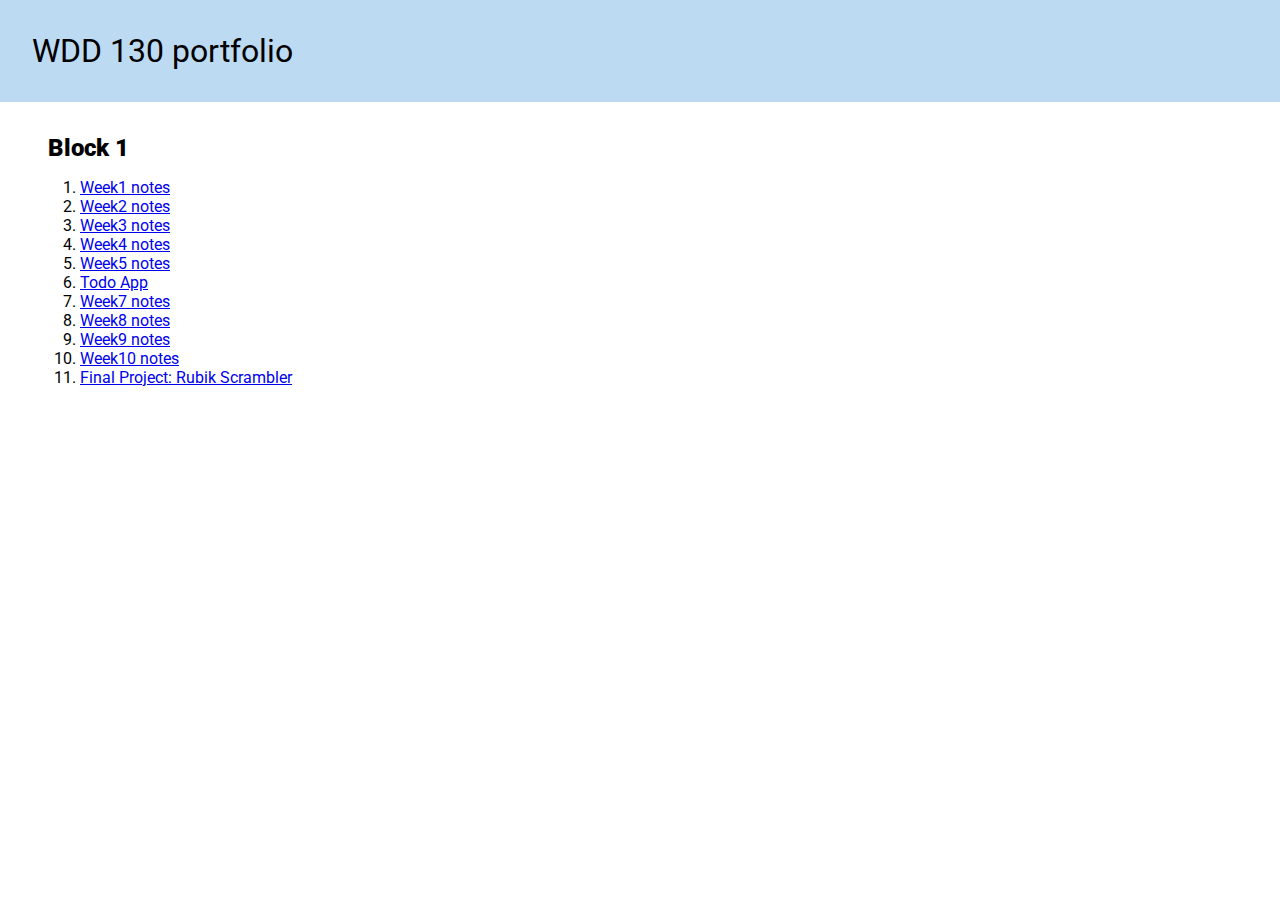
<file: index.html>
<!DOCTYPE html>
<html lang="en">
<head>
    <meta charset="UTF-8">
    <meta http-equiv="X-UA-Compatible" content="IE=edge">
    <meta name="viewport" content="width=device-width, initial-scale=1.0">
    <title>WDD 130 portfolio</title>
    <link rel="stylesheet" href="style.css">
</head>
<body>
    <header>
        <div class="header">
            <h1>WDD 130 portfolio</h1>
        </div>
    </header>

    <h2>Block 1</h2>

    <main>
    <div id='block1'></div>
    </main>


    <footer></footer>
</body>
<script src="main.js"></script>
</html>
</file>
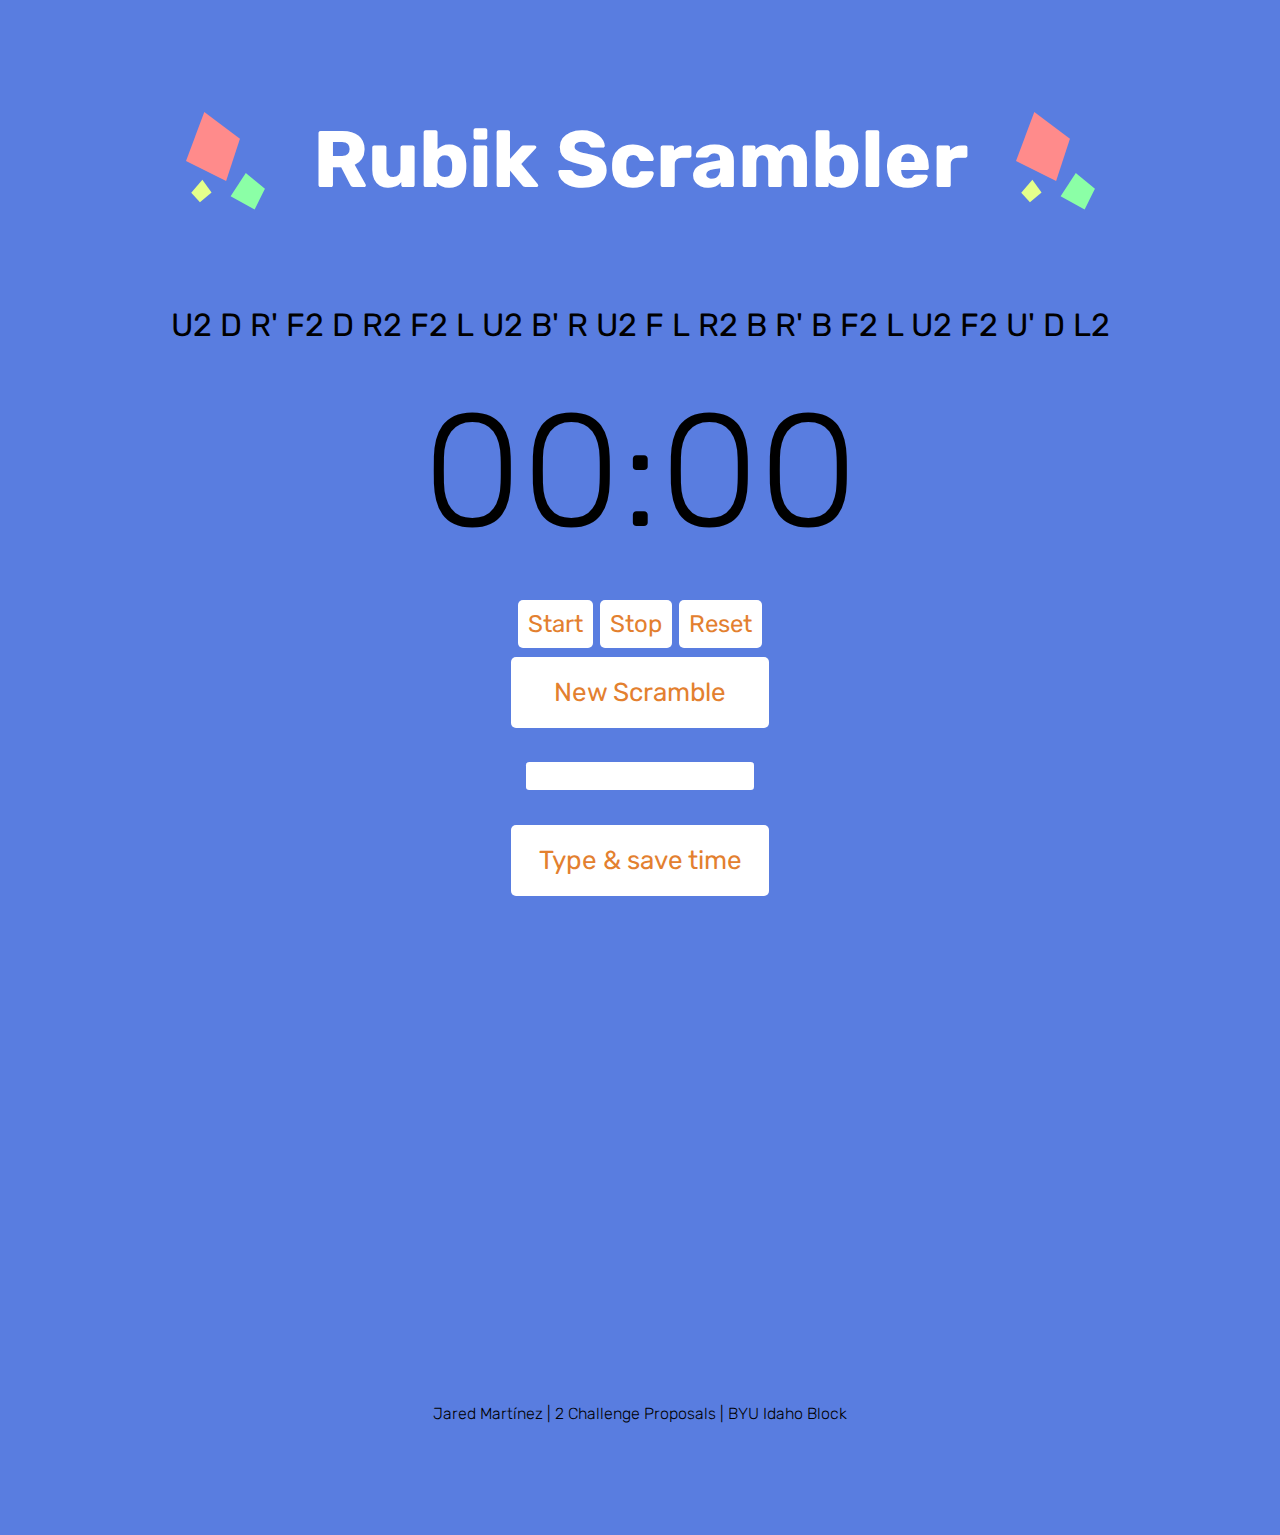
<file: RubikScrambler/index.html>
<!DOCTYPE html>
<html lang="en">
<head>
    <meta charset="UTF-8">
    <meta http-equiv="X-UA-Compatible" content="IE=edge">
    <meta name="viewport" content="width=device-width, initial-scale=1.0">
    <title>Rubik Scrambler</title>
    <link rel="stylesheet" href="style.css">
</head>
<body>
    <header>
        <img src="image.png" alt="graphic resource">
        <h1>Rubik Scrambler</h1>
        <img src="image.png" alt="graphic resource">
    </header>
    <main>
        <div id="main">
            <div id="scramble"></div>
            <p><span id="seconds">00</span>:<span id="tens">00</span></p>
            <div id="stopwatch">
                <button id="button-start">Start</button>
                <button id="button-stop">Stop</button>
                <button id="button-reset">Reset</button>
            </div>
            <button id="scramble-btn">New Scramble</button>
            
            <div class="container">
                <input id="textbox" type="text"><br>
                <ul id="listofitem" class="listofitem"></ul>
                <button id="save-btn">Type & save time</button>
            </div>


            
            <iframe id="spotify" style="border-radius:12px" src="https://open.spotify.com/embed/track/1dwTG4PVhiWzeu0fUfMMMb?utm_source=generator" width="100%" height="380" frameBorder="0" allowfullscreen="" allow="autoplay; clipboard-write; encrypted-media; fullscreen; picture-in-picture"></iframe>
        </div>
    </main>
    <footer>
        <p>Jared Martínez | 2 Challenge Proposals | BYU Idaho Block</p>
    </footer>
    <script src="save.js"></script>
    <script src="scramble.js"></script>
    <script src="stopwatch.js"></script>
</body>
</html>
</file>
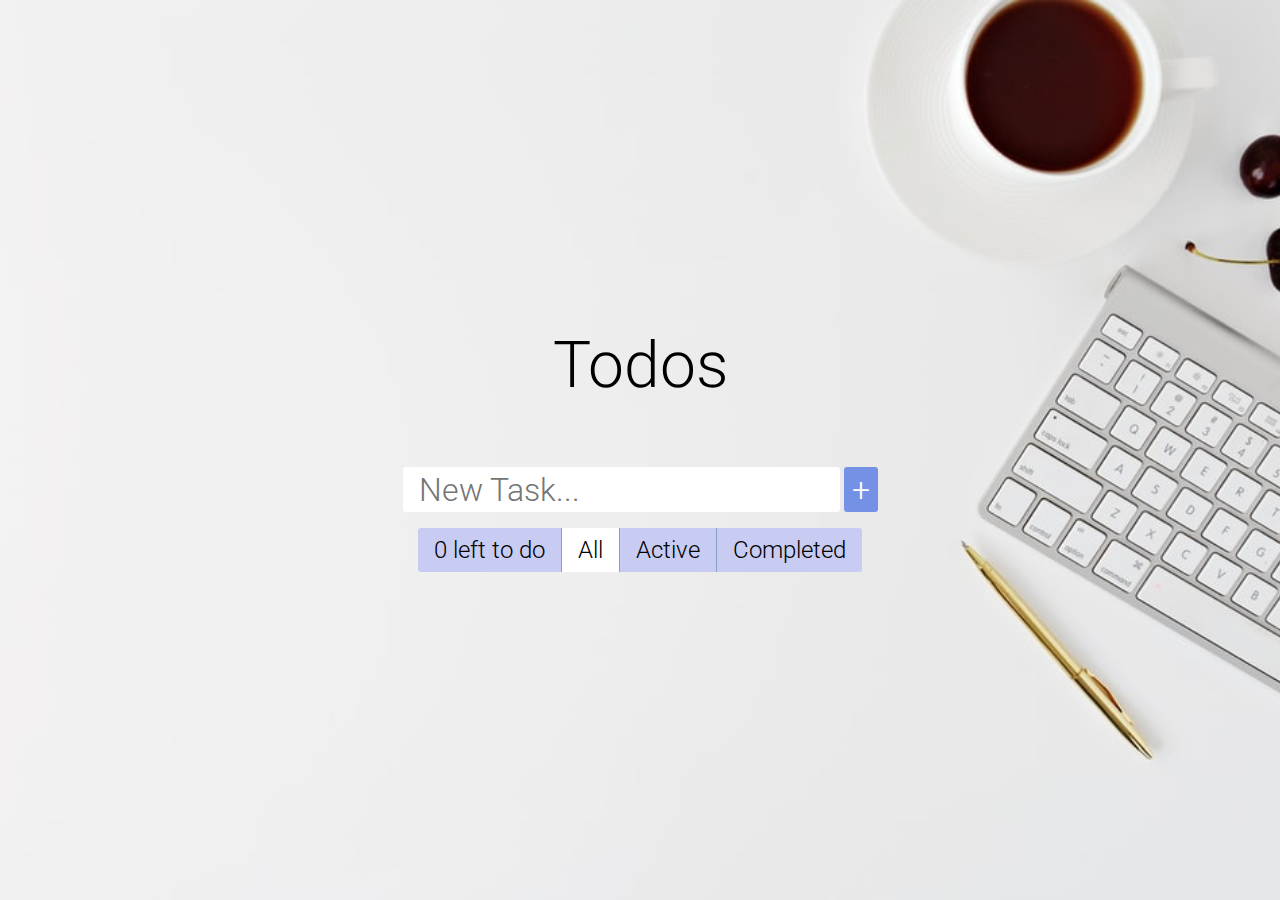
<file: todoapp/index.html>
<!DOCTYPE html>
<html lang="en">
<head>
    <meta charset="UTF-8">
    <meta http-equiv="X-UA-Compatible" content="IE=edge">
    <meta name="viewport" content="width=device-width, initial-scale=1.0">
    <link rel="stylesheet" href="style.css">
    <title>Todo App</title>
</head>
<body>
    <div class="container">
        <h1>Todos</h1>
        <div id="tasks"></div>
    </div>
    <main>

        <ul id="items"></ul>

        <form>
        <div id="newtask">
            <input type="text" placeholder="New Task..." id="input"/>
            <input type="button" value="+" id="push"/>
        </div>
        </form>
    </main>

    <footer>
        <div class="radio" id="my_input_buttons">
            <label class="radio__label" id="tasksLeftToDo">3 Tasks Left</label>
            <input class="radio__input" type="radio" value="all" name="filter" id="all" checked>
            <label class="radio__label" for="all">All</label>
            <input class="radio__input" type="radio" value="active" name="filter" id="active">
            <label class="radio__label" for="active">Active</label>
            <input class="radio__input" type="radio" value="completed" name="filter" id="completed">
            <label class="radio__label" for="completed">Completed</label>
        </div>
    </footer>

    <script src="ls.js" type="module"></script>
    <script src="todo.js" type="module"></script>
</body>
</html>
</file>
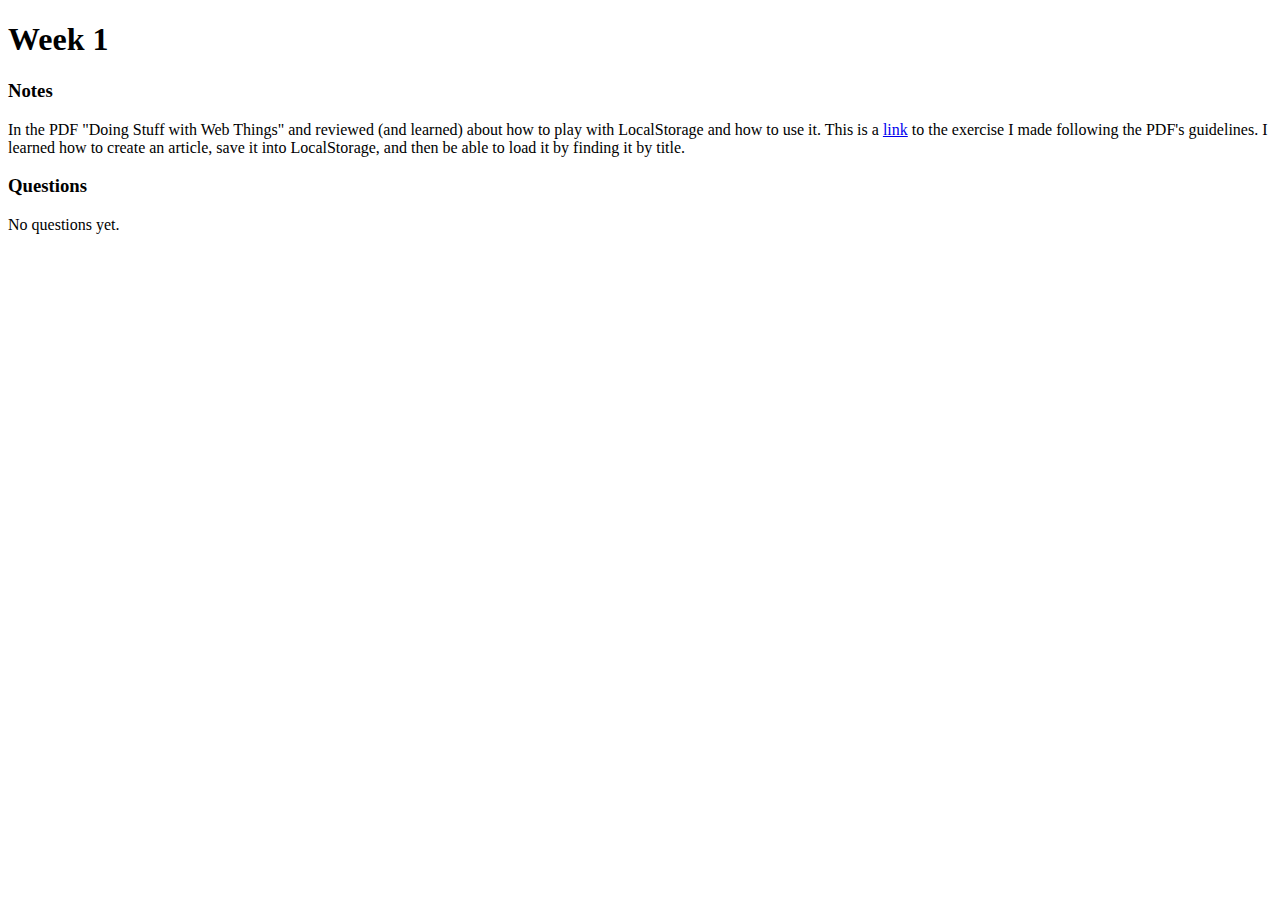
<file: week1/index.html>
<!DOCTYPE html>
<html lang="en">
<head>
    <meta charset="UTF-8">
    <meta http-equiv="X-UA-Compatible" content="IE=edge">
    <meta name="viewport" content="width=device-width, initial-scale=1.0">
    <title>WDD 330 portfolio</title>
</head>
<body>
    <header>
        <div class="header">
            <h1>Week 1</h1>
        </div>
        
        <h3>Notes</h3>
        <p>In the PDF "Doing Stuff with Web Things" and reviewed (and learned) about how to play with LocalStorage and how to use it. This is a <a href="doing_stuff/story_editor.html">link</a> to the exercise I made following the PDF's guidelines. I learned how to create an article, save it into LocalStorage, and then be able to load it by finding it by title.</p> 

        <h3>Questions</h3>
        <p>No questions yet.</p>

    </header>
</body>
</html>
</file>
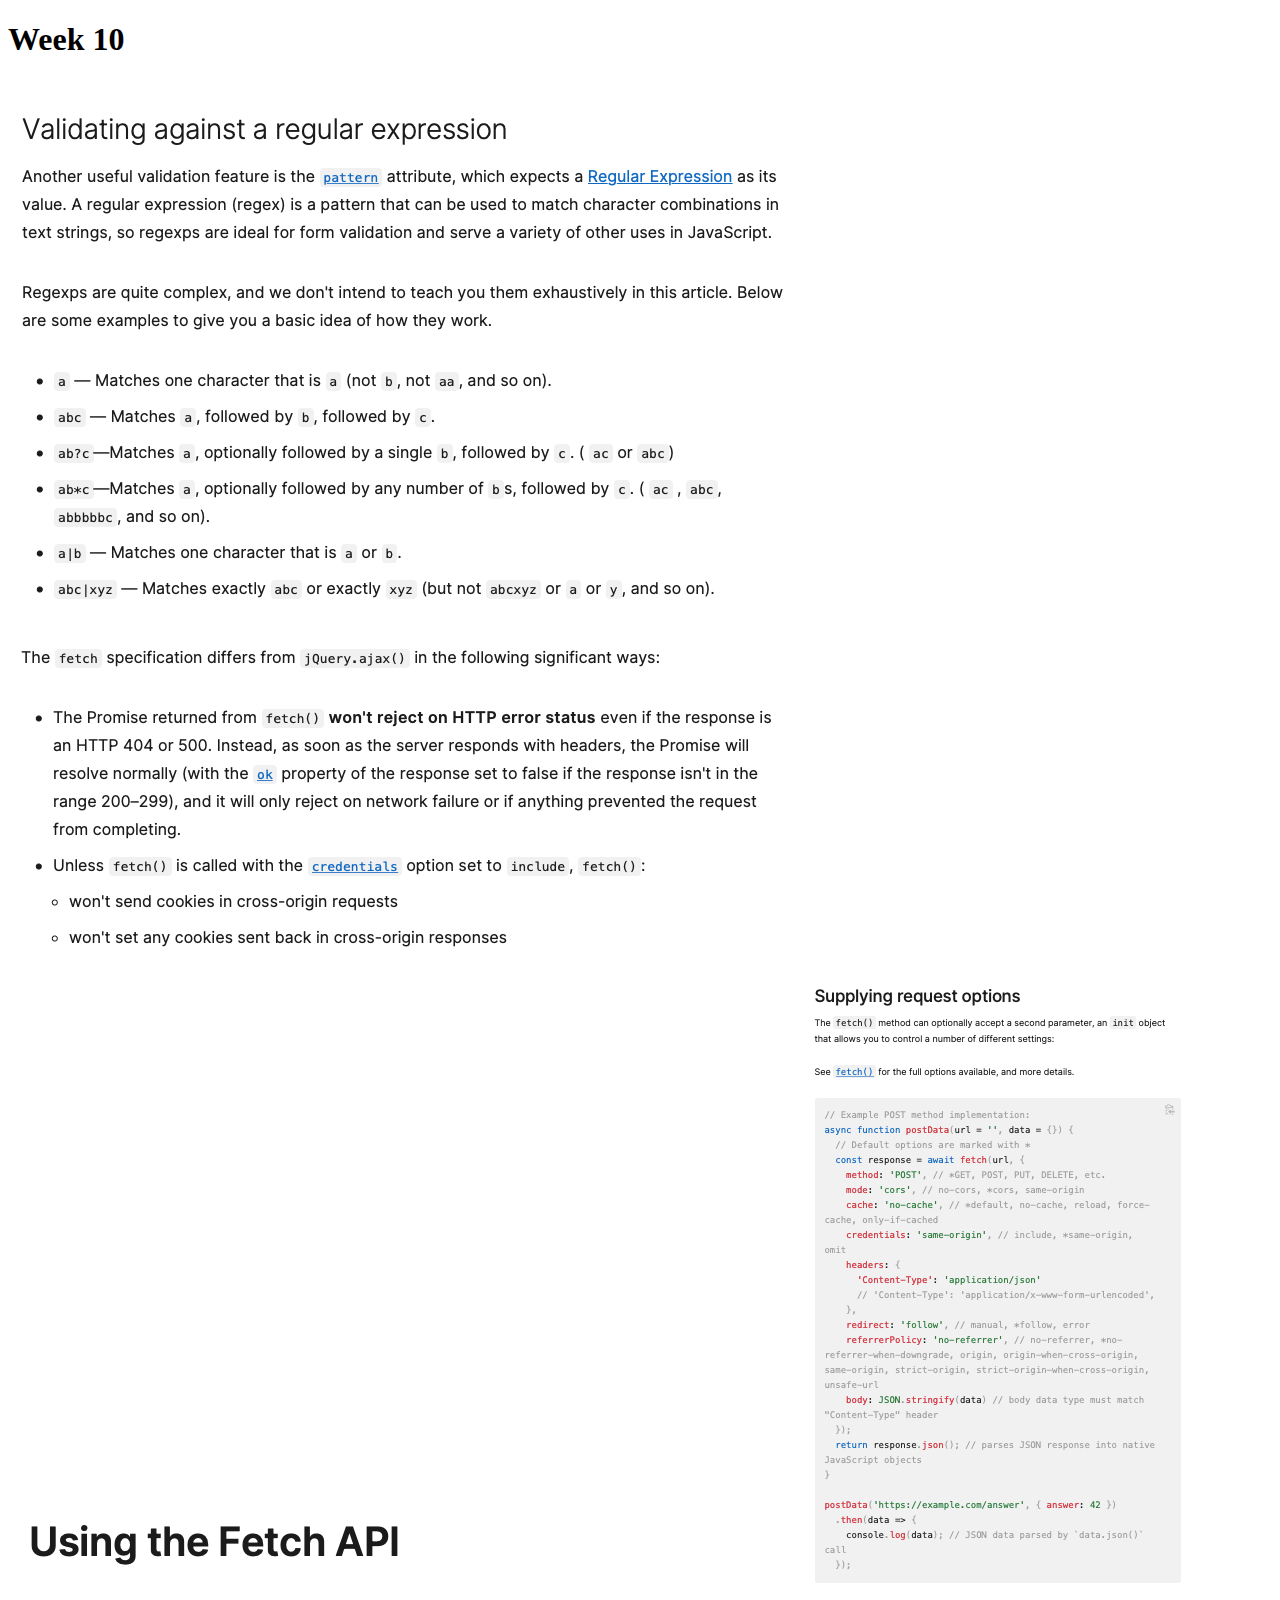
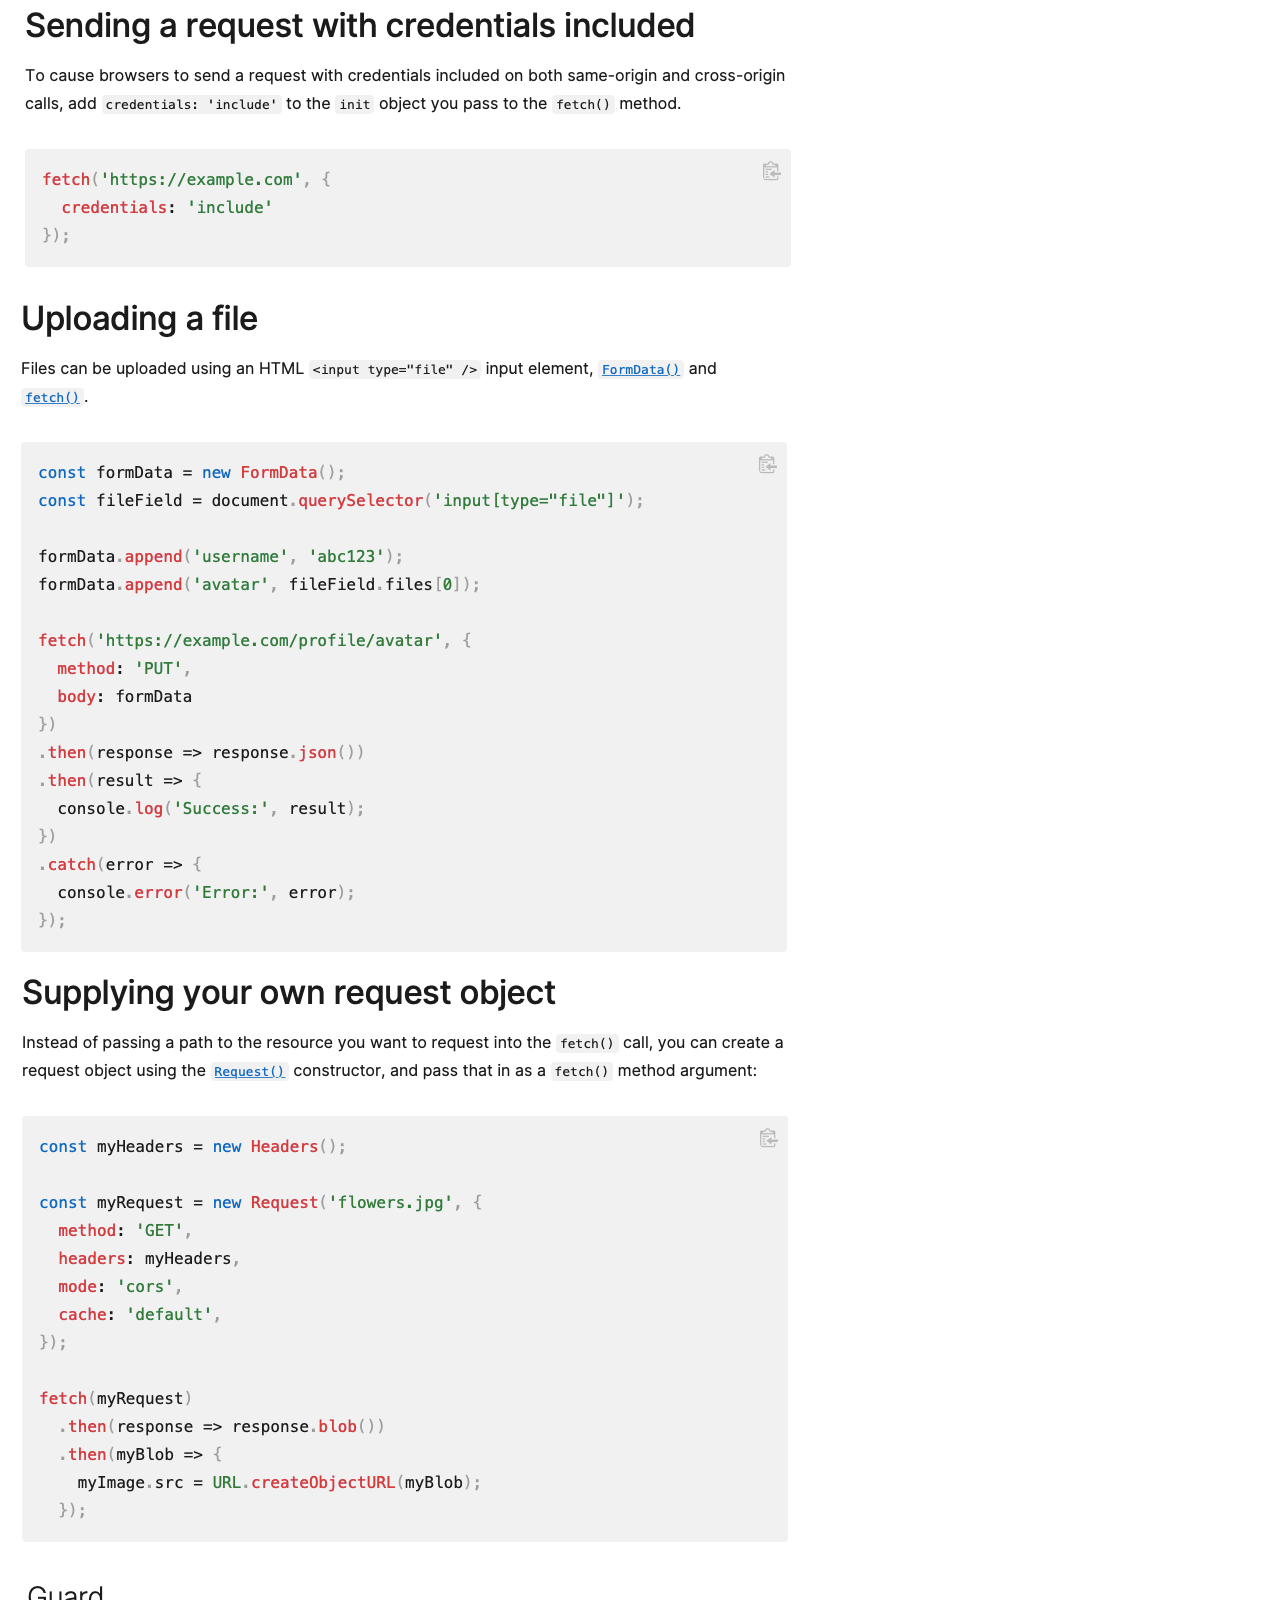
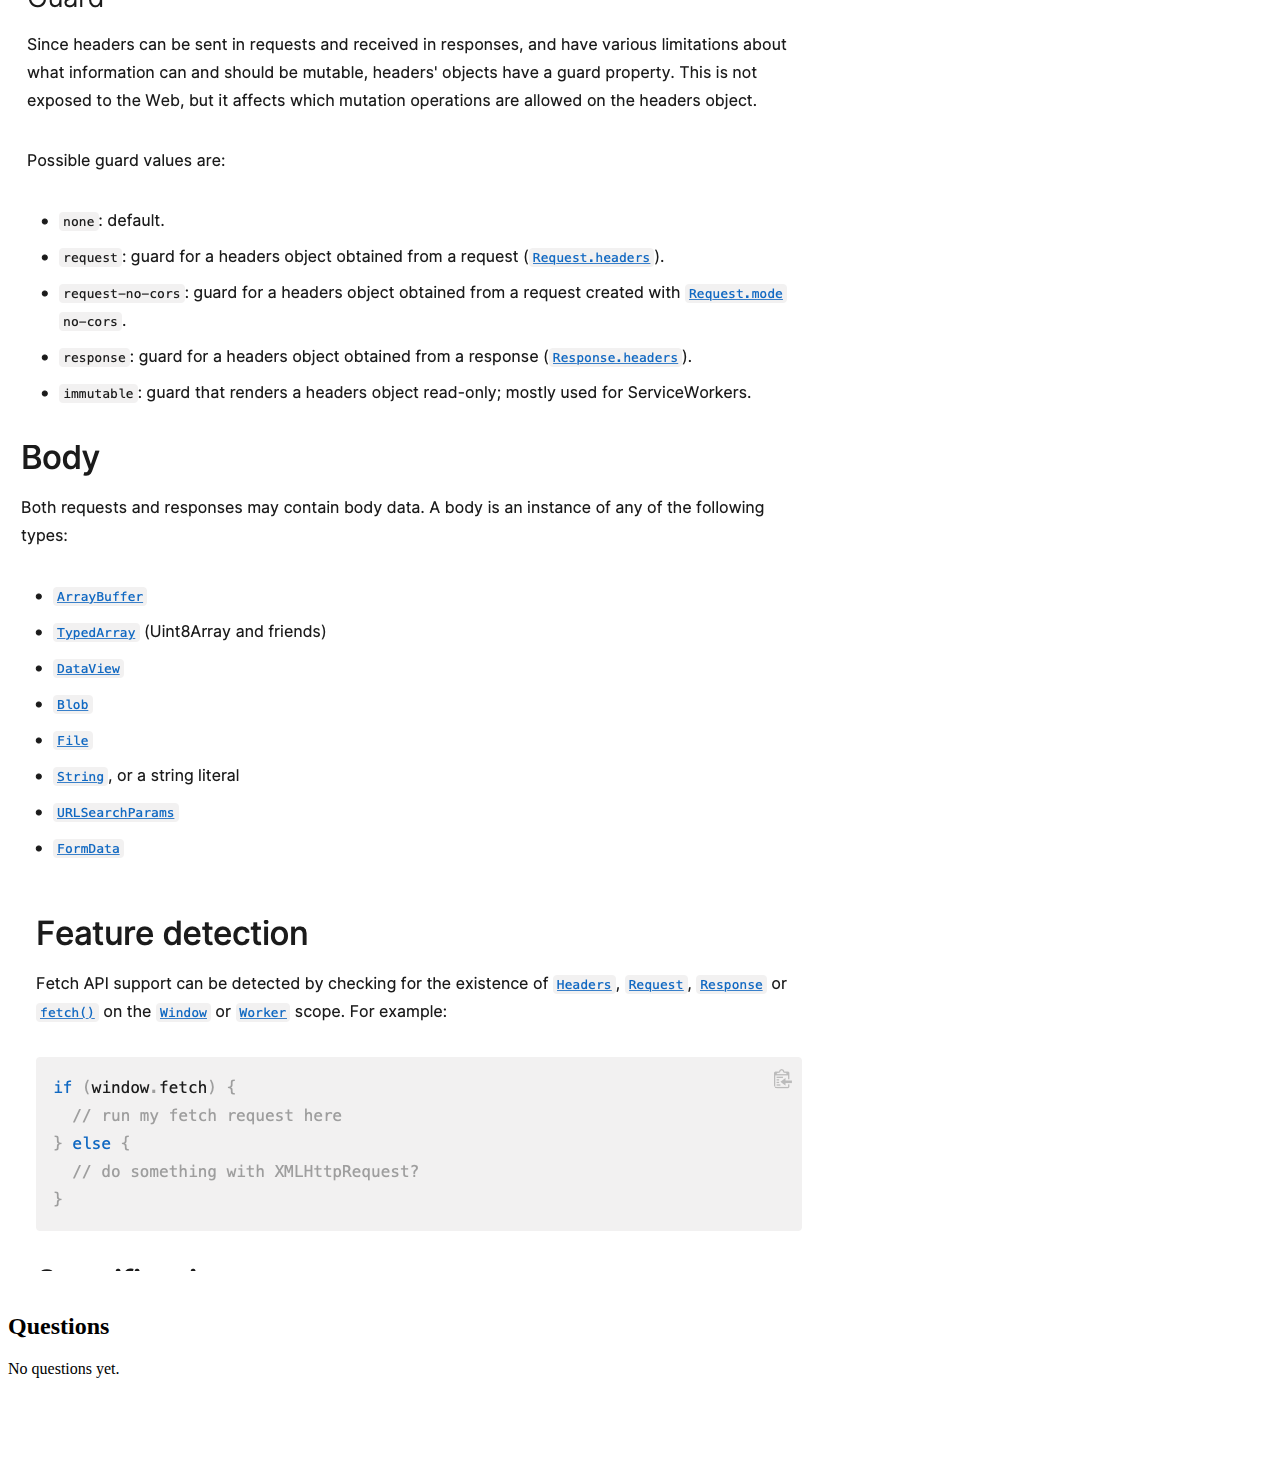
<file: week10/index.html>
<!DOCTYPE html>
<html lang="en">
<head>
    <meta charset="UTF-8">
    <meta http-equiv="X-UA-Compatible" content="IE=edge">
    <meta name="viewport" content="width=device-width, initial-scale=1.0">
    <title>WDD 330 portfolio</title>
</head>
<body>
    <main>
        <div class="header">
            <h1>Week 10</h1>
        </div>
        <br>

        <img src="1.png">
        <img src="2.png">
        <img src="3.png">
        <img src="4.png">
        <img src="5.png">
        <img src="6.png">
        <img src="7.png">
        <img src="8.png">
        <img src="9.png">
        <img src="10.png">
        
        <br>
        <br>
        
        <h2>Questions</h2>
        <p>No questions yet.</p>
        <br>
        <br>
        <br>
        <br>
        
    </main>
</body>
</html>
</file>
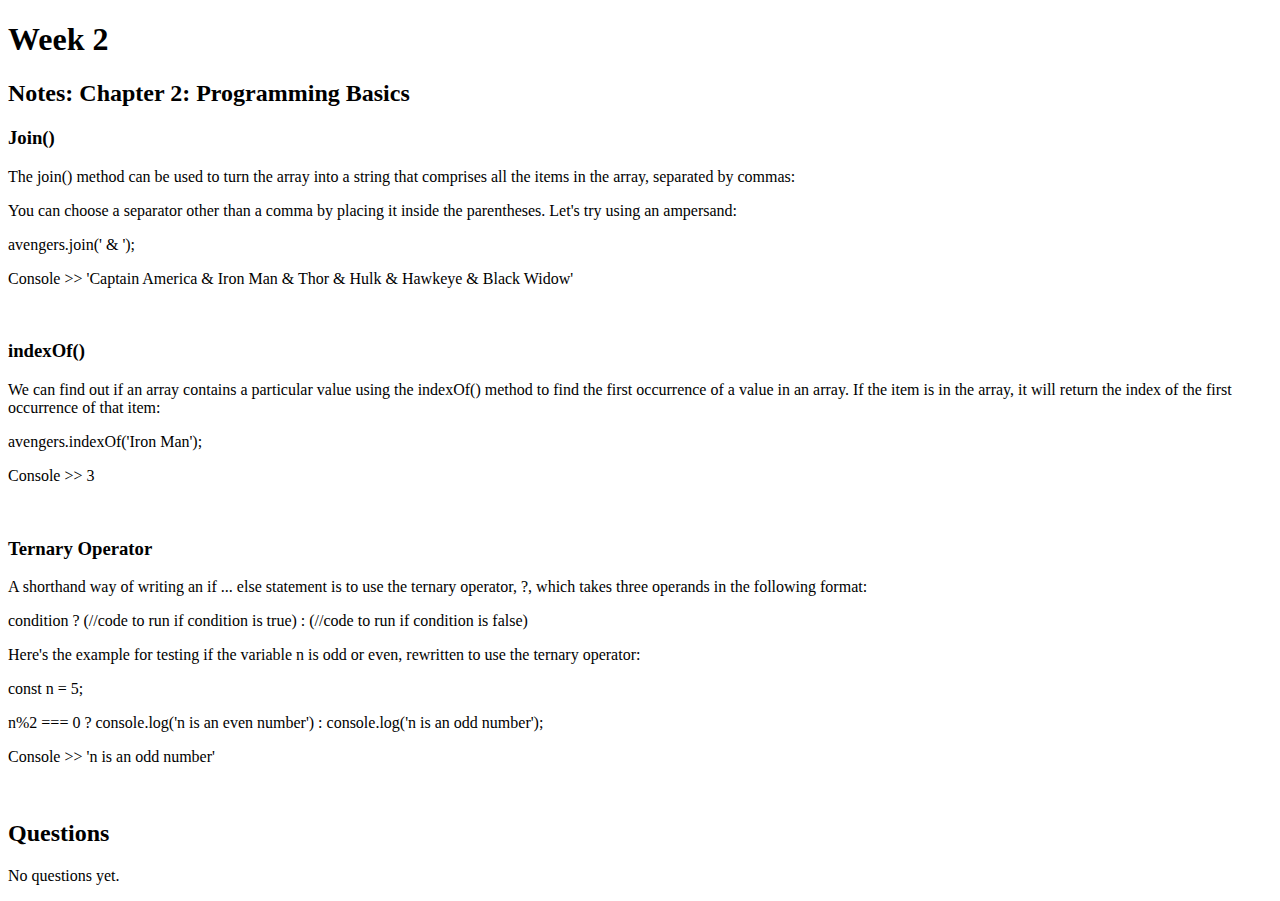
<file: week2/index.html>
<!DOCTYPE html>
<html lang="en">
<head>
    <meta charset="UTF-8">
    <meta http-equiv="X-UA-Compatible" content="IE=edge">
    <meta name="viewport" content="width=device-width, initial-scale=1.0">
    <title>WDD 330 portfolio</title>
</head>
<body>
    <header>
        <div class="header">
            <h1>Week 2</h1>
        </div>
        
        <h2>Notes: Chapter 2: Programming Basics</h2>
        <h3>Join()</h3>
        <p>The join() method can be used to turn the array into a string that comprises all the items in the array, separated by commas:</p>
        <p>You can choose a separator other than a comma by placing it inside the parentheses. Let's try using an ampersand:</p>
        <p>avengers.join(' & ');</p>
        <p>Console >> 'Captain America & Iron Man & Thor & Hulk & Hawkeye & Black Widow'</p> 
        <br>
        <h3>indexOf()</h3>
        <p>We can find out if an array contains a particular value using the indexOf() method to find the first occurrence of a value in an array. If the item is in the array, it will return the index of the first occurrence of that item:</p>
        <p>avengers.indexOf('Iron Man');</p>
        <p>Console >> 3</p> 
        <br>
        <h3>Ternary Operator</h3>
        <p>A shorthand way of writing an if ... else statement is to use the ternary operator, ?, which takes three operands in the following format:</p>
        <p>condition ? (//code to run if condition is true) : (//code to run if condition is false)</p>
        <p>Here's the example for testing if the variable n is odd or even, rewritten to use the ternary operator:</p>
        <p>const n = 5;</p>
        <p>n%2 === 0 ? console.log('n is an even number') : console.log('n is an odd number');</p>
        <p>Console >> 'n is an odd number'</p> 
        <br>
        
        <h2>Questions</h2>
        <p>No questions yet.</p>

    </header>
</body>
</html>
</file>
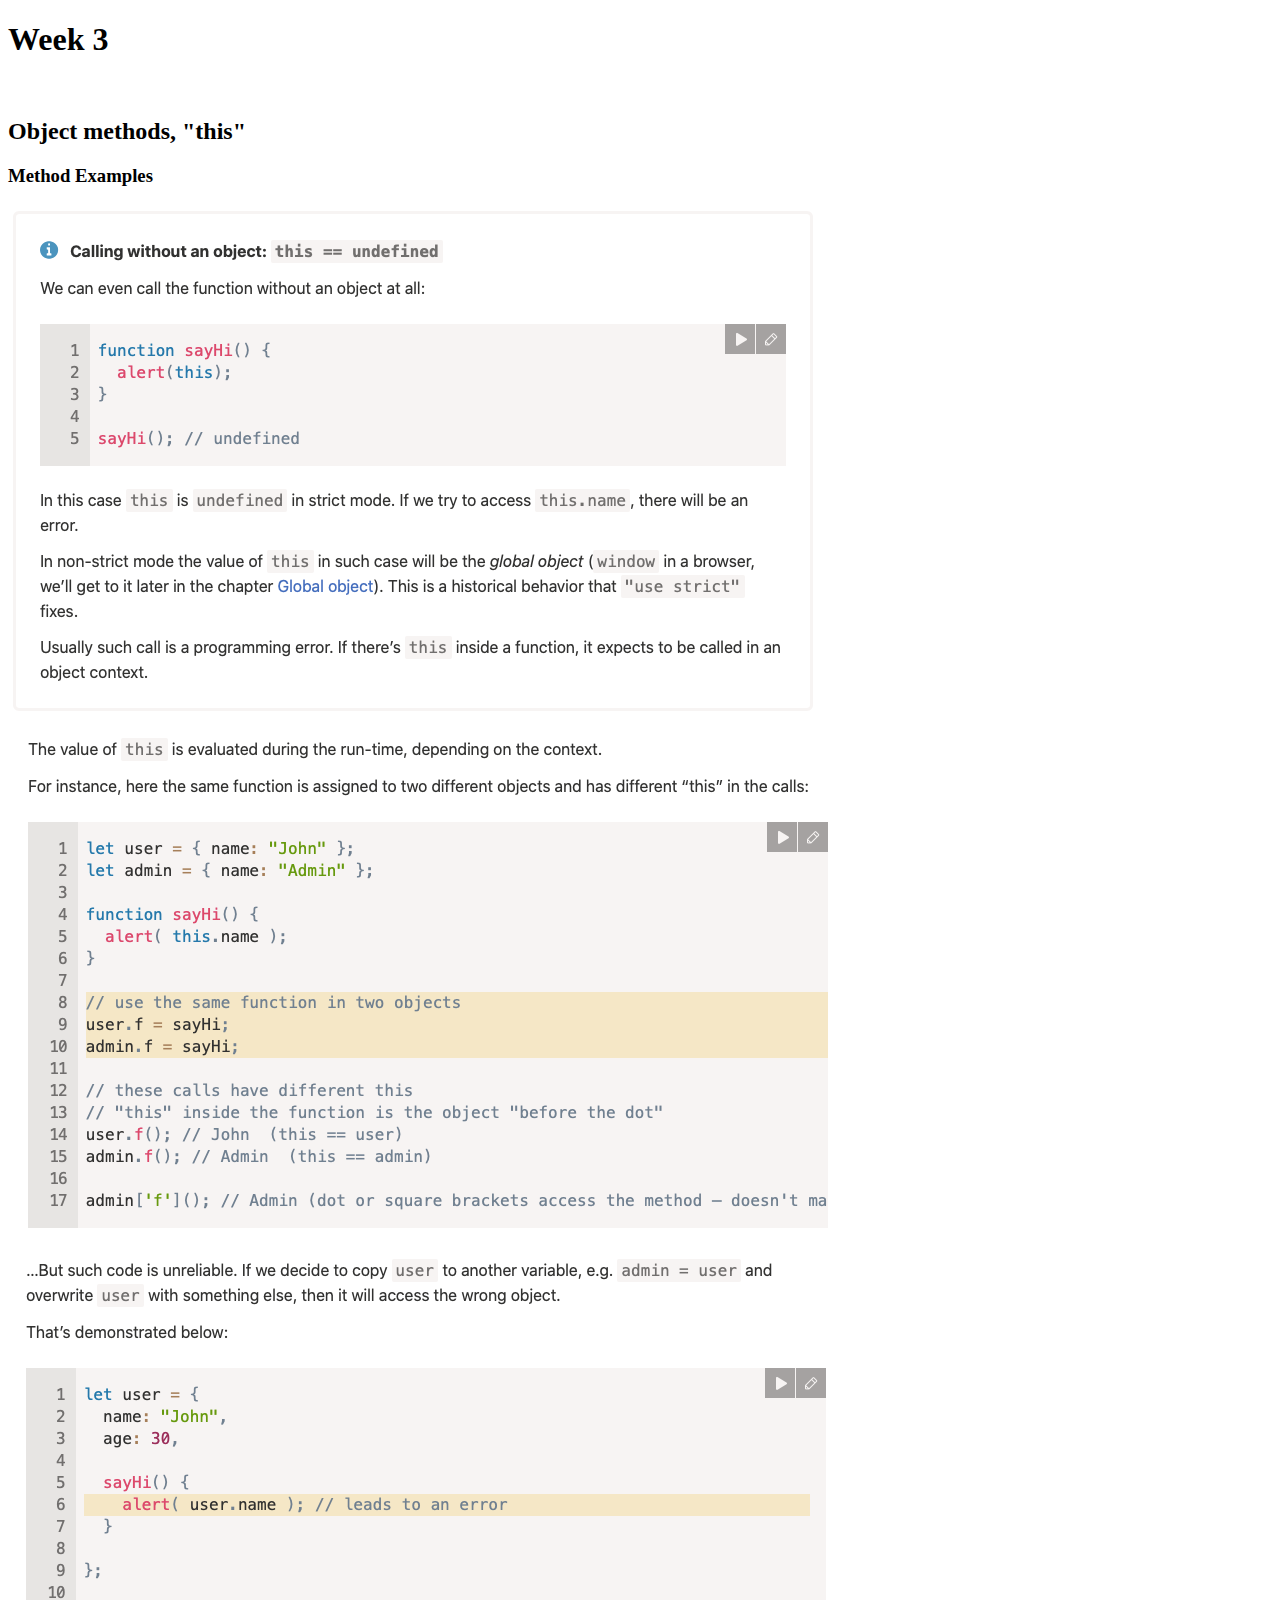
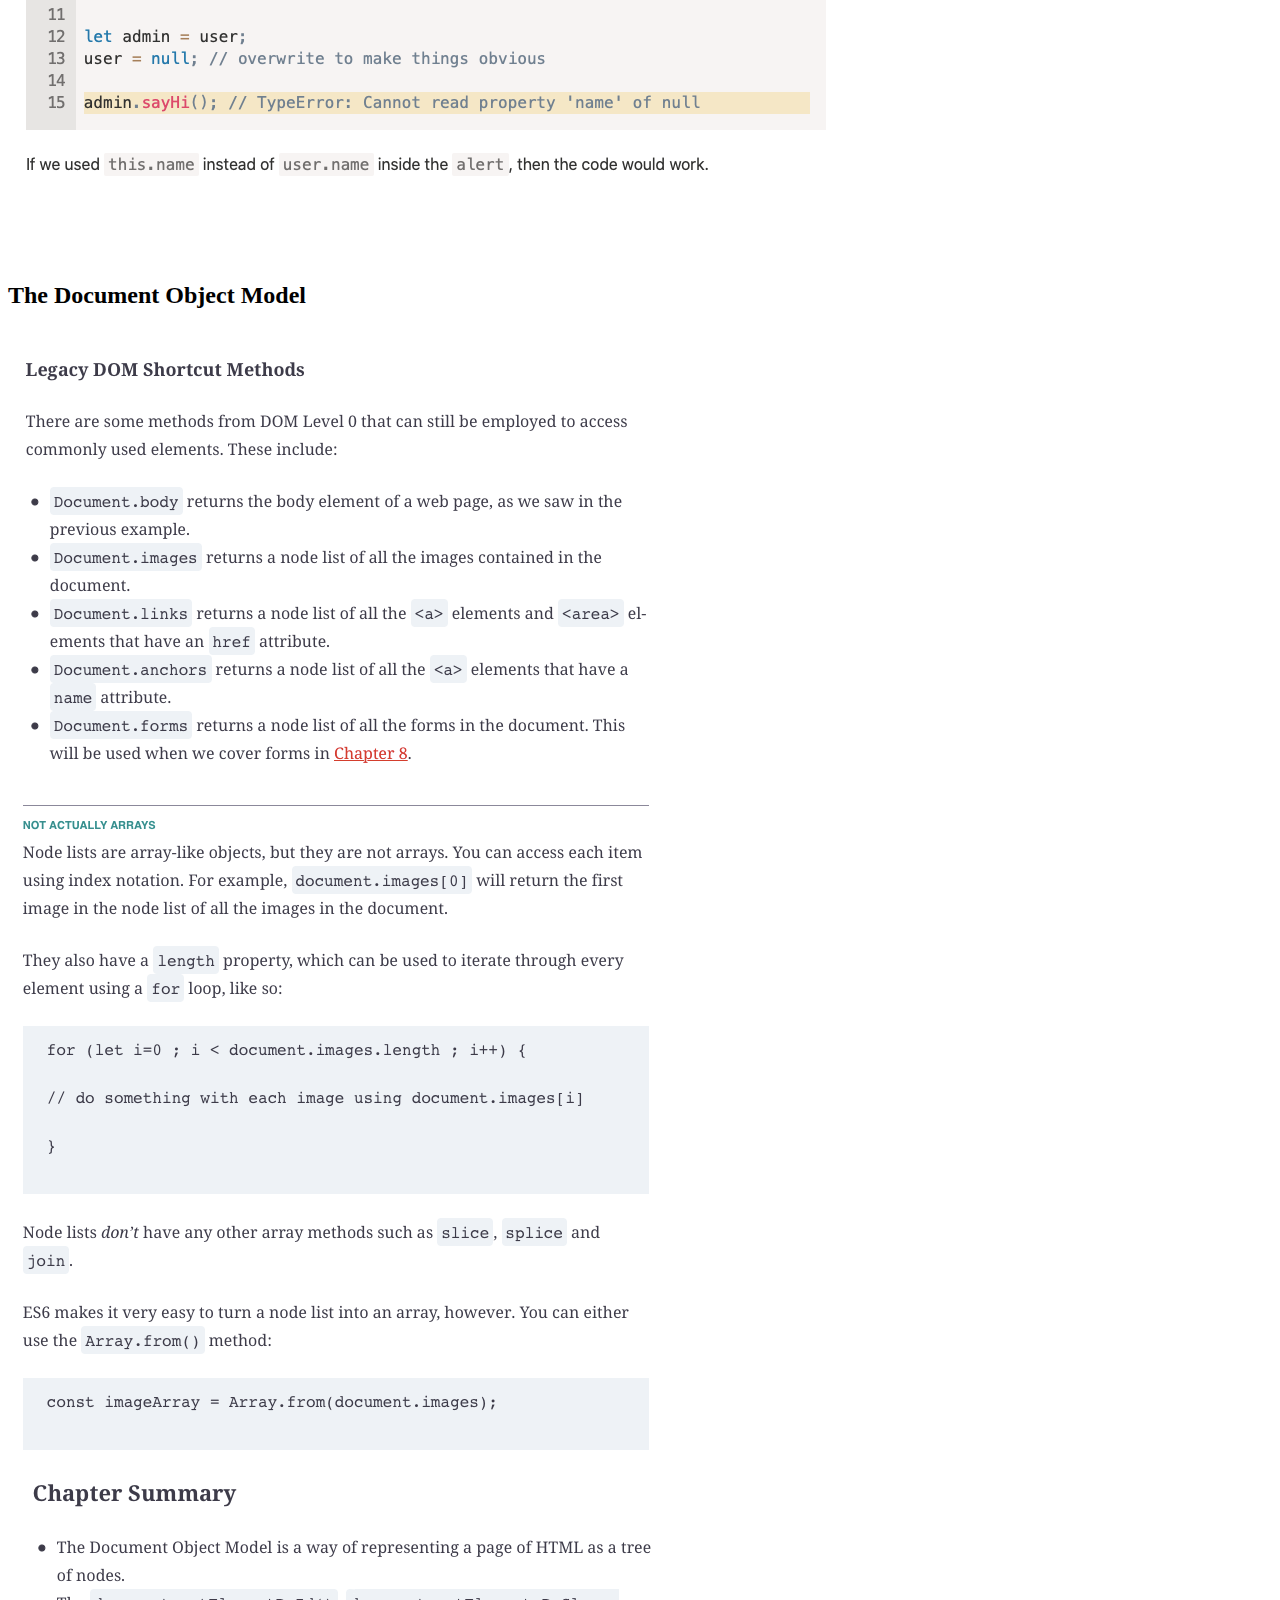
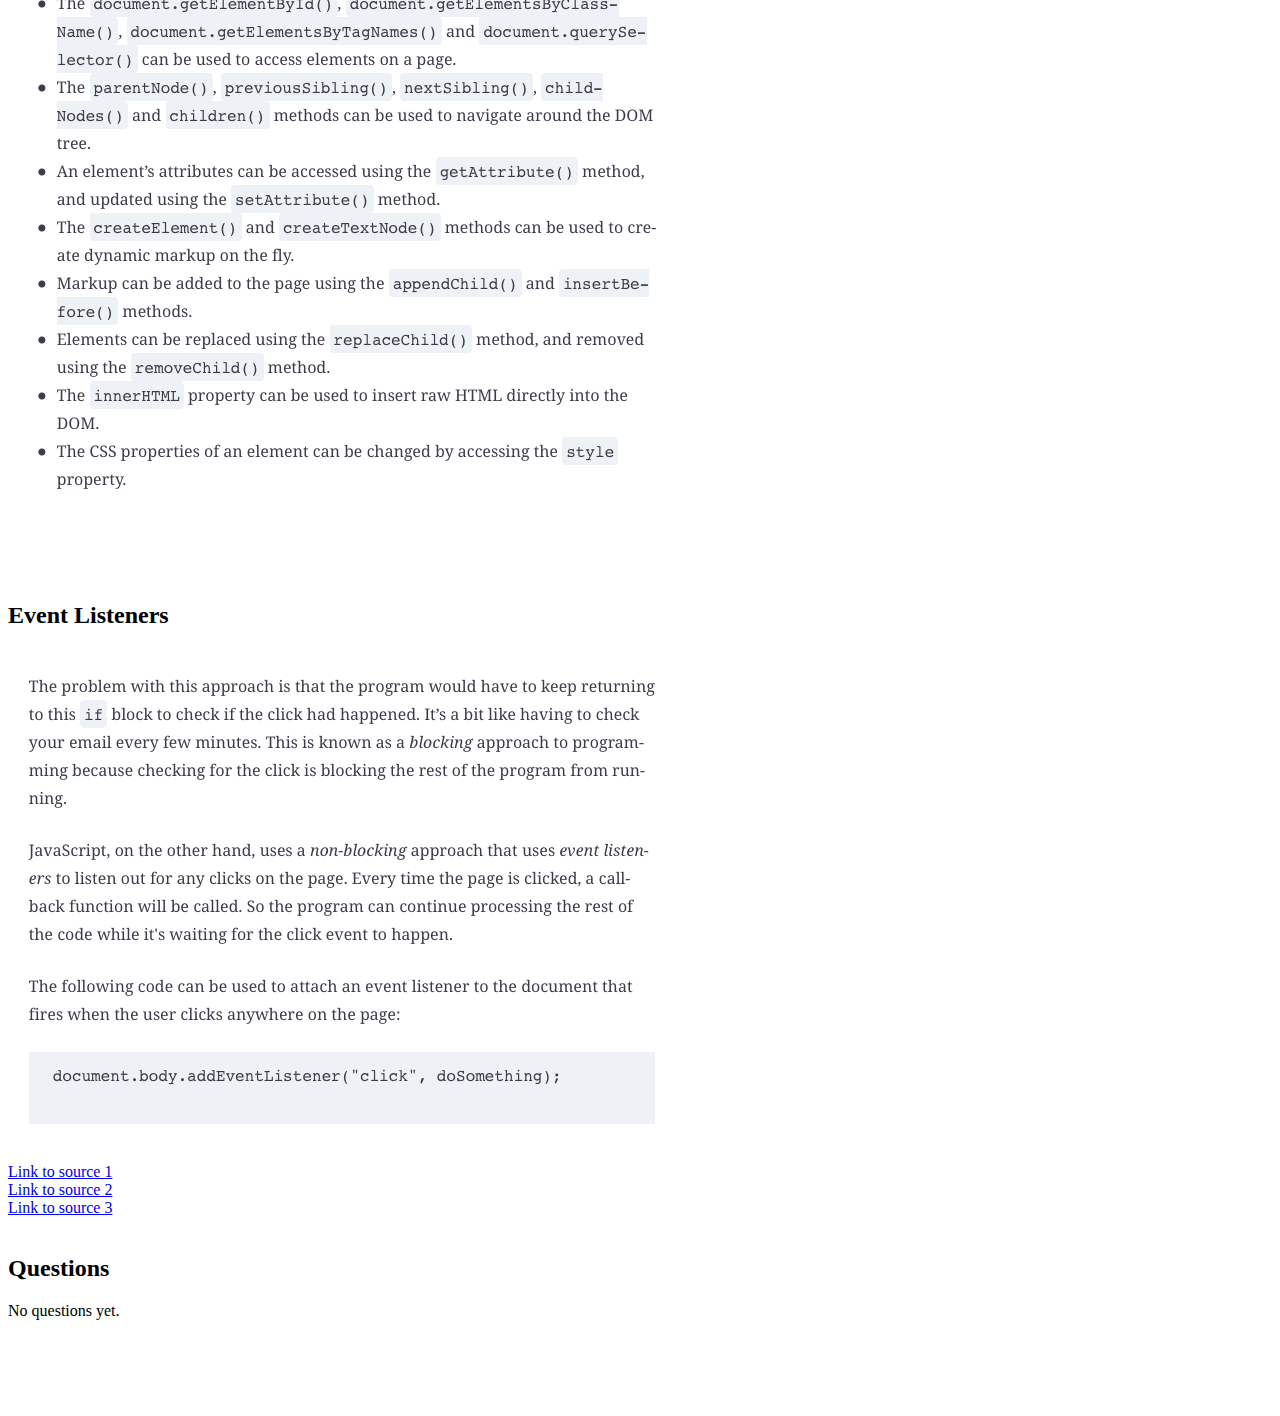
<file: week3/index.html>
<!DOCTYPE html>
<html lang="en">
<head>
    <meta charset="UTF-8">
    <meta http-equiv="X-UA-Compatible" content="IE=edge">
    <meta name="viewport" content="width=device-width, initial-scale=1.0">
    <title>WDD 330 portfolio</title>
</head>
<body>
    <main>
        <div class="header">
            <h1>Week 3</h1>
        </div>
        <br>
        
        <h2>Object methods, "this"</h2>
        <h3>Method Examples</h3>
        <img src="image1.png">
        <img src="image2.png">
        <img src="image3.png">
        
        <br>
        <br>
        <br>
        <br>
        <br>
        <h2>The Document Object Model</h2>
        <br>
        <img src="image4.png"><br>
        <img src="image5.png"><br>
        <img src="image6.png">

        <br>
        <br>
        <br>
        <br>
        <br>
        <h2>Event Listeners</h2>
        <br>
        <img src="image7.png">

        <br>
        <br>
        <a href="https://javascript.info/object-methods">Link to source 1</a>
        <br>
        <a href="https://learning.oreilly.com/library/view/javascript-novice-to/9781492023623/Text/ch6.html#legacy-dom-shortcut-methods">Link to source 2</a>
        <br>
        <a href="https://learning.oreilly.com/library/view/javascript-novice-to/9781492023623/Text/ch7.html#inline-event-handlers-inline-events-handlers-">Link to source 3</a>
        <br>
        <br>
        
        <h2>Questions</h2>
        <p>No questions yet.</p>
        <br>
        <br>
        <br>
        <br>
        
    </main>
</body>
</html>
</file>
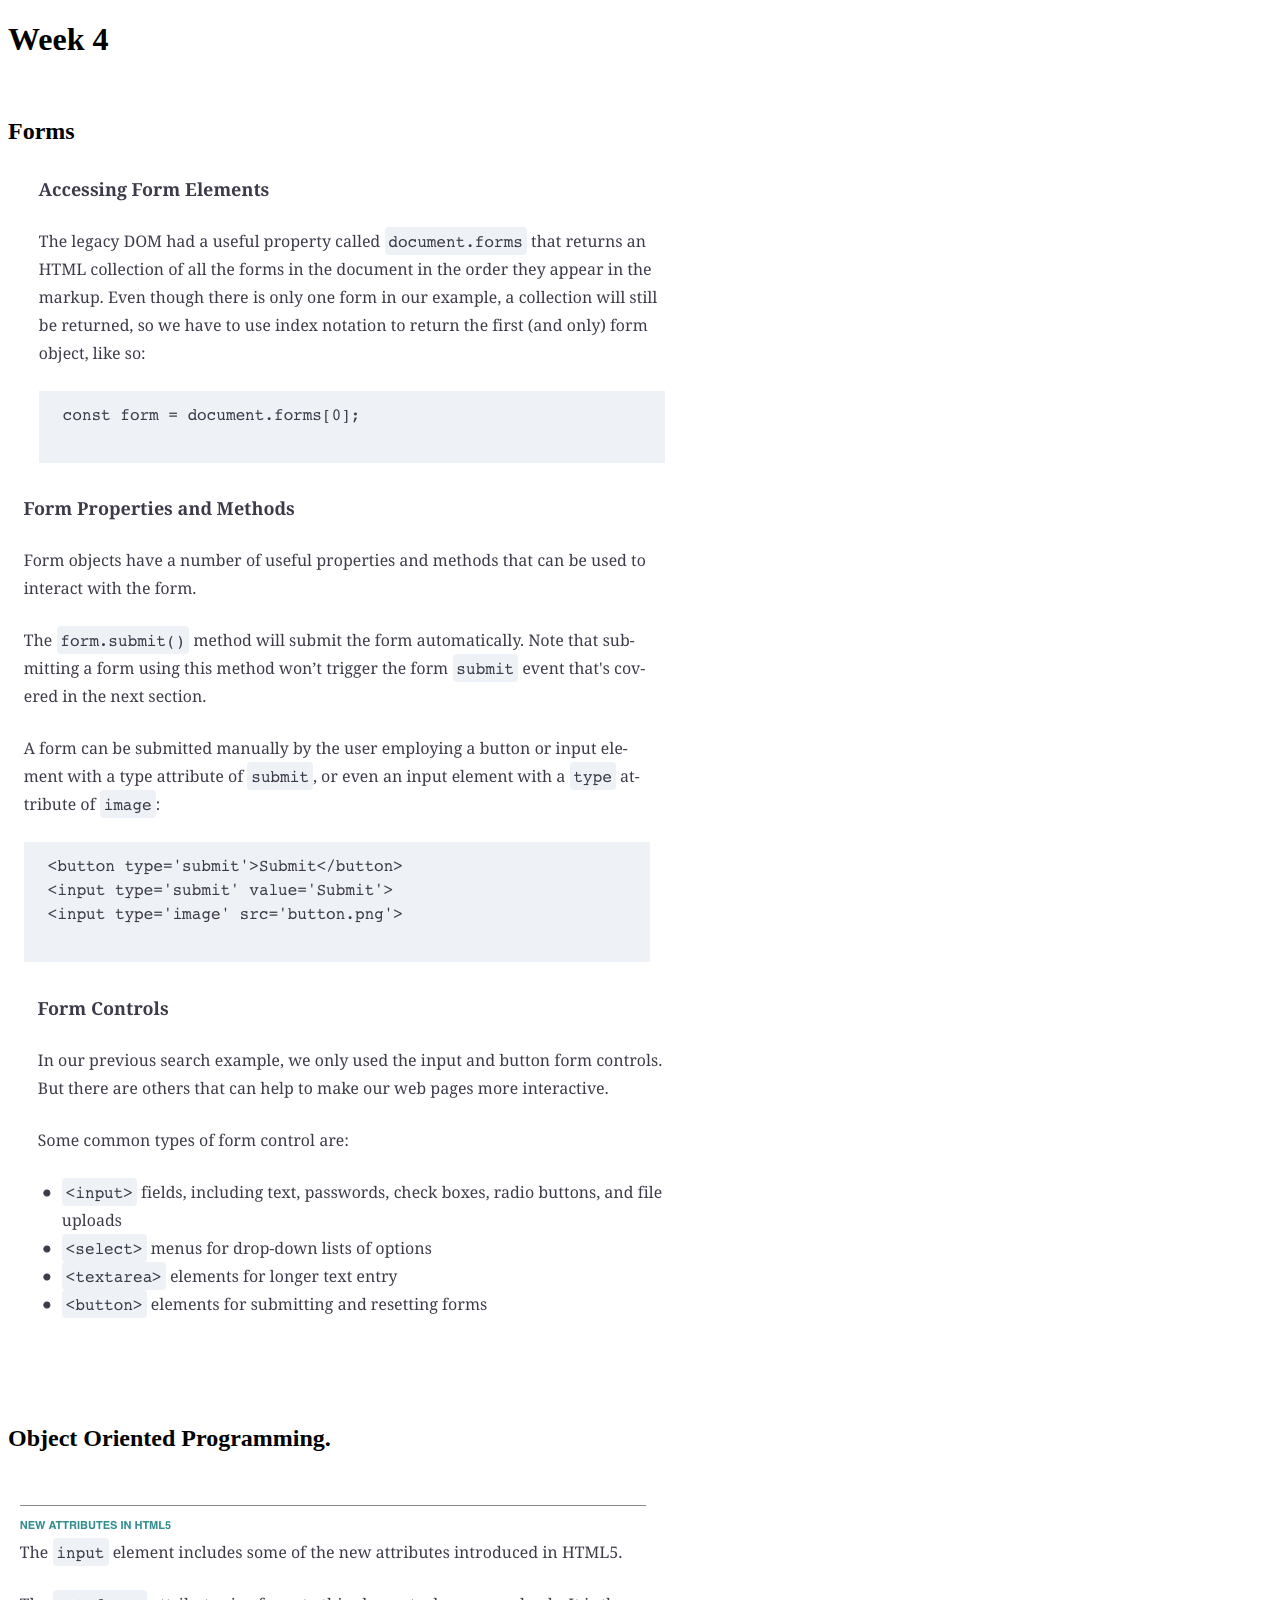
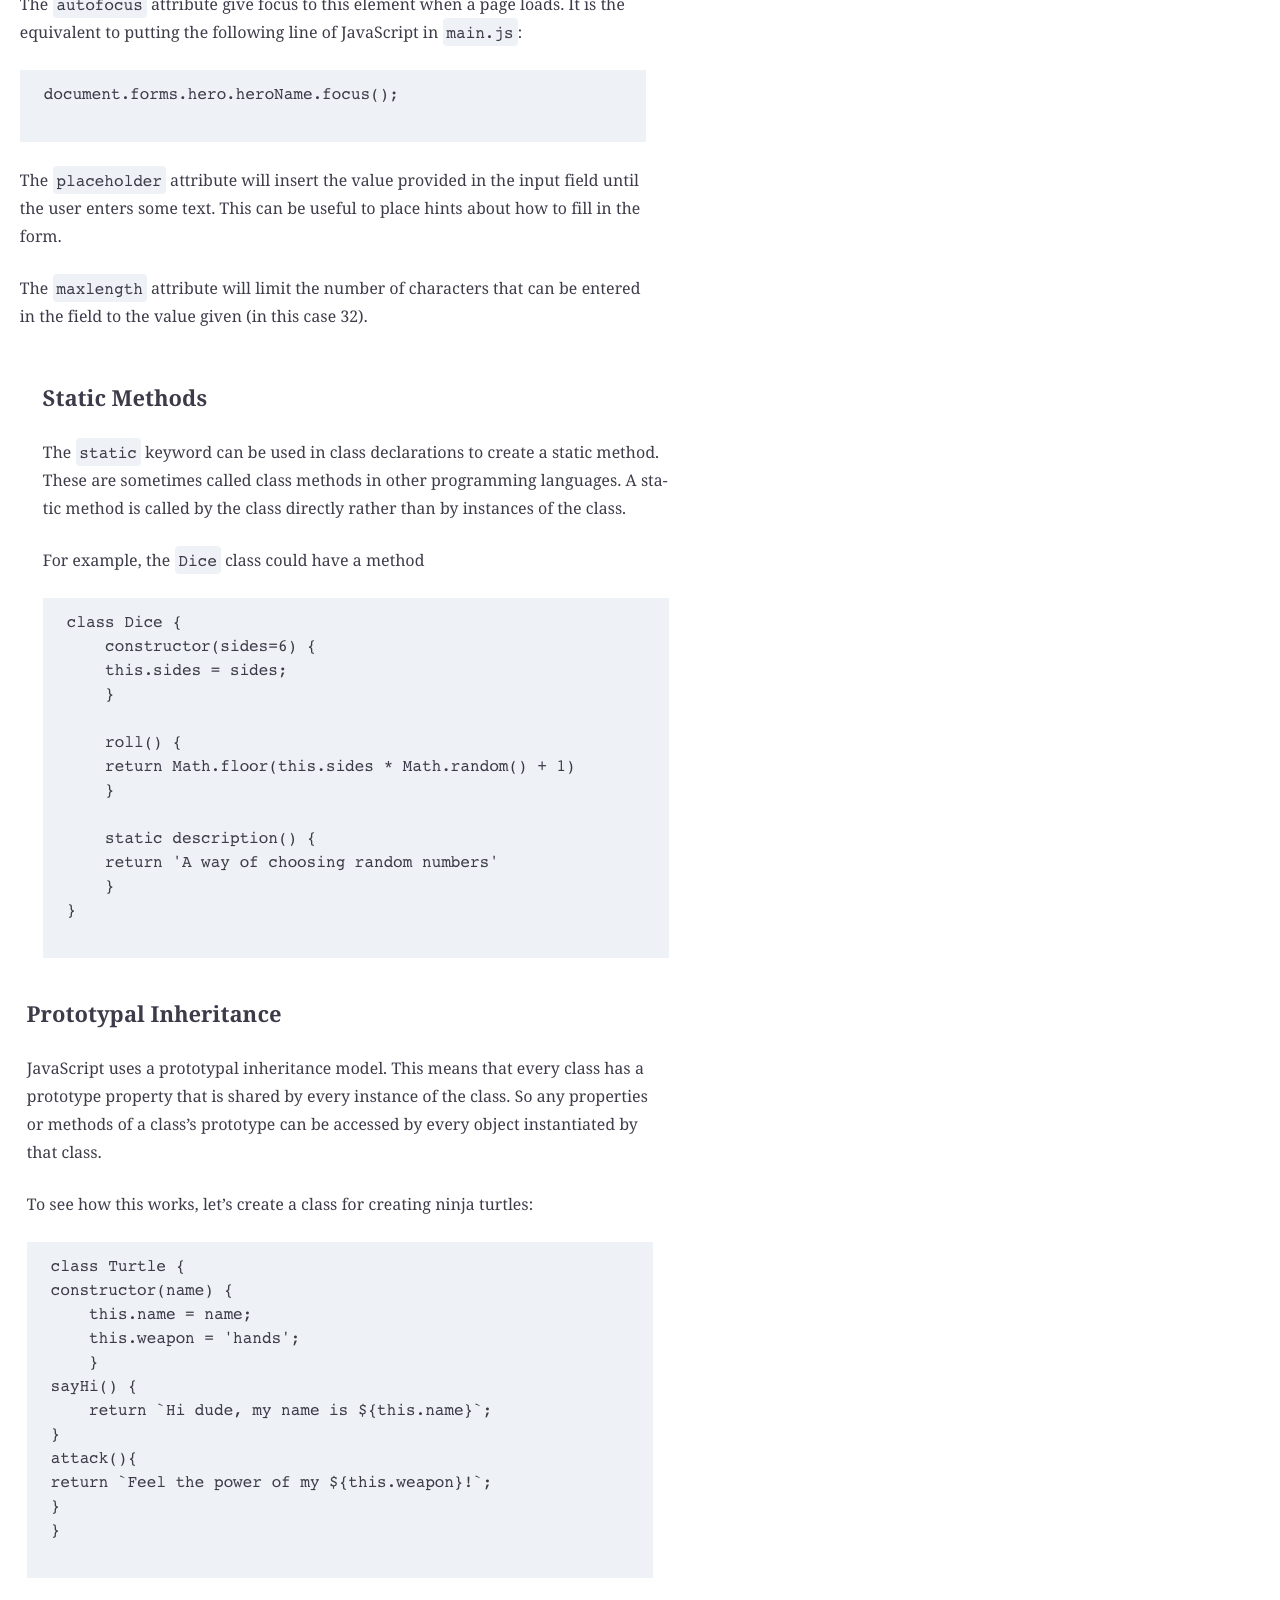
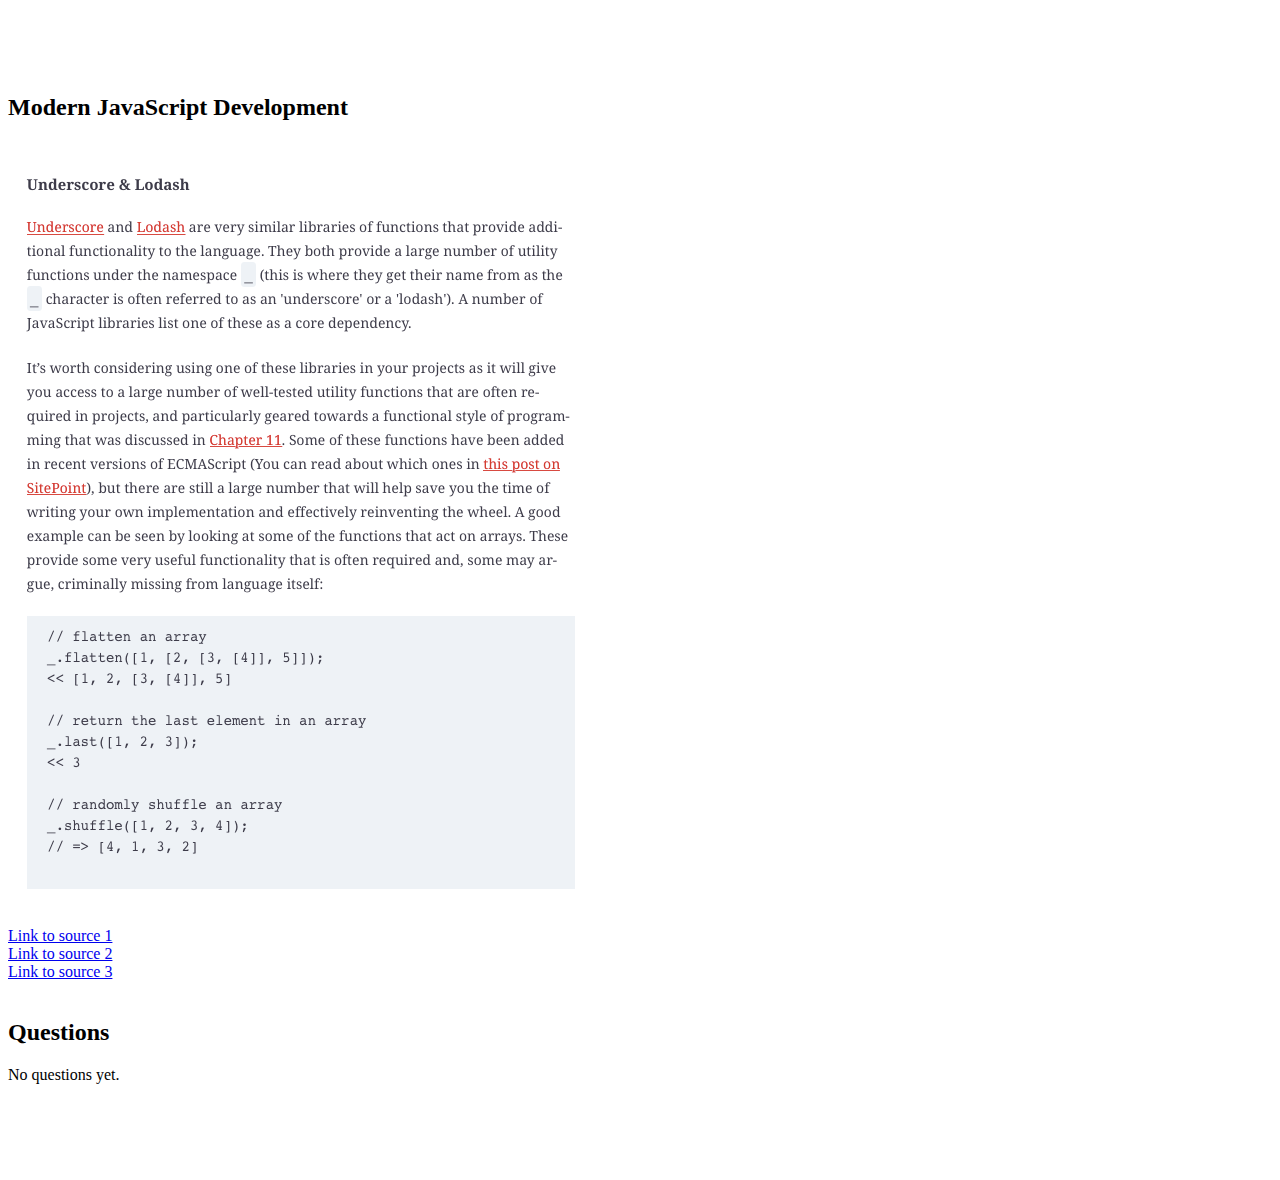
<file: week4/index.html>
<!DOCTYPE html>
<html lang="en">
<head>
    <meta charset="UTF-8">
    <meta http-equiv="X-UA-Compatible" content="IE=edge">
    <meta name="viewport" content="width=device-width, initial-scale=1.0">
    <title>WDD 330 portfolio</title>
</head>
<body>
    <main>
        <div class="header">
            <h1>Week 4</h1>
        </div>
        <br>
        
        <h2>Forms</h2>
        <img src="1.png">
        <br>
        <img src="2.png">
        <br>
        <img src="3.png">
        
        <br>
        <br>
        <br>
        <br>
        <br>
        <h2>Object Oriented Programming.</h2>
        <br>
        <img src="4.png"><br>
        <br>
        <img src="5.png"><br>
        <br>
        <img src="6.png">

        <br>
        <br>
        <br>
        <br>
        <br>
        <h2>Modern JavaScript Development</h2>
        <br>
        <img src="7.png">

        <br>
        <br>
        <a href="https://javascript.info/object-methods">Link to source 1</a>
        <br>
        <a href="https://learning.oreilly.com/library/view/javascript-novice-to/9781492023623/Text/ch6.html#legacy-dom-shortcut-methods">Link to source 2</a>
        <br>
        <a href="https://learning.oreilly.com/library/view/javascript-novice-to/9781492023623/Text/ch7.html#inline-event-handlers-inline-events-handlers-">Link to source 3</a>
        <br>
        <br>
        
        <h2>Questions</h2>
        <p>No questions yet.</p>
        <br>
        <br>
        <br>
        <br>
        
    </main>
</body>
</html>
</file>
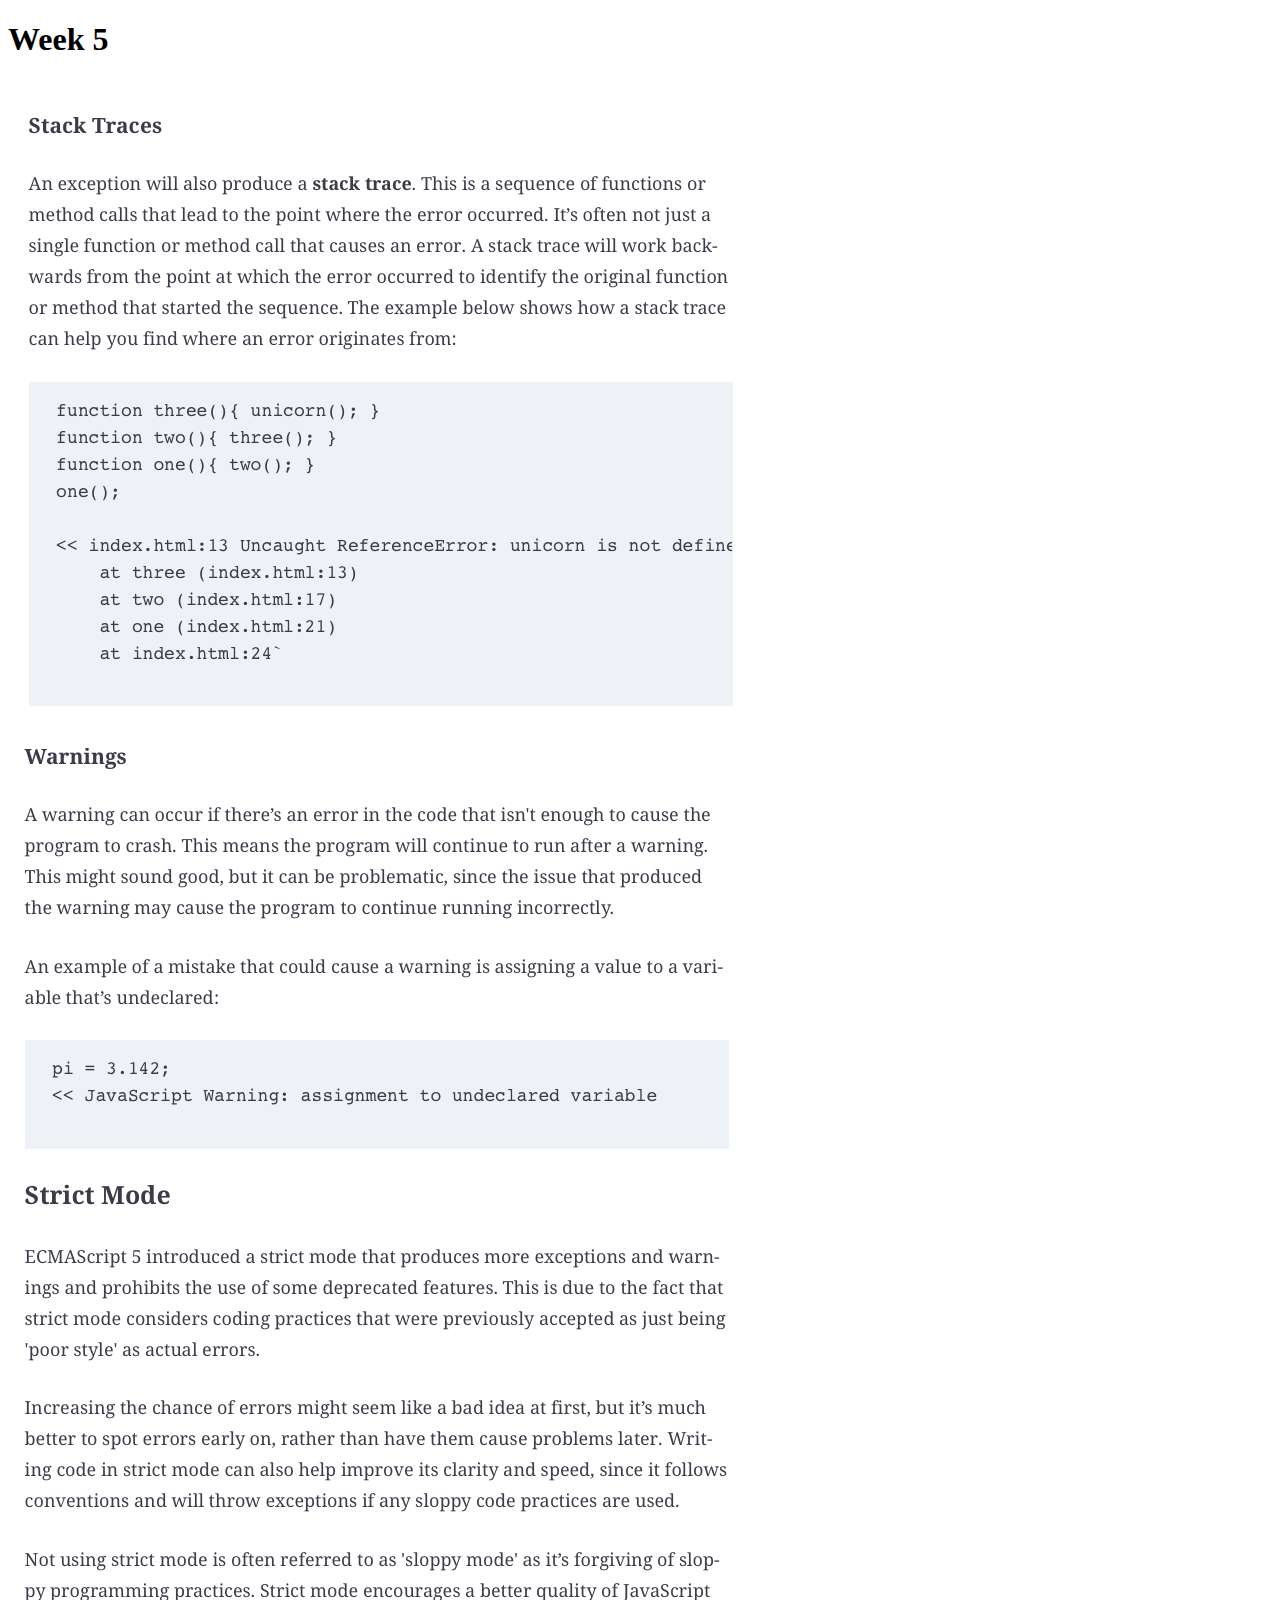
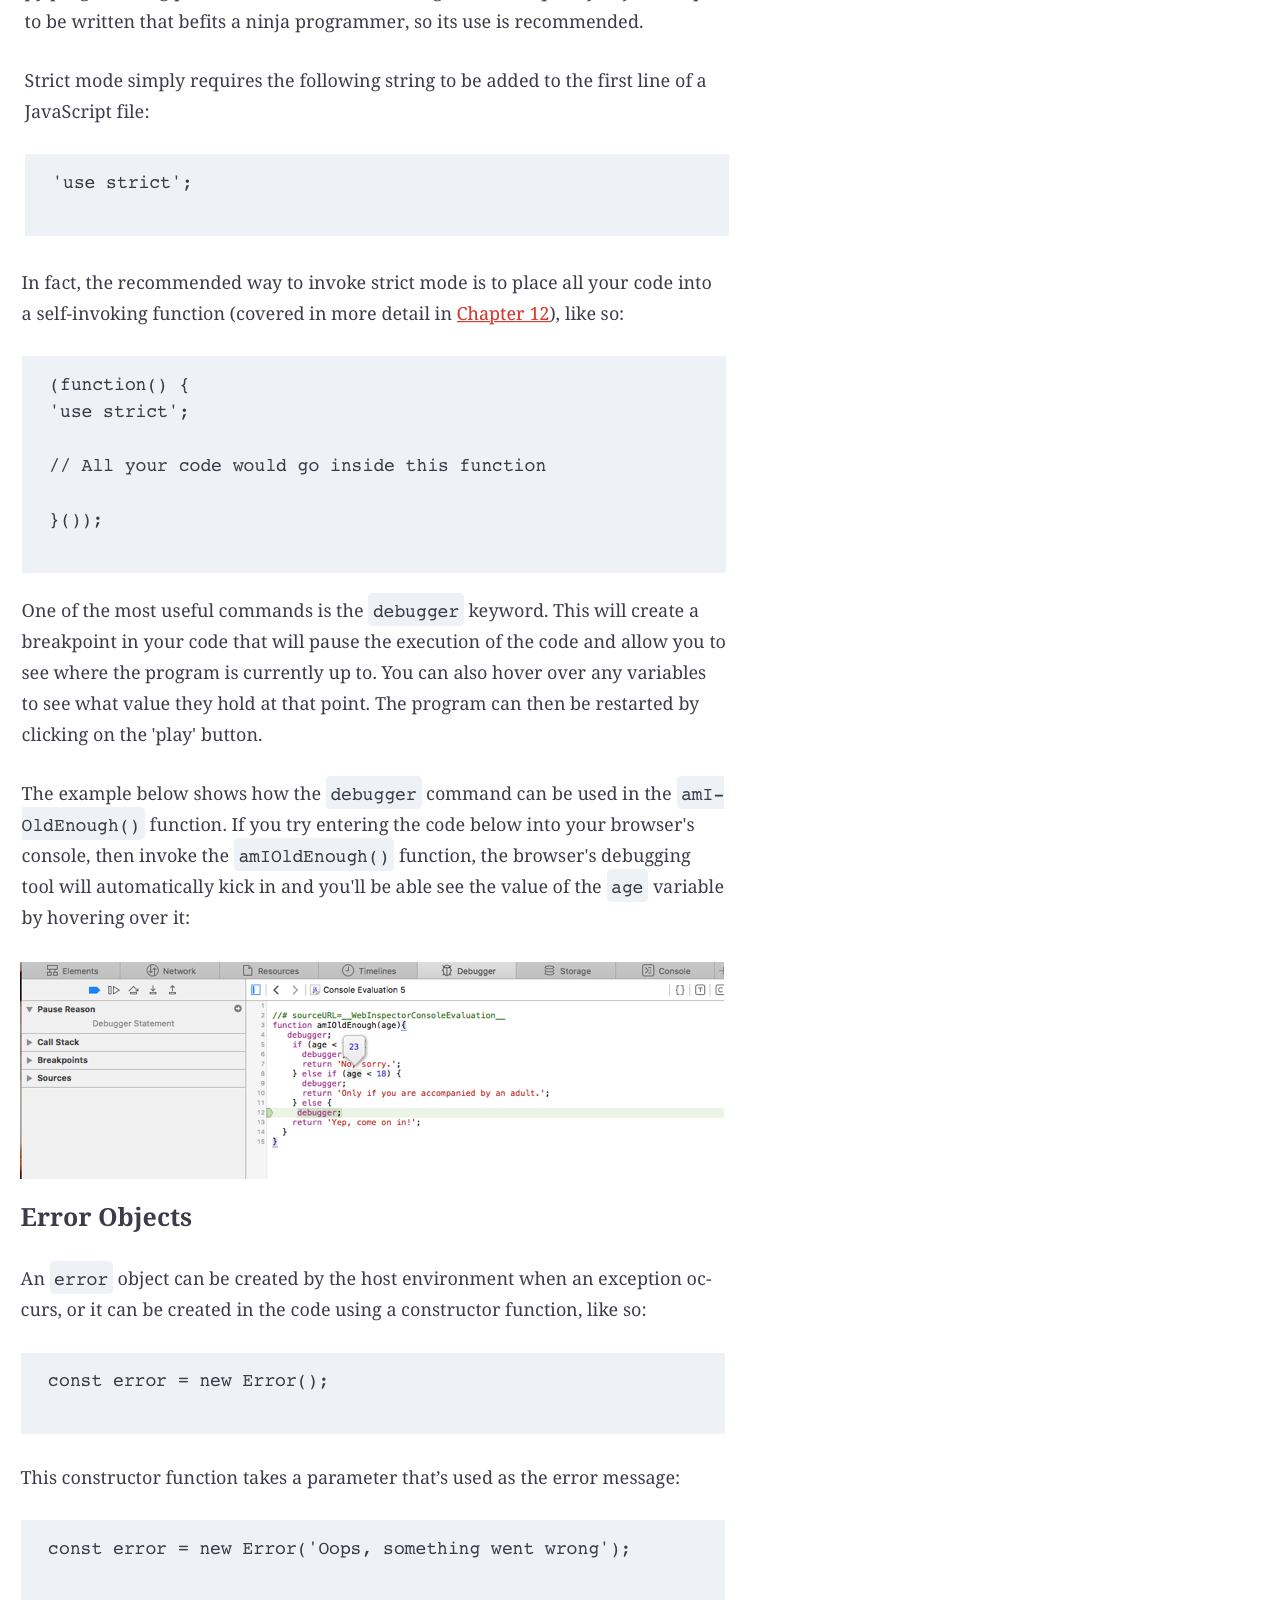
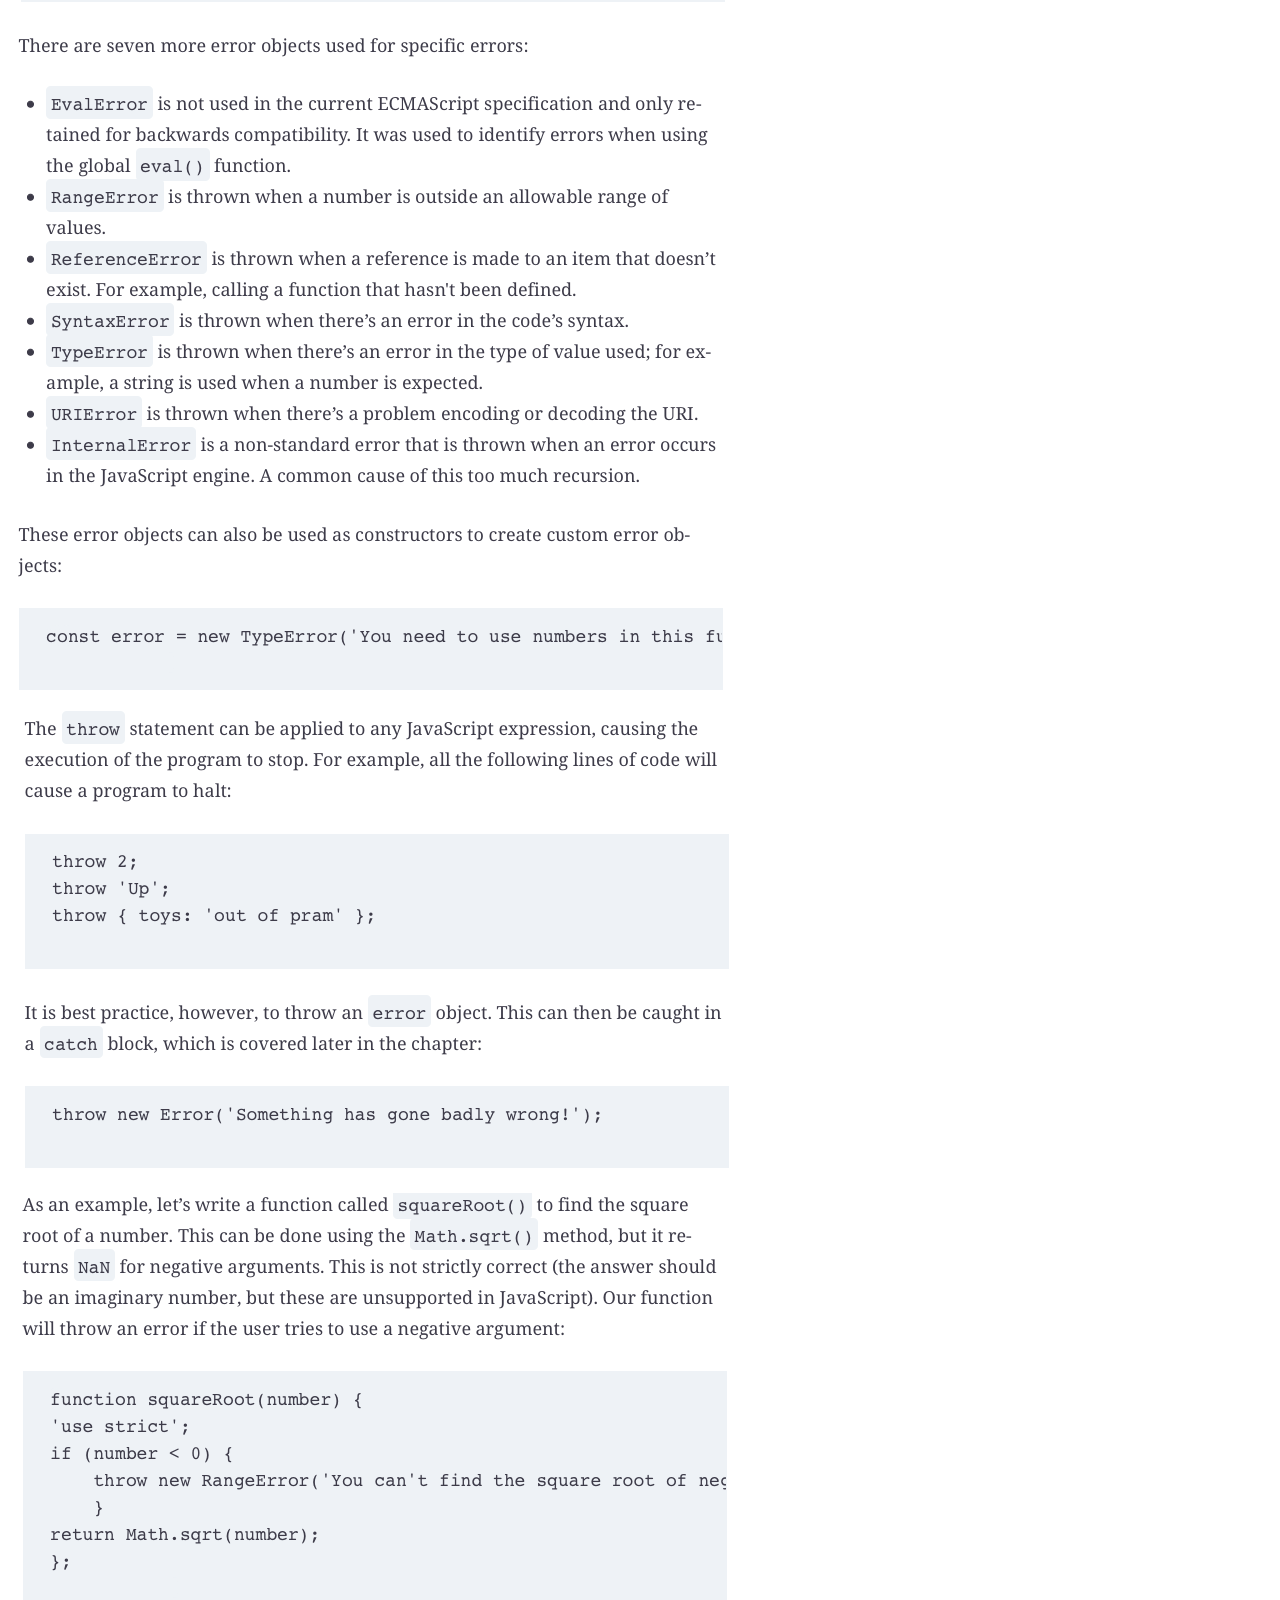
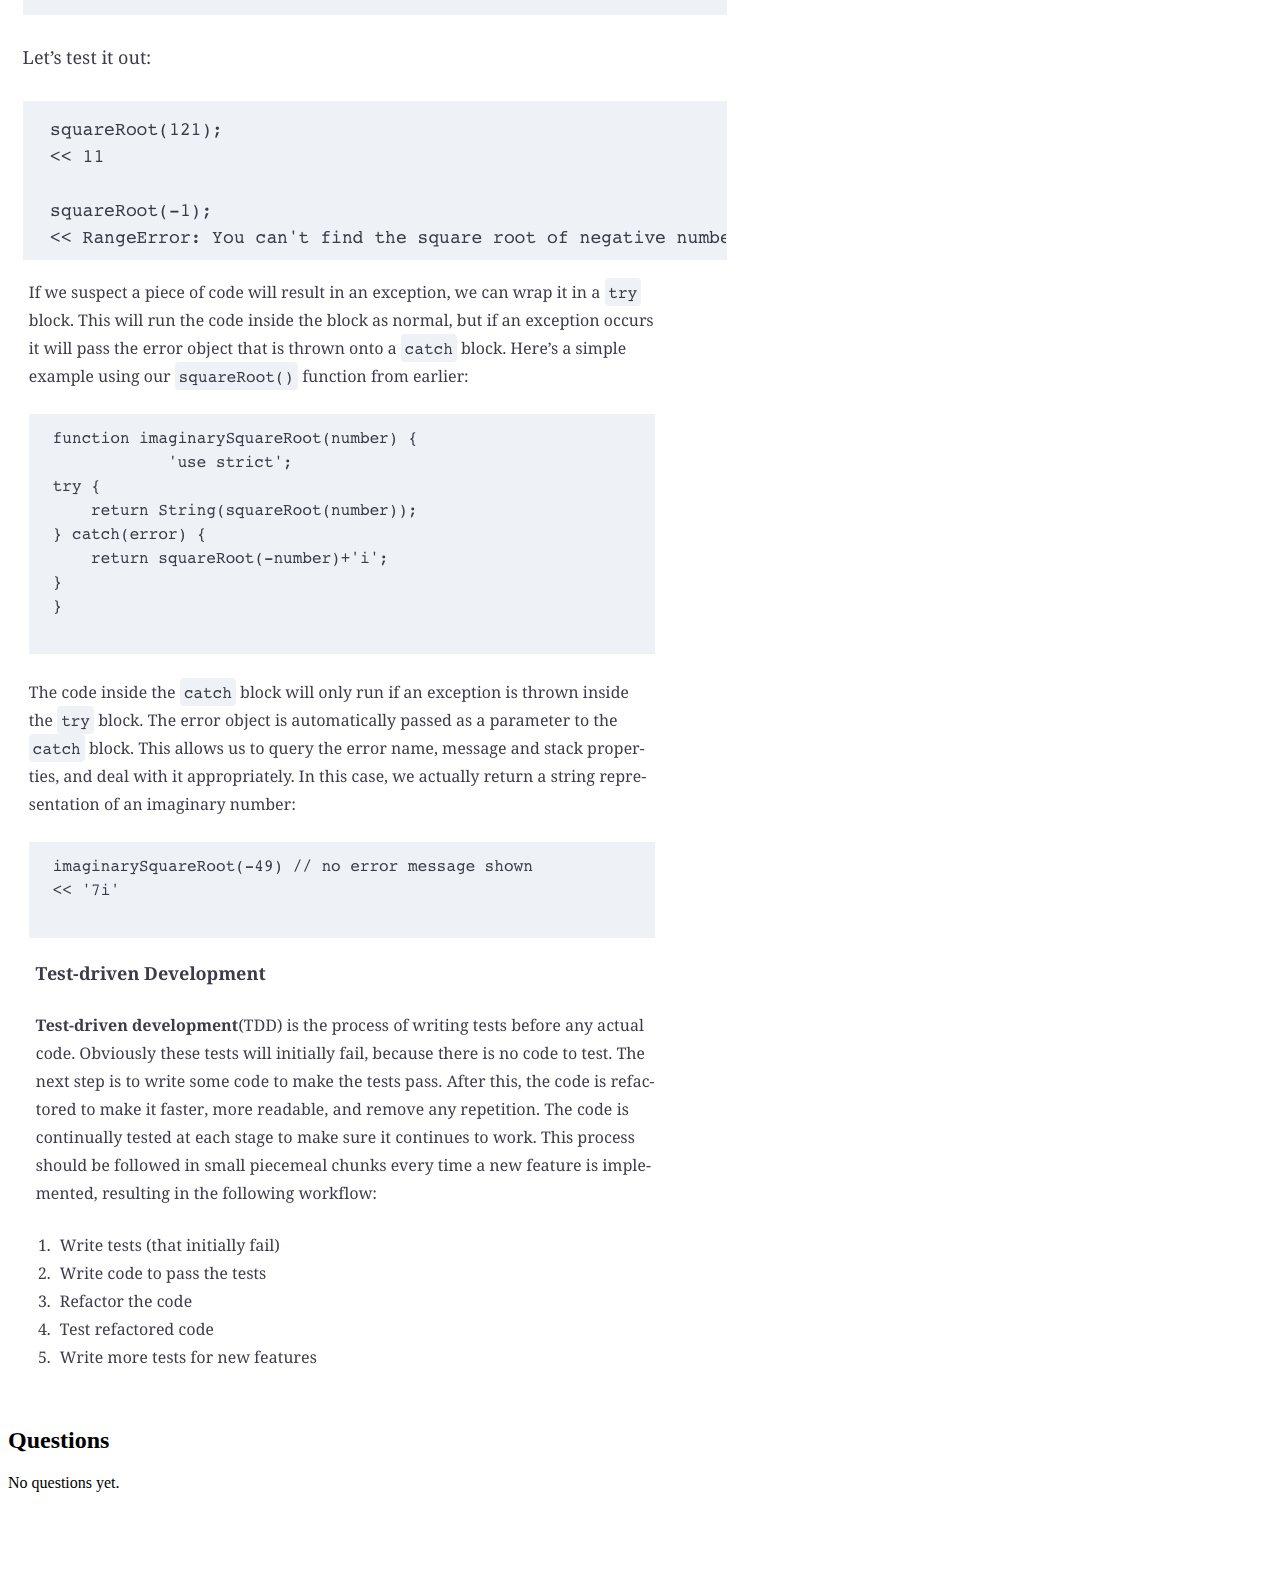
<file: week5/index.html>
<!DOCTYPE html>
<html lang="en">
<head>
    <meta charset="UTF-8">
    <meta http-equiv="X-UA-Compatible" content="IE=edge">
    <meta name="viewport" content="width=device-width, initial-scale=1.0">
    <title>WDD 330 portfolio</title>
</head>
<body>
    <main>
        <div class="header">
            <h1>Week 5</h1>
        </div>
        <br>

        <img src="1.png">
        <img src="2.png">
        <img src="3.png">
        <img src="4.png">
        <img src="5.png">
        <img src="6.png">
        <img src="7.png">
        <img src="8.png">
        <img src="9.png">
        <img src="10.png">
        <img src="11.png">
        <img src="12.png">
        
        <br>
        <br>
        
        <h2>Questions</h2>
        <p>No questions yet.</p>
        <br>
        <br>
        <br>
        <br>
        
    </main>
</body>
</html>
</file>
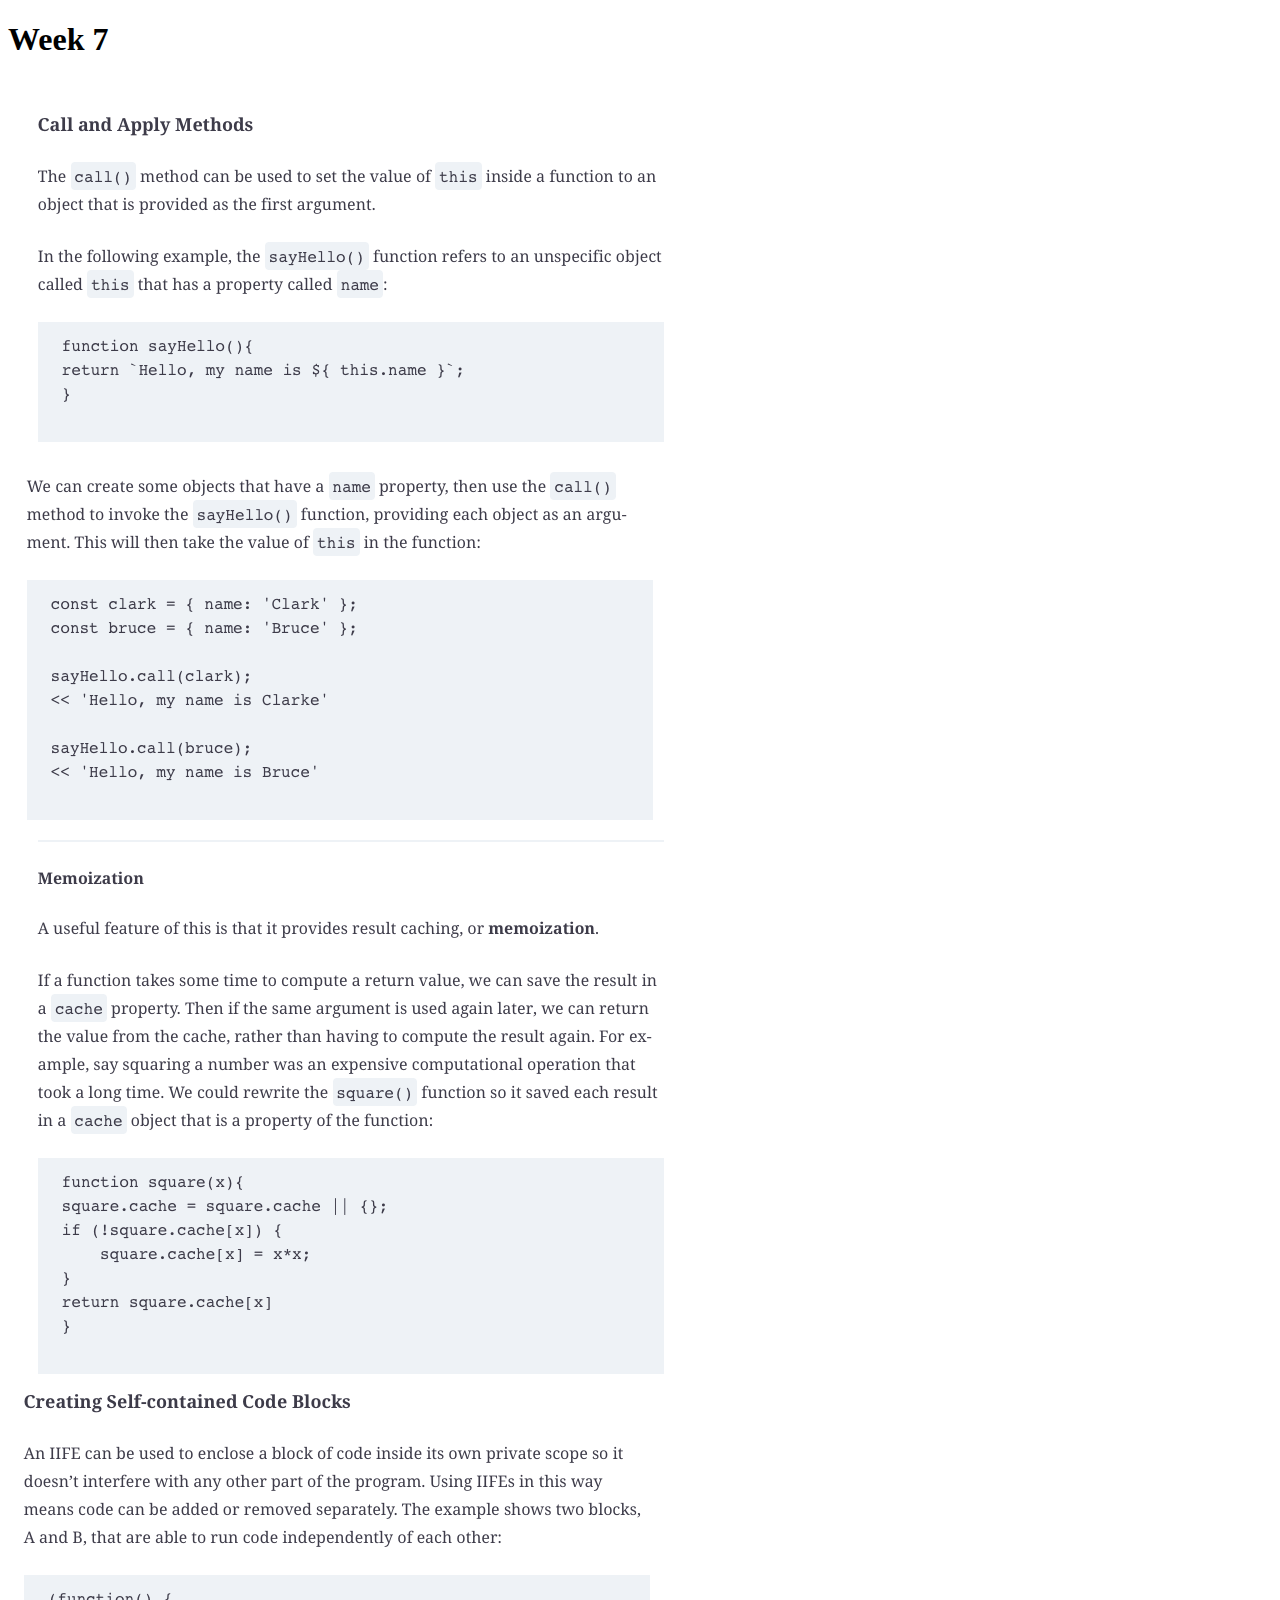
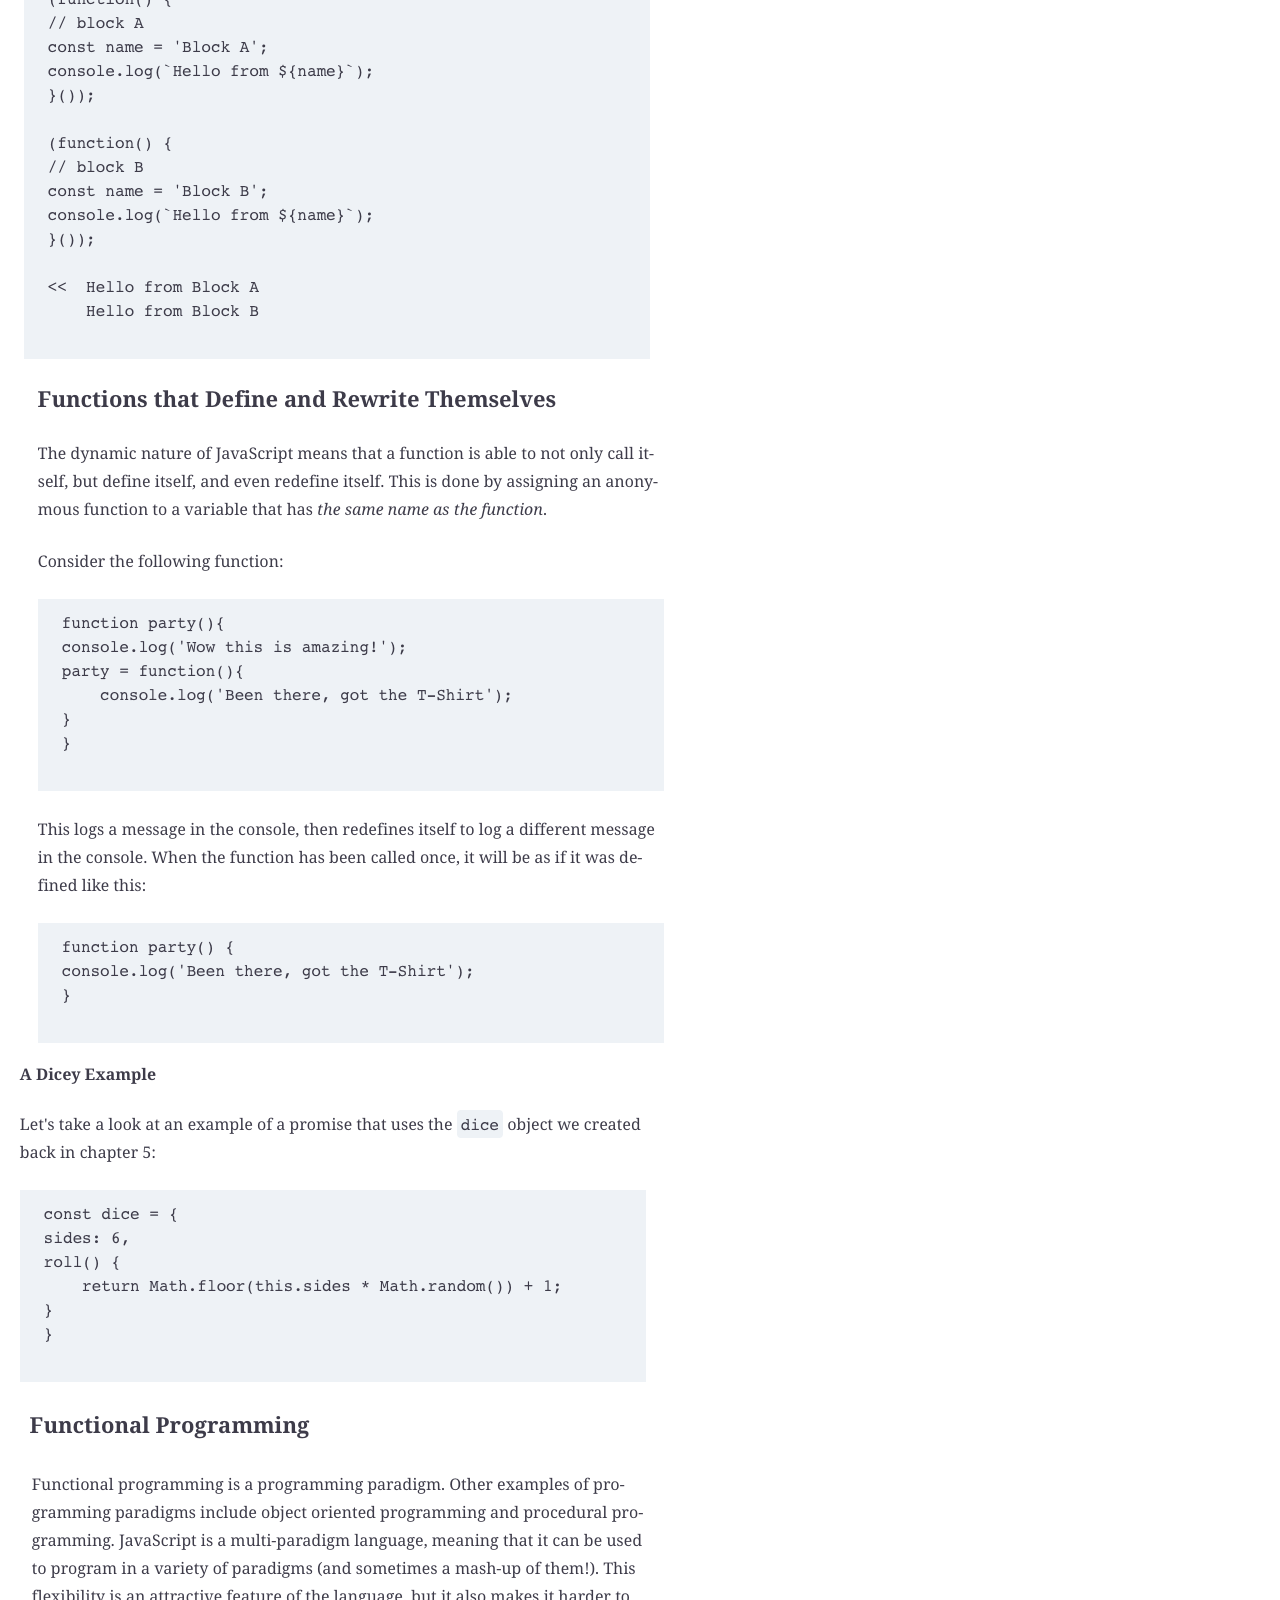
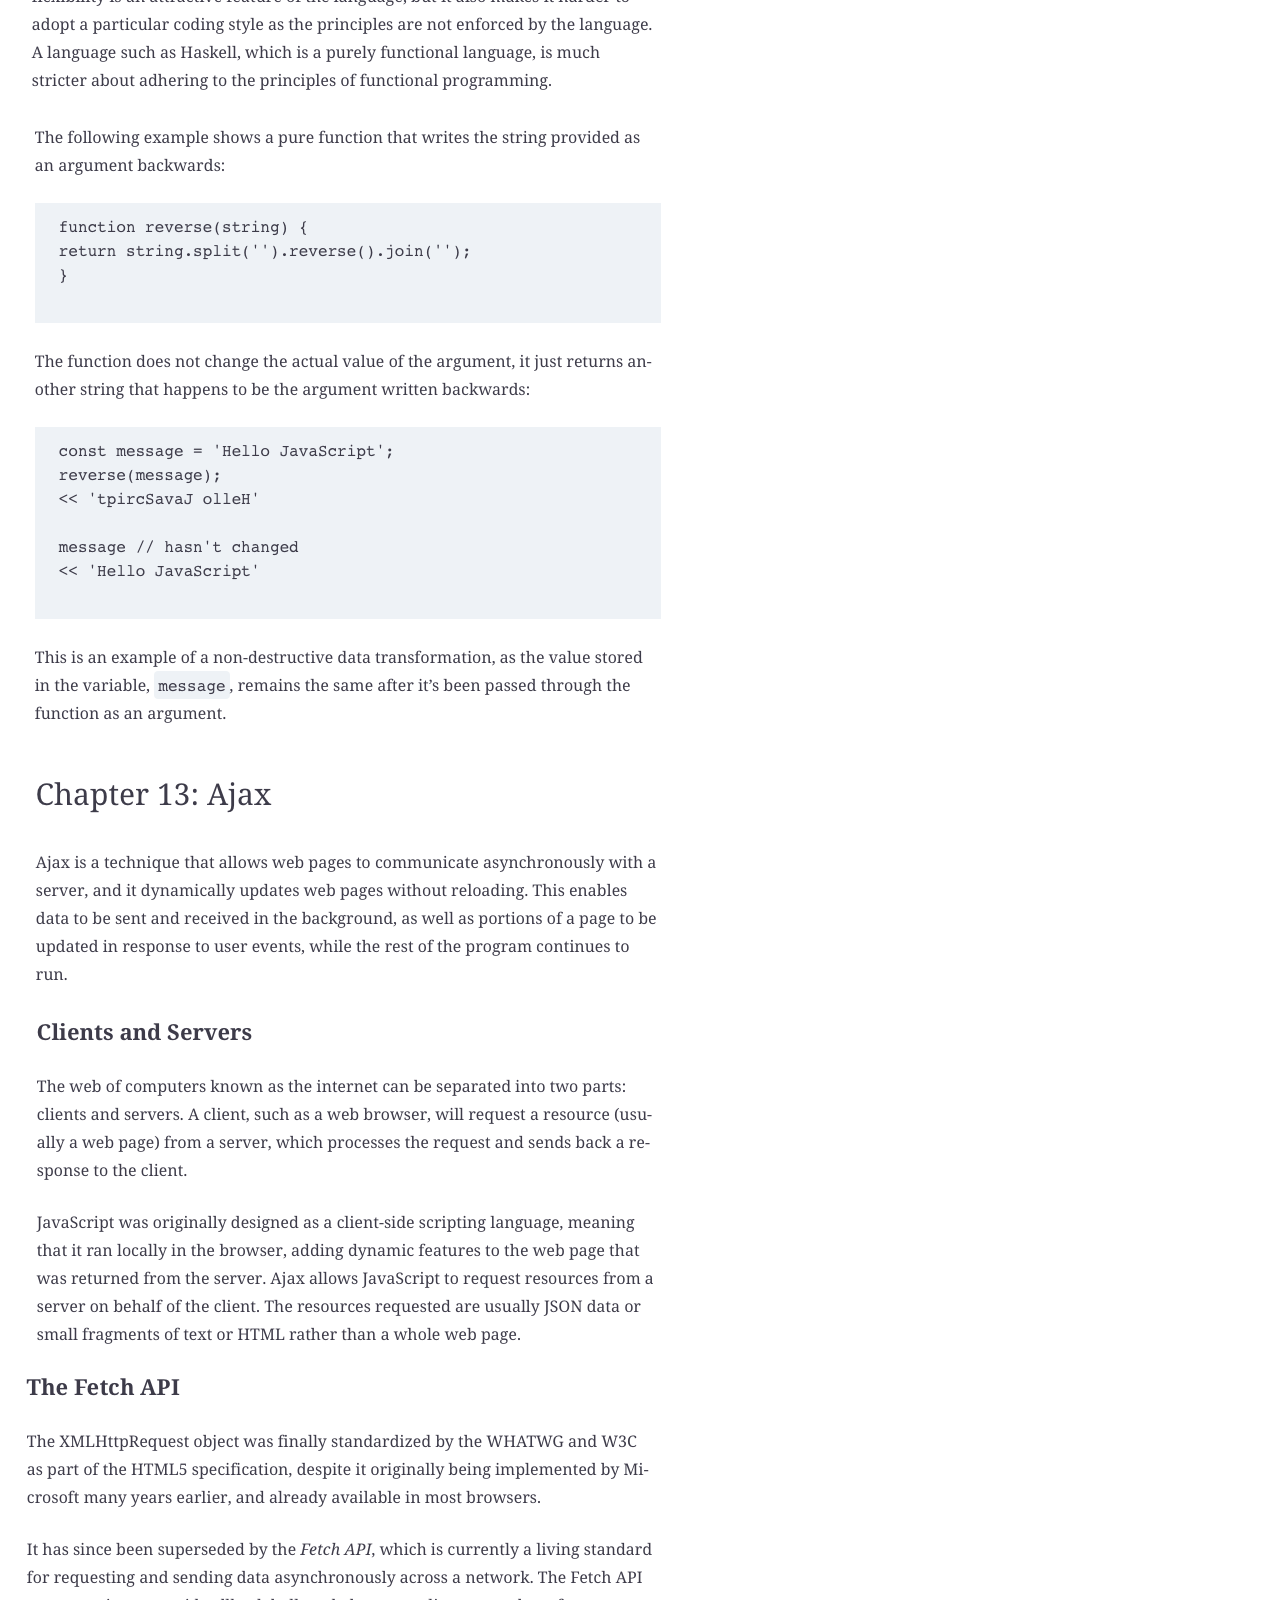
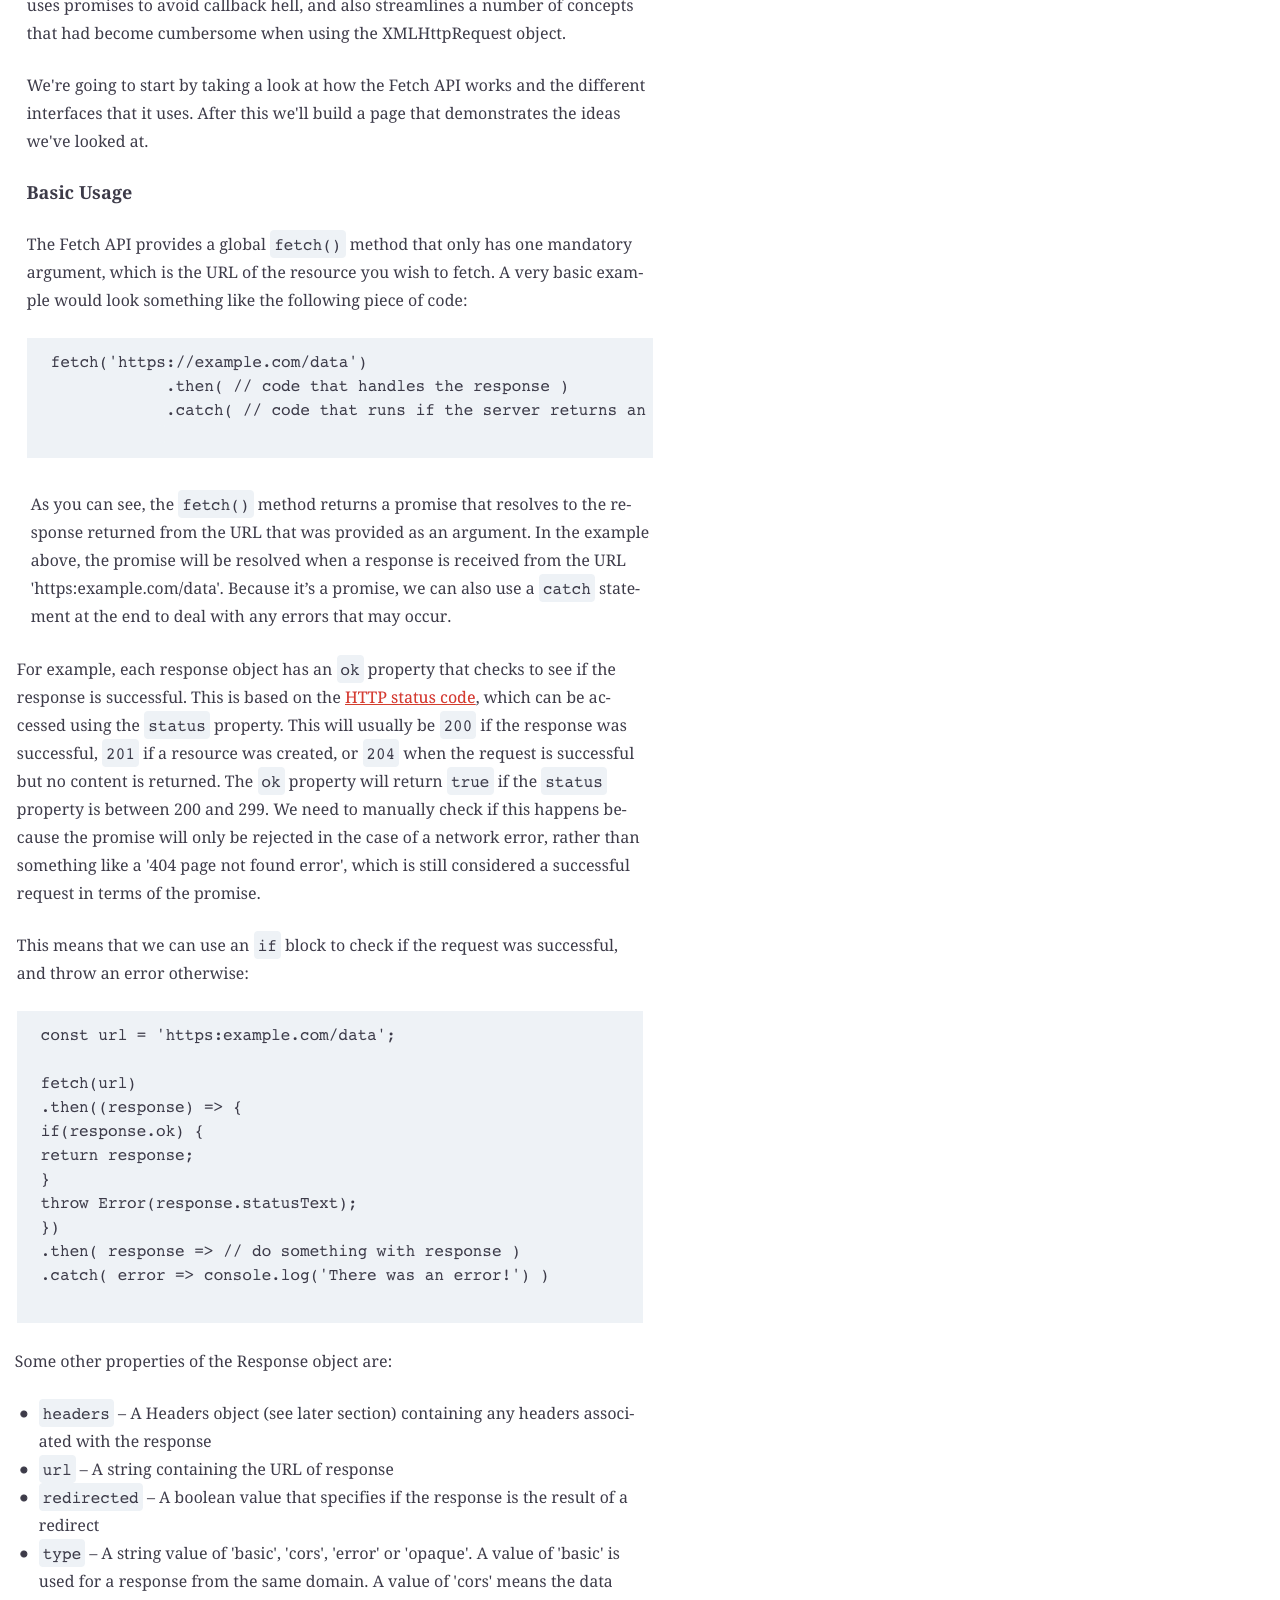
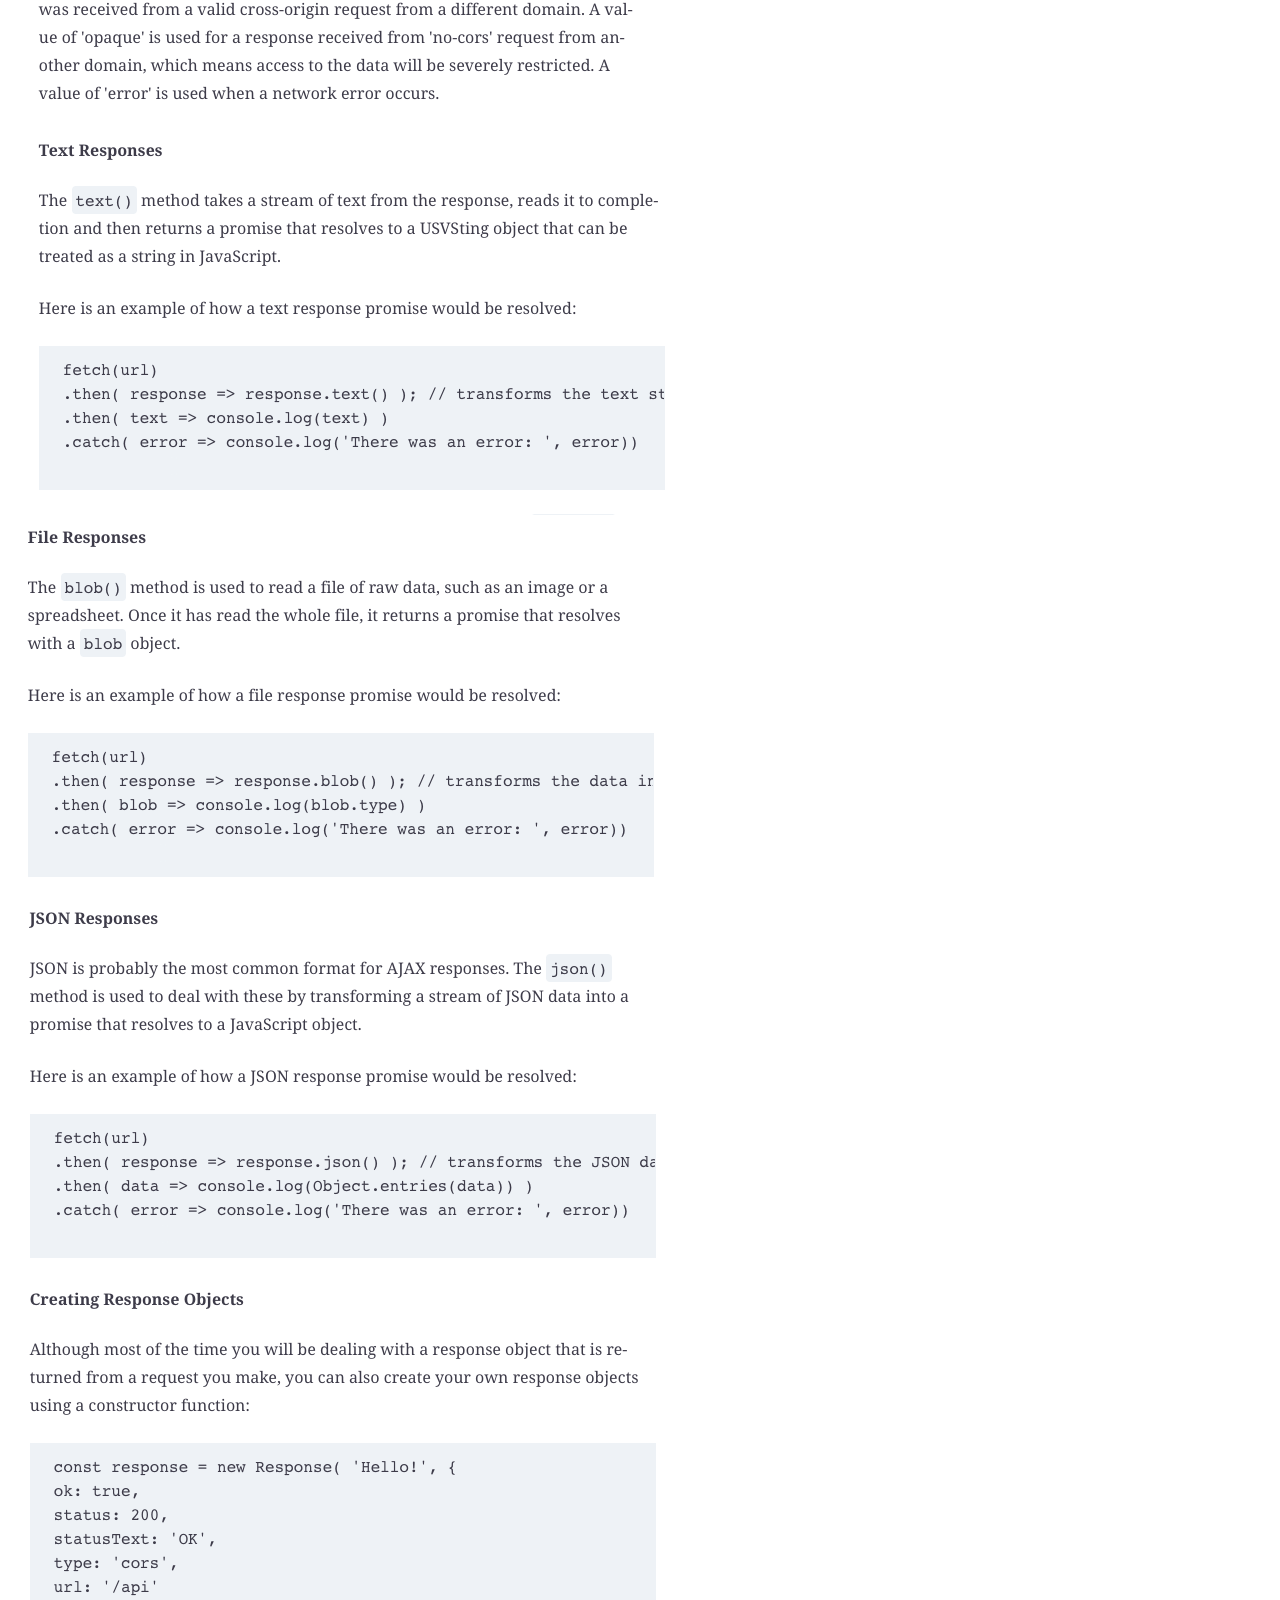
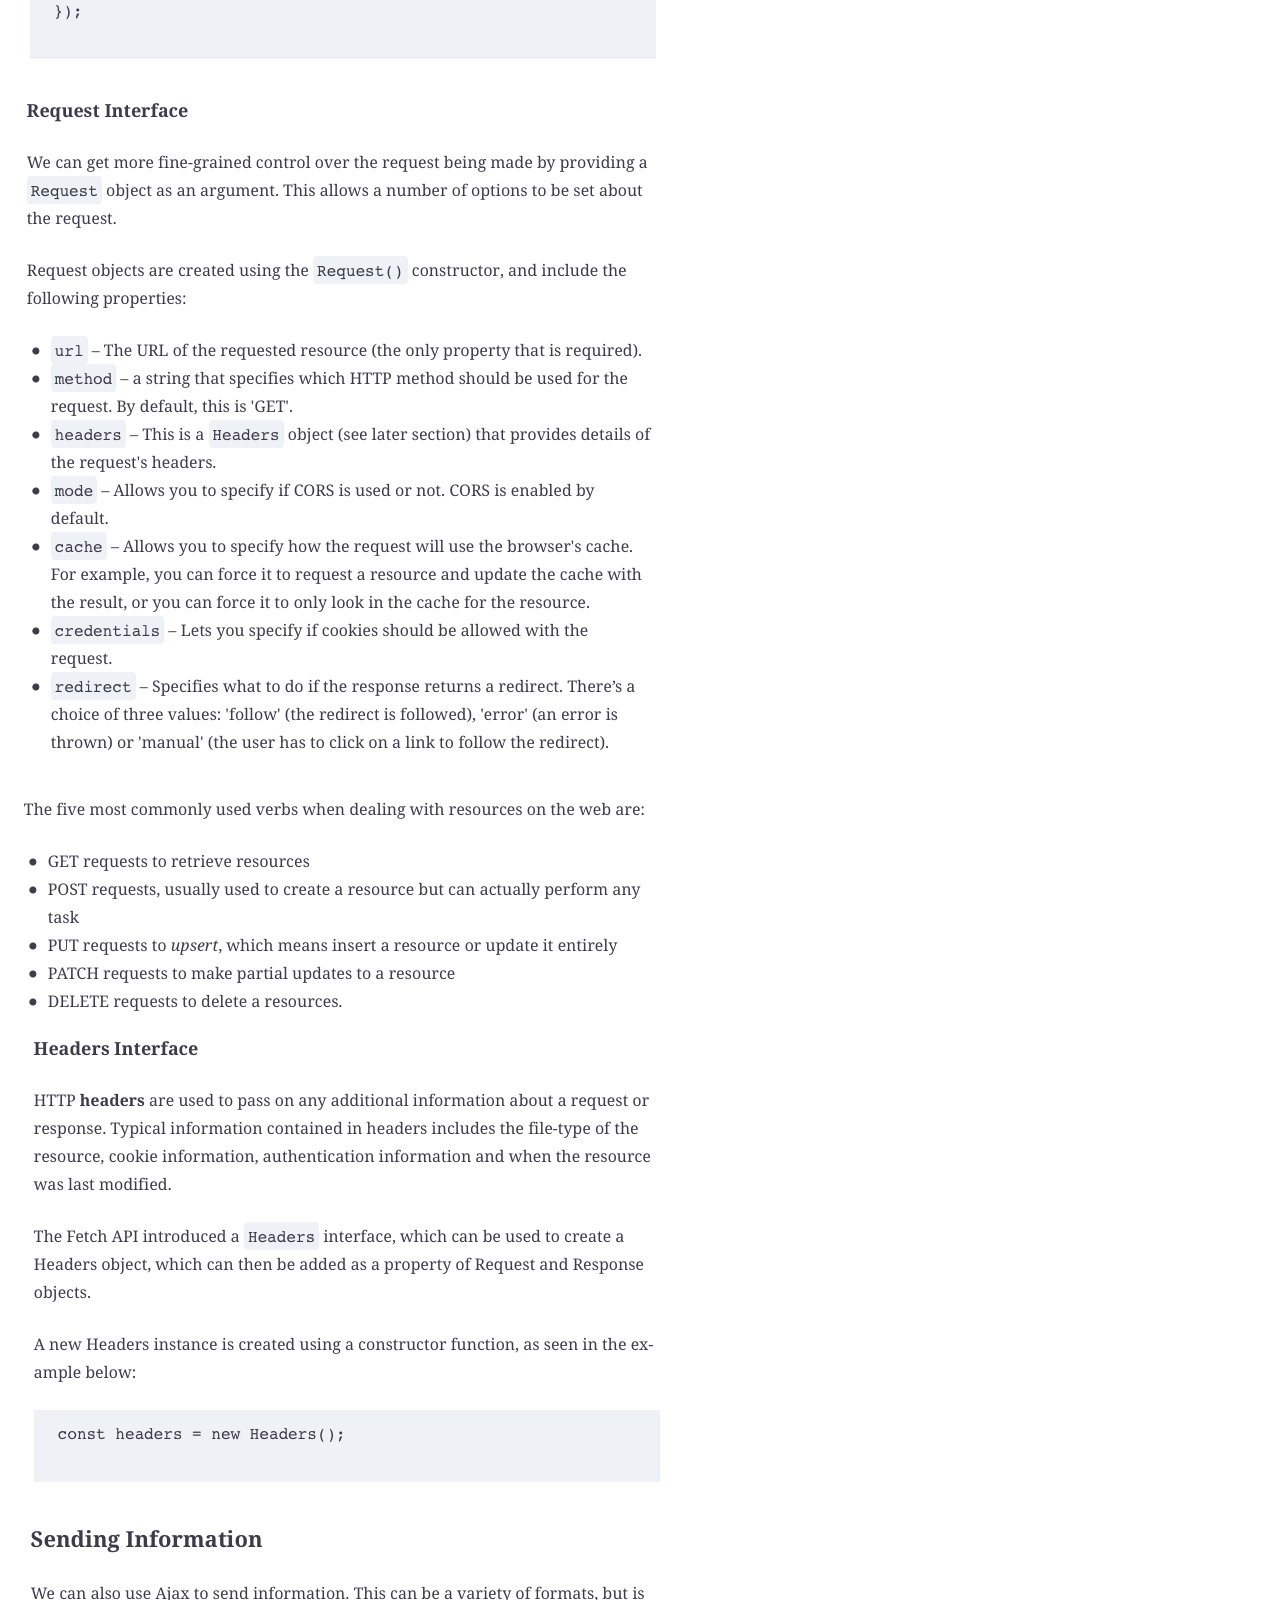
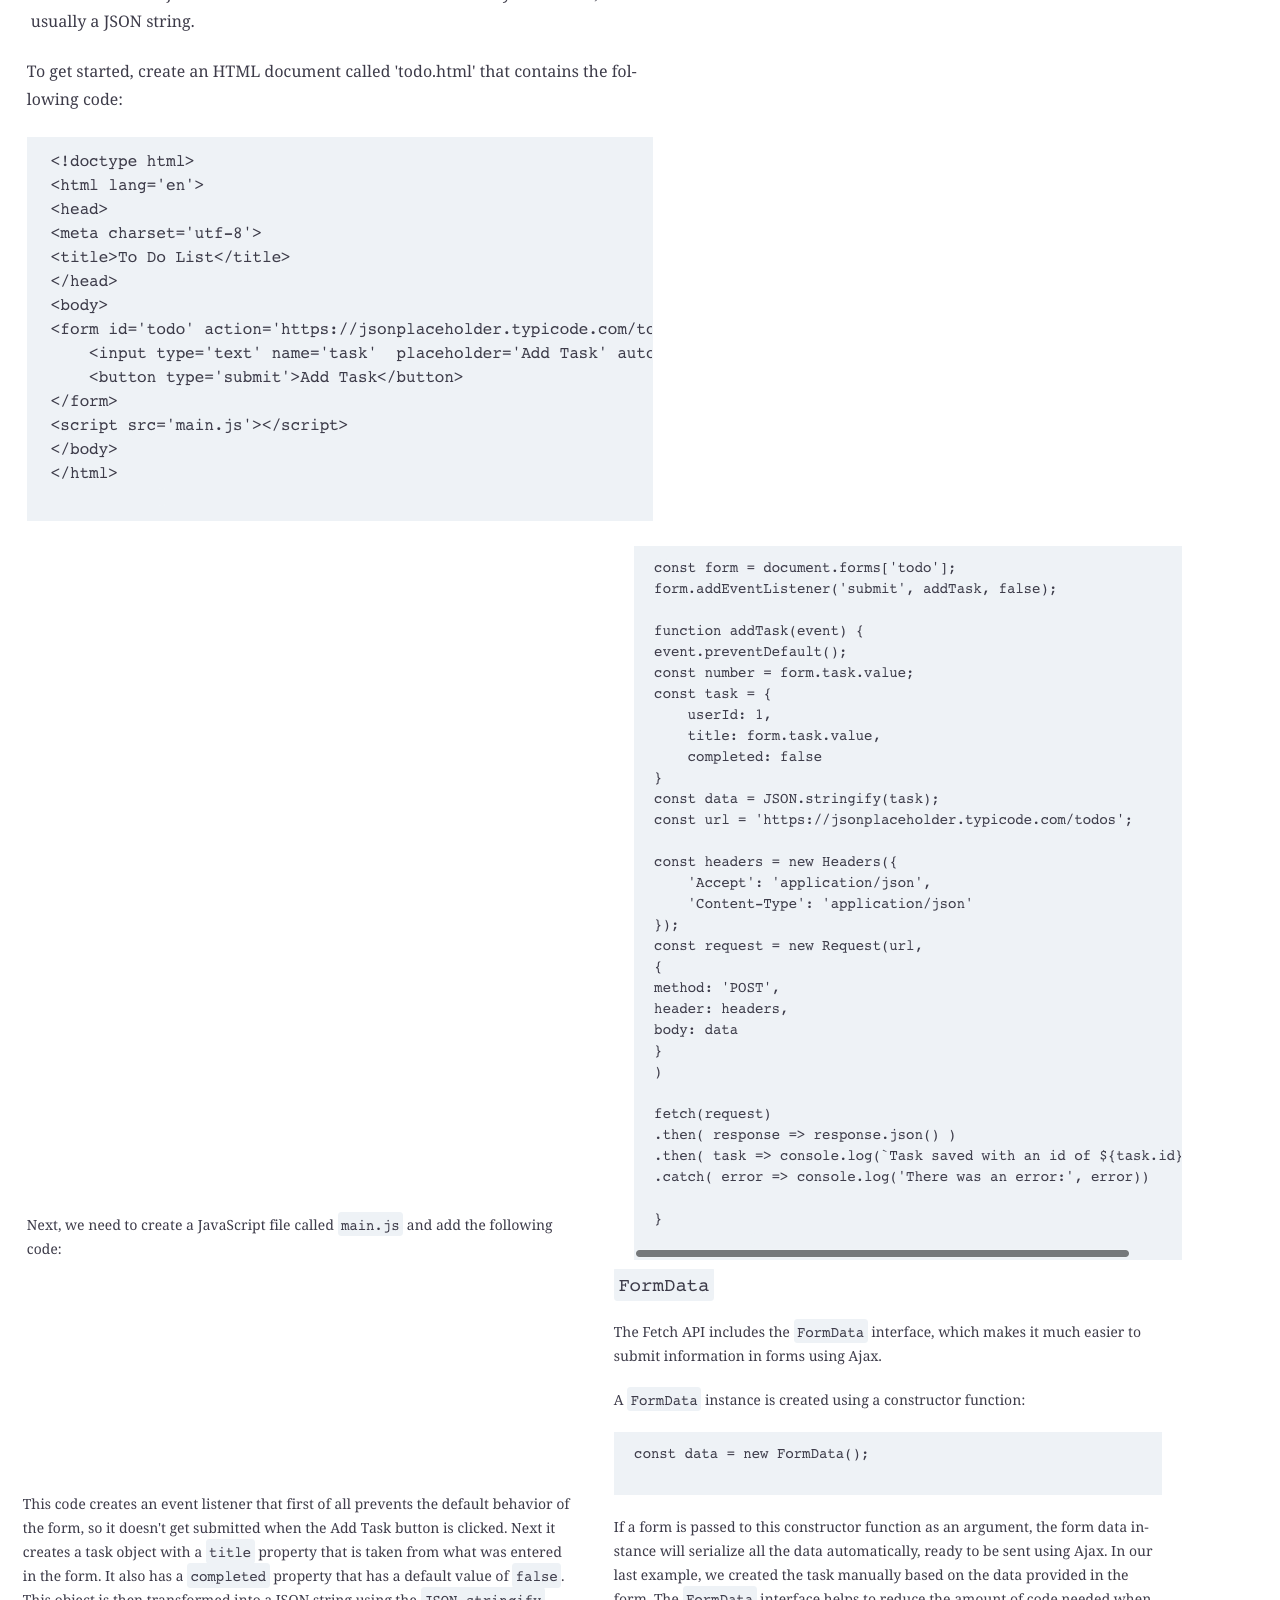
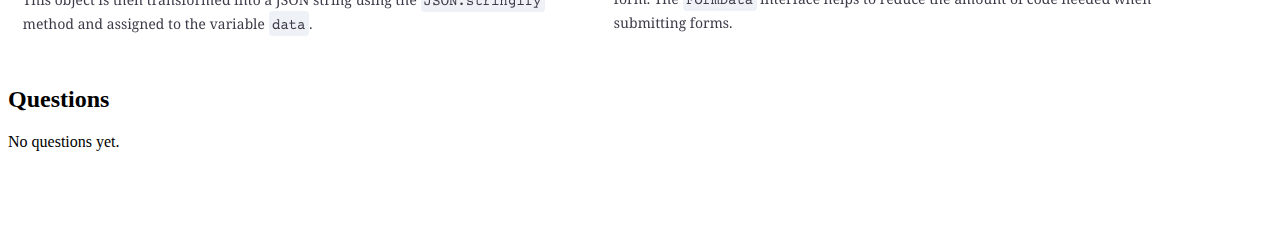
<file: week6/index.html>
<!DOCTYPE html>
<html lang="en">
<head>
    <meta charset="UTF-8">
    <meta http-equiv="X-UA-Compatible" content="IE=edge">
    <meta name="viewport" content="width=device-width, initial-scale=1.0">
    <title>WDD 330 portfolio</title>
</head>
<body>
    <main>
        <div class="header">
            <h1>Week 7</h1>
        </div>
        <br>

        <img src="1.png">
        <img src="2.png">
        <img src="3.png">
        <img src="4.png">
        <img src="5.png">
        <img src="6.png">
        <img src="7.png">
        <img src="8.png">
        <img src="9.png">
        <img src="10.png">
        <img src="11.png">
        <img src="12.png">
        <img src="13.png">
        <img src="14.png">
        <img src="15.png">
        <img src="16.png">
        <img src="17.png">
        <img src="18.png">
        <img src="19.png">
        <img src="20.png">
        <img src="21.png">
        <img src="22.png">
        <img src="23.png">
        <img src="24.png">
        <img src="25.png">
        <img src="26.png">
        <img src="27.png">
        <img src="28.png">
        
        <br>
        <br>
        
        <h2>Questions</h2>
        <p>No questions yet.</p>
        <br>
        <br>
        <br>
        <br>
        
    </main>
</body>
</html>
</file>
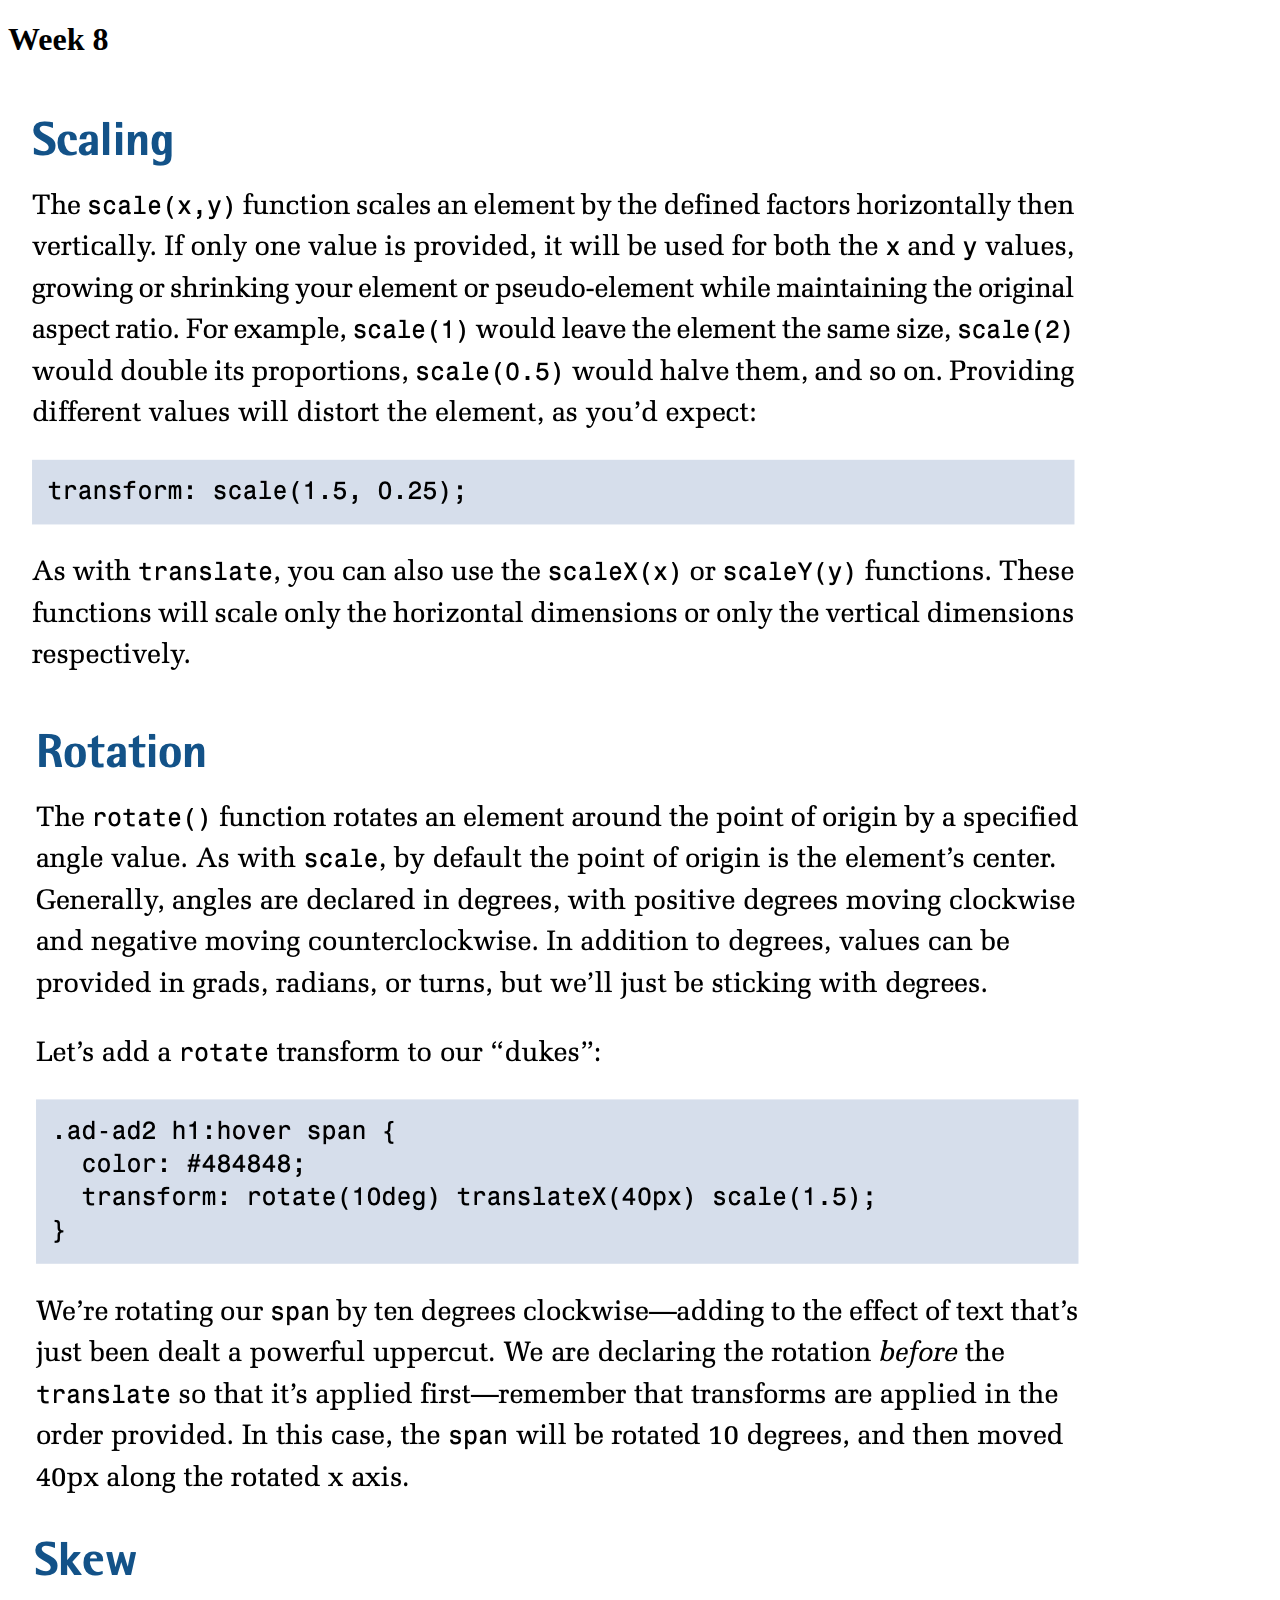
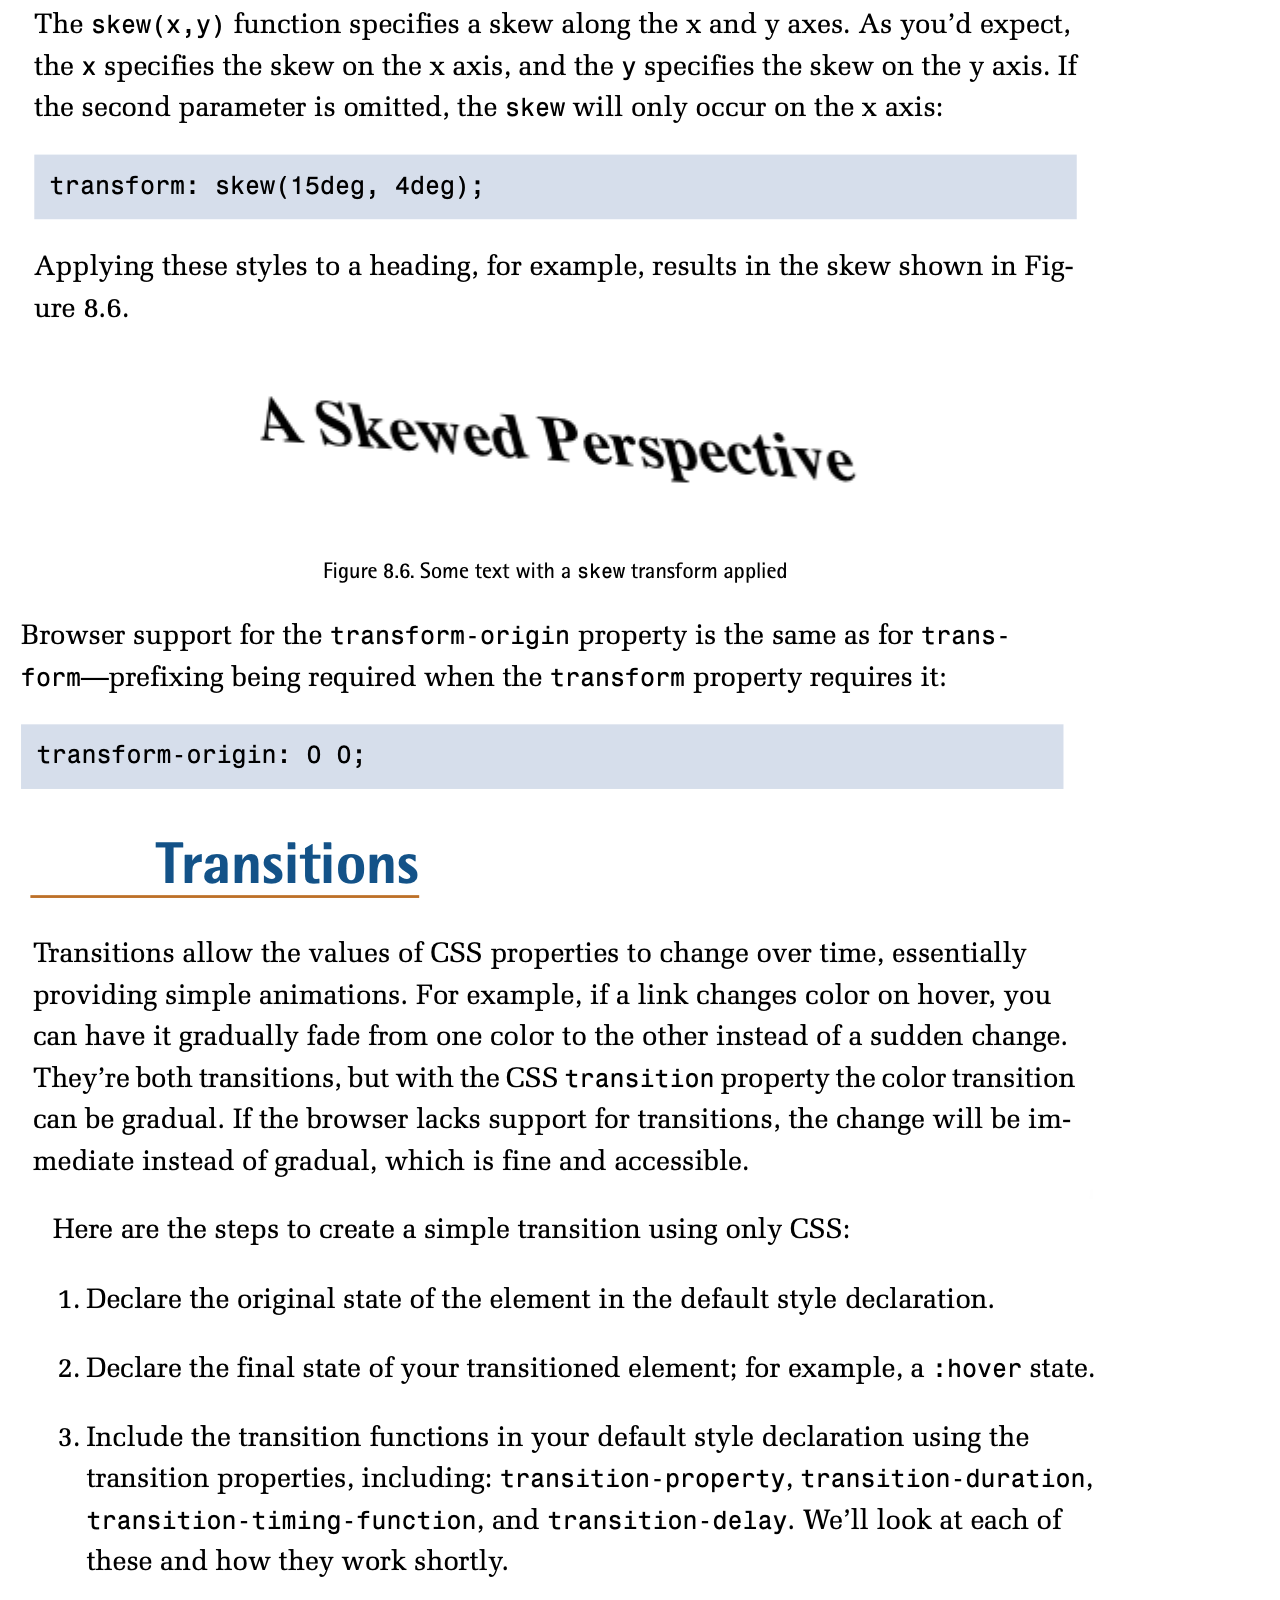
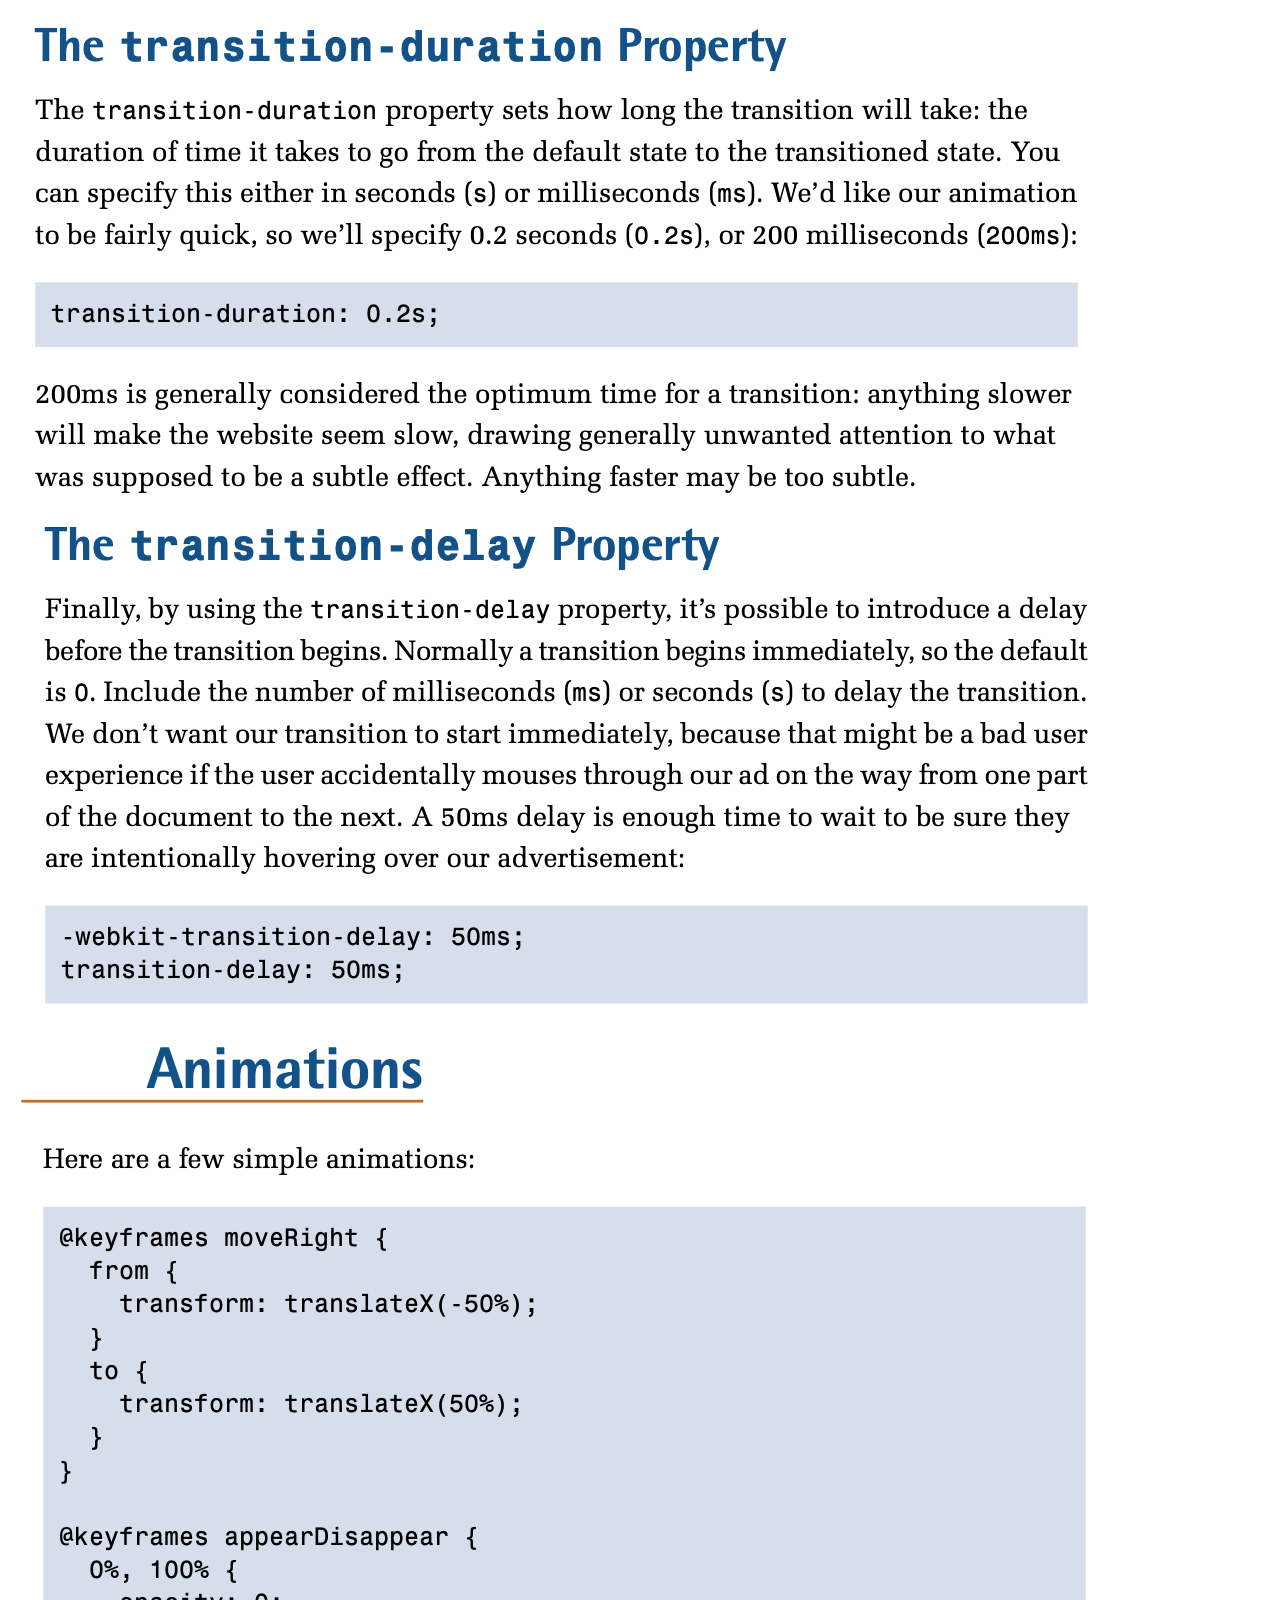
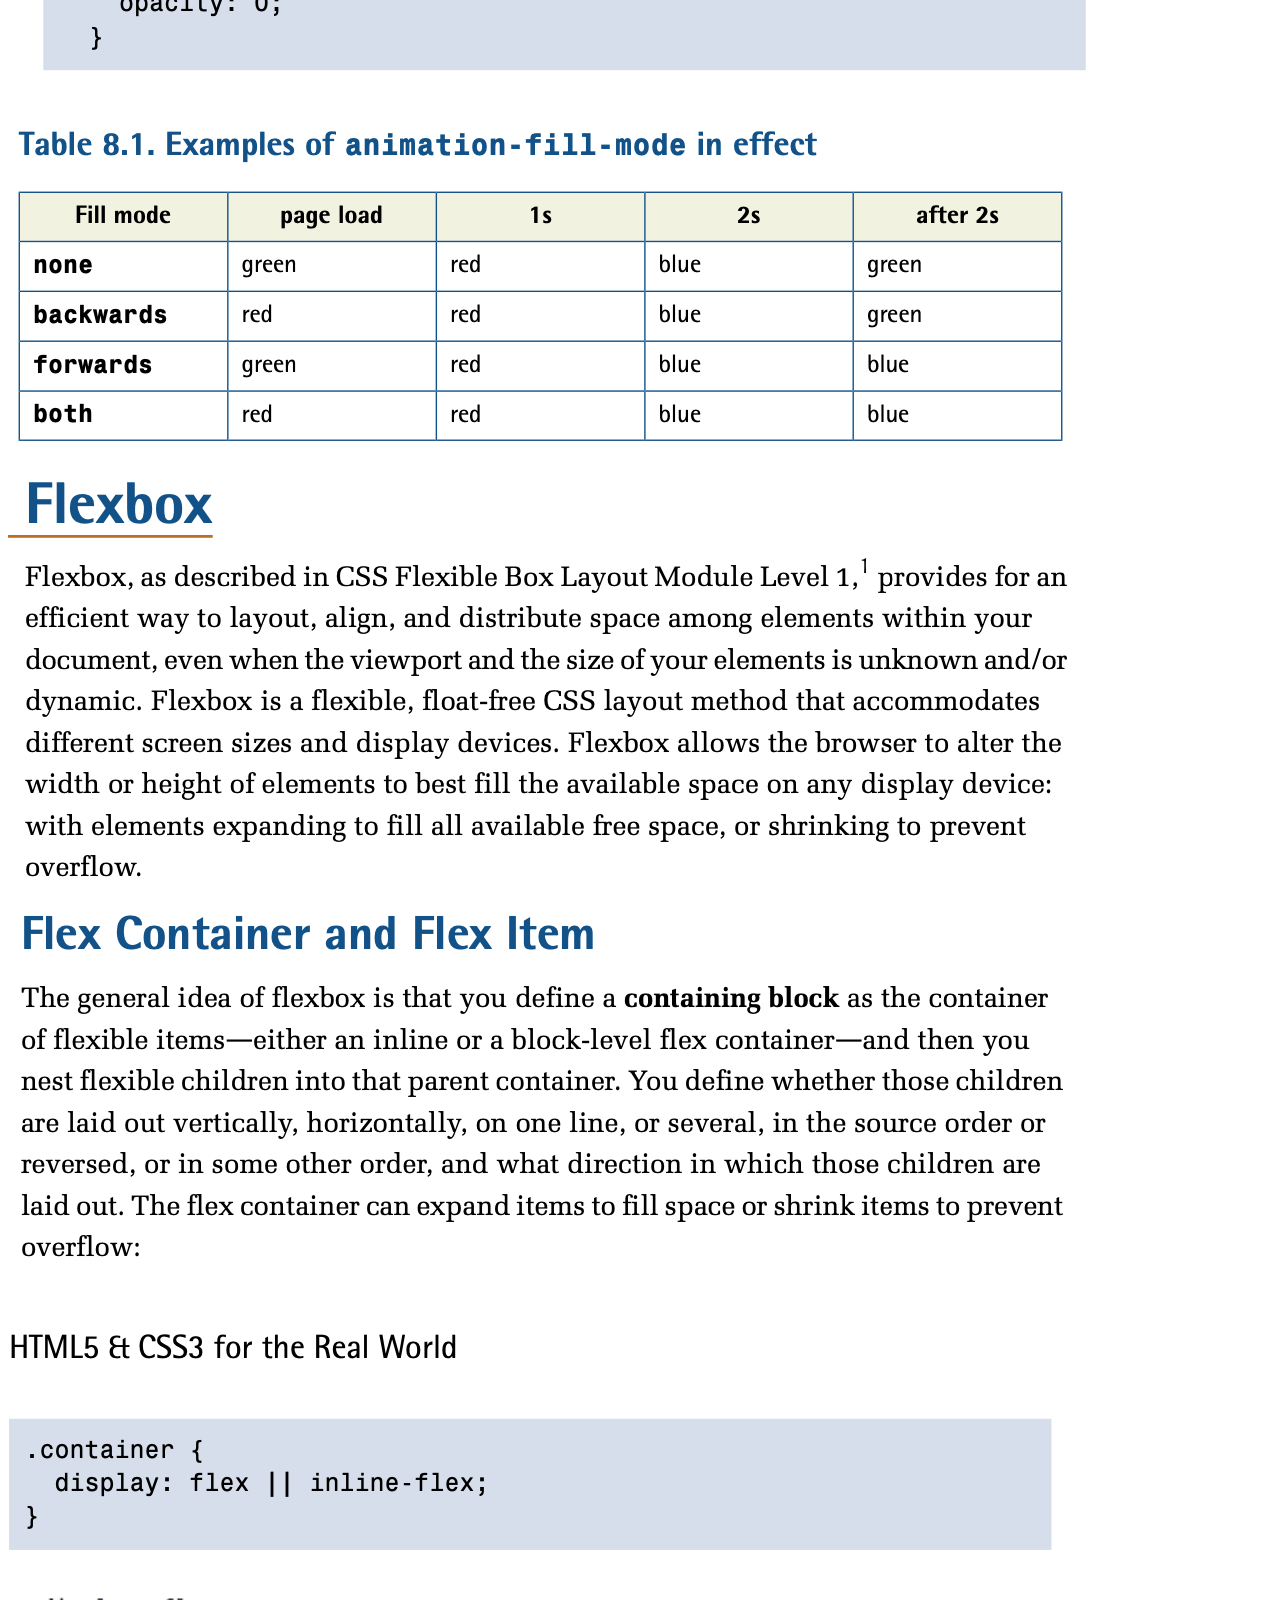
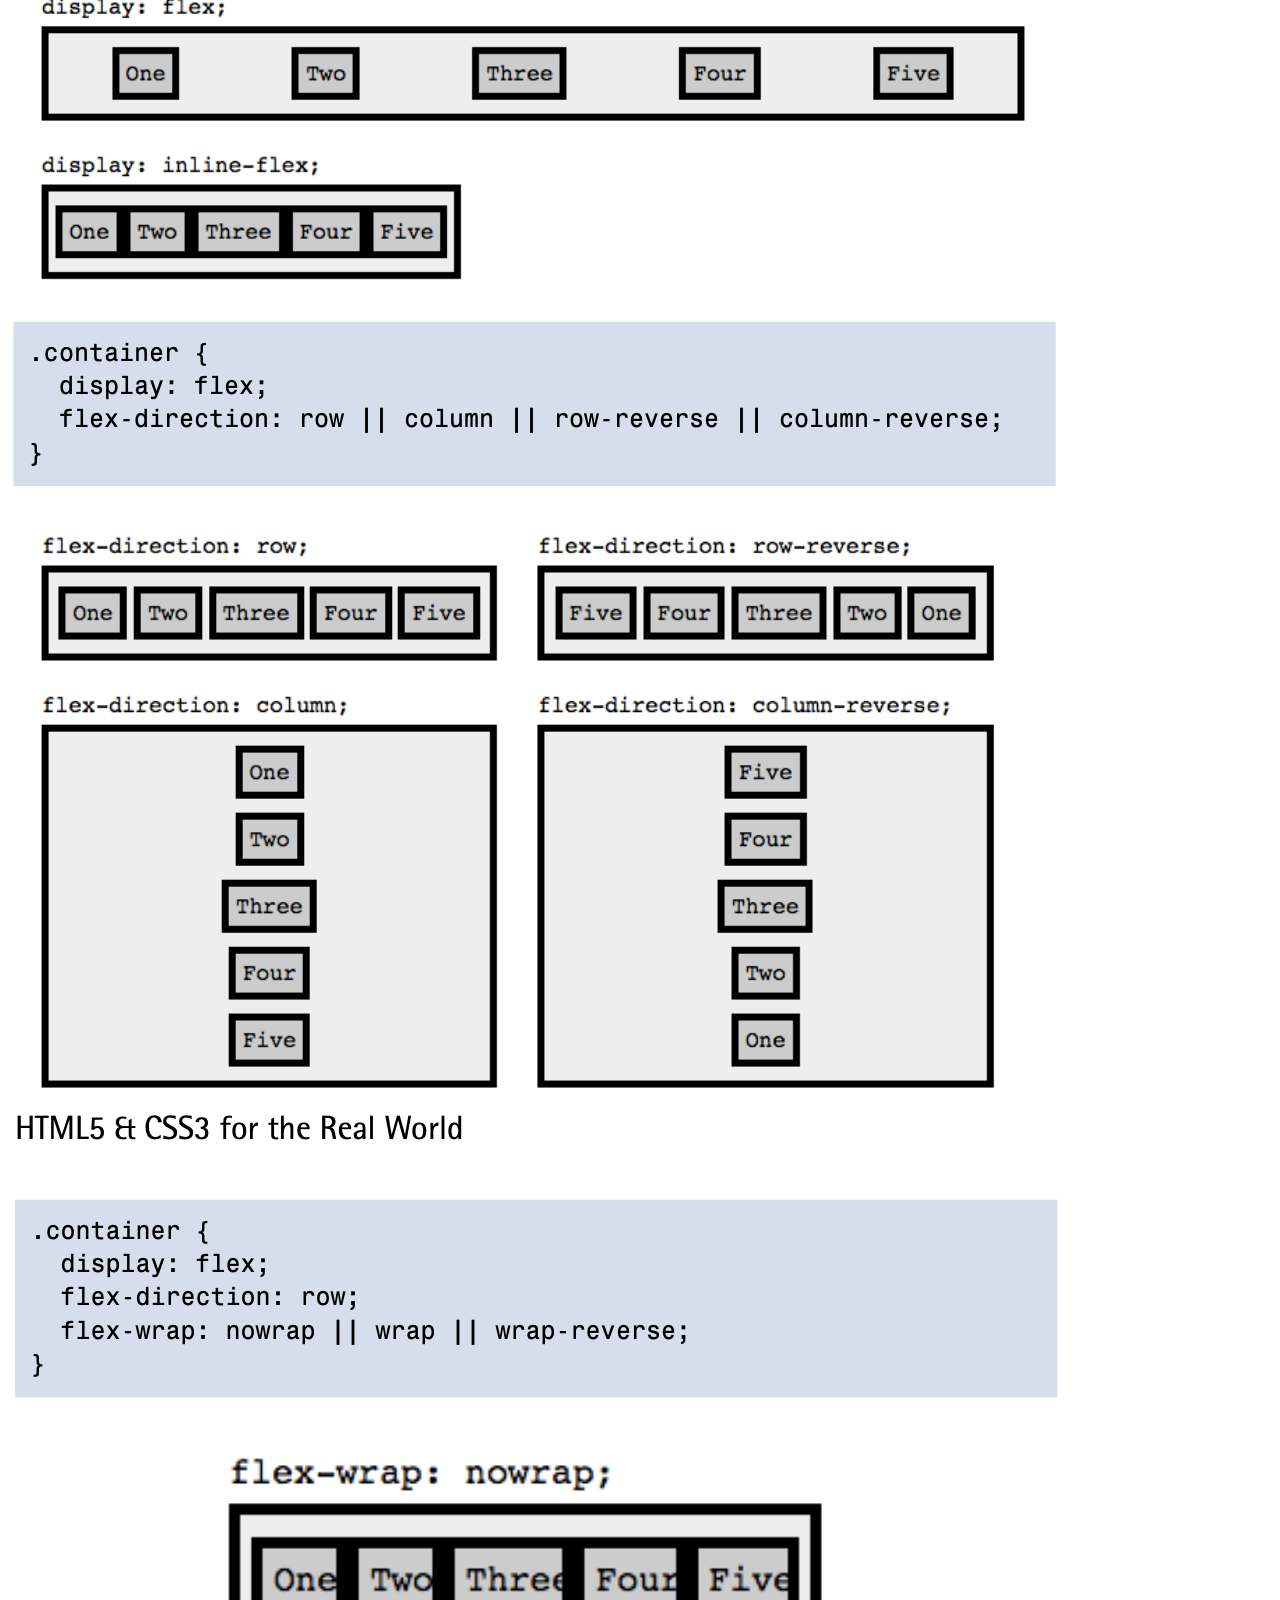
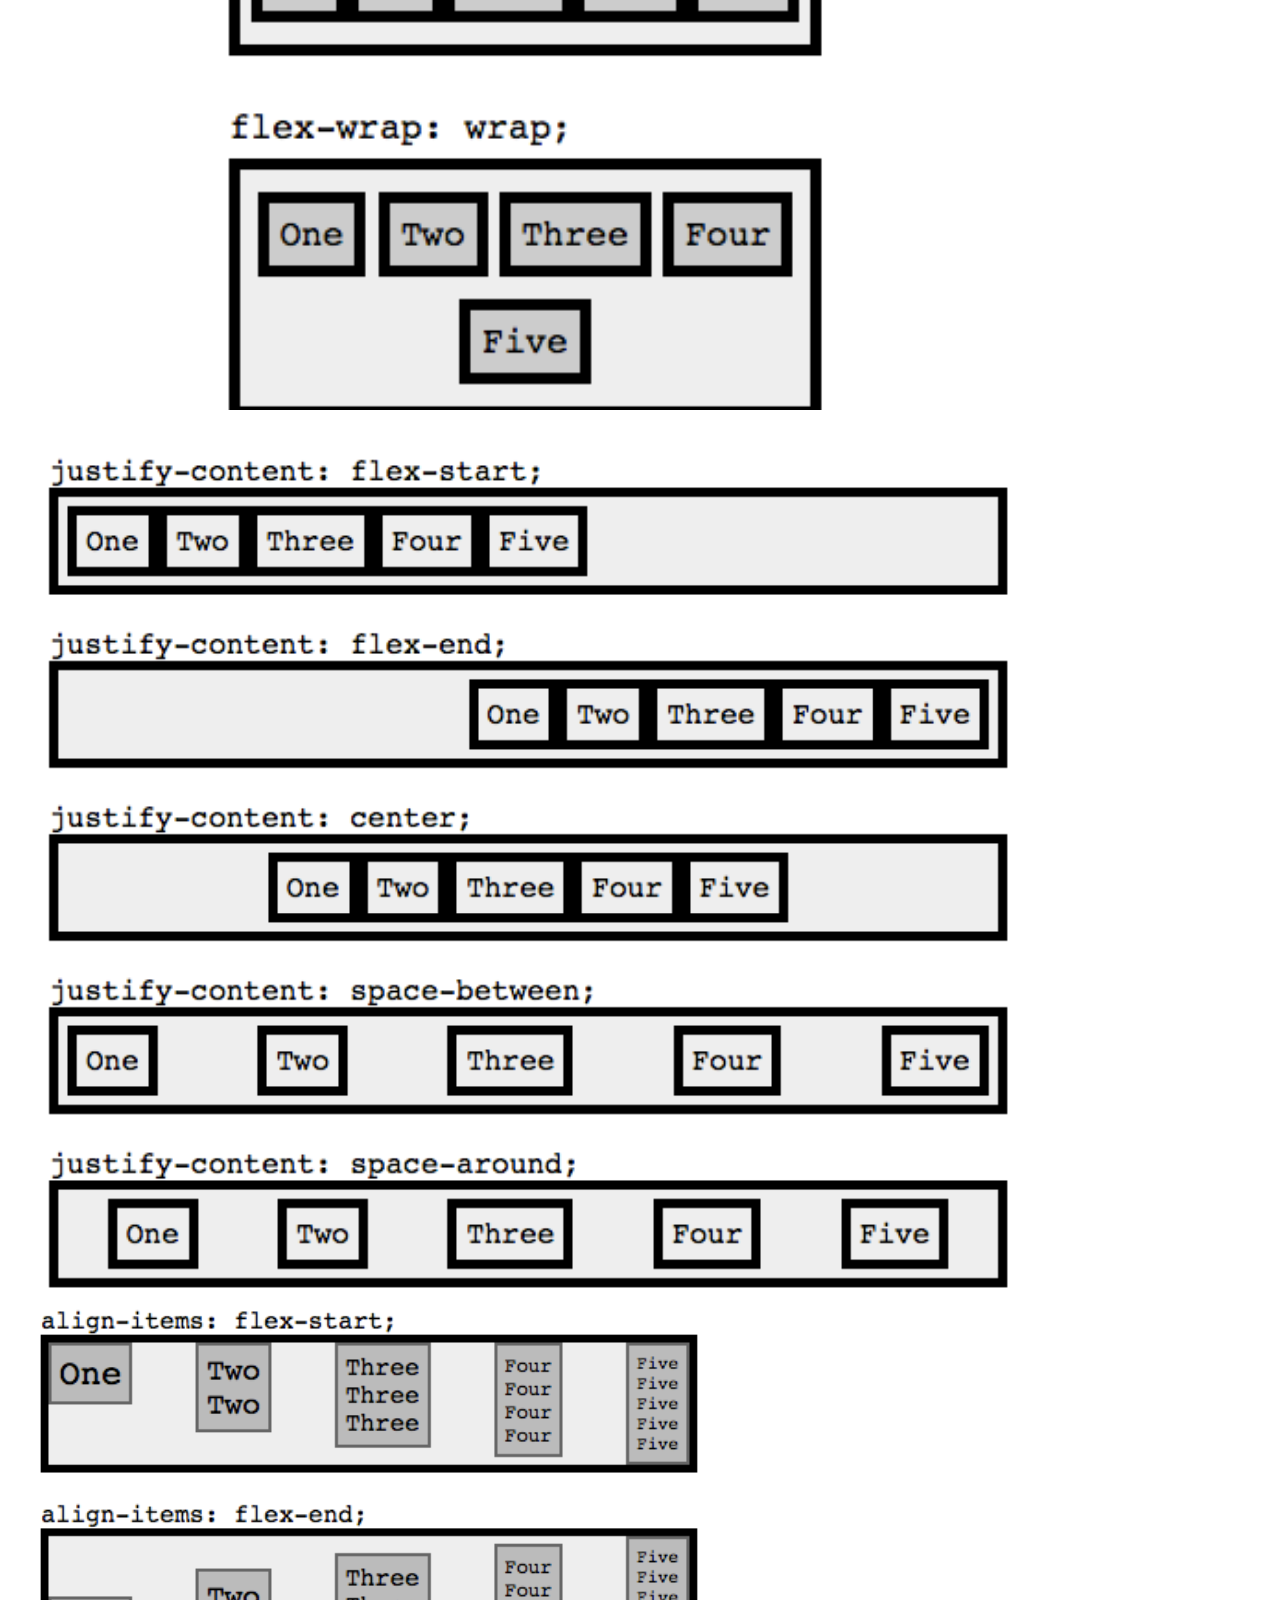
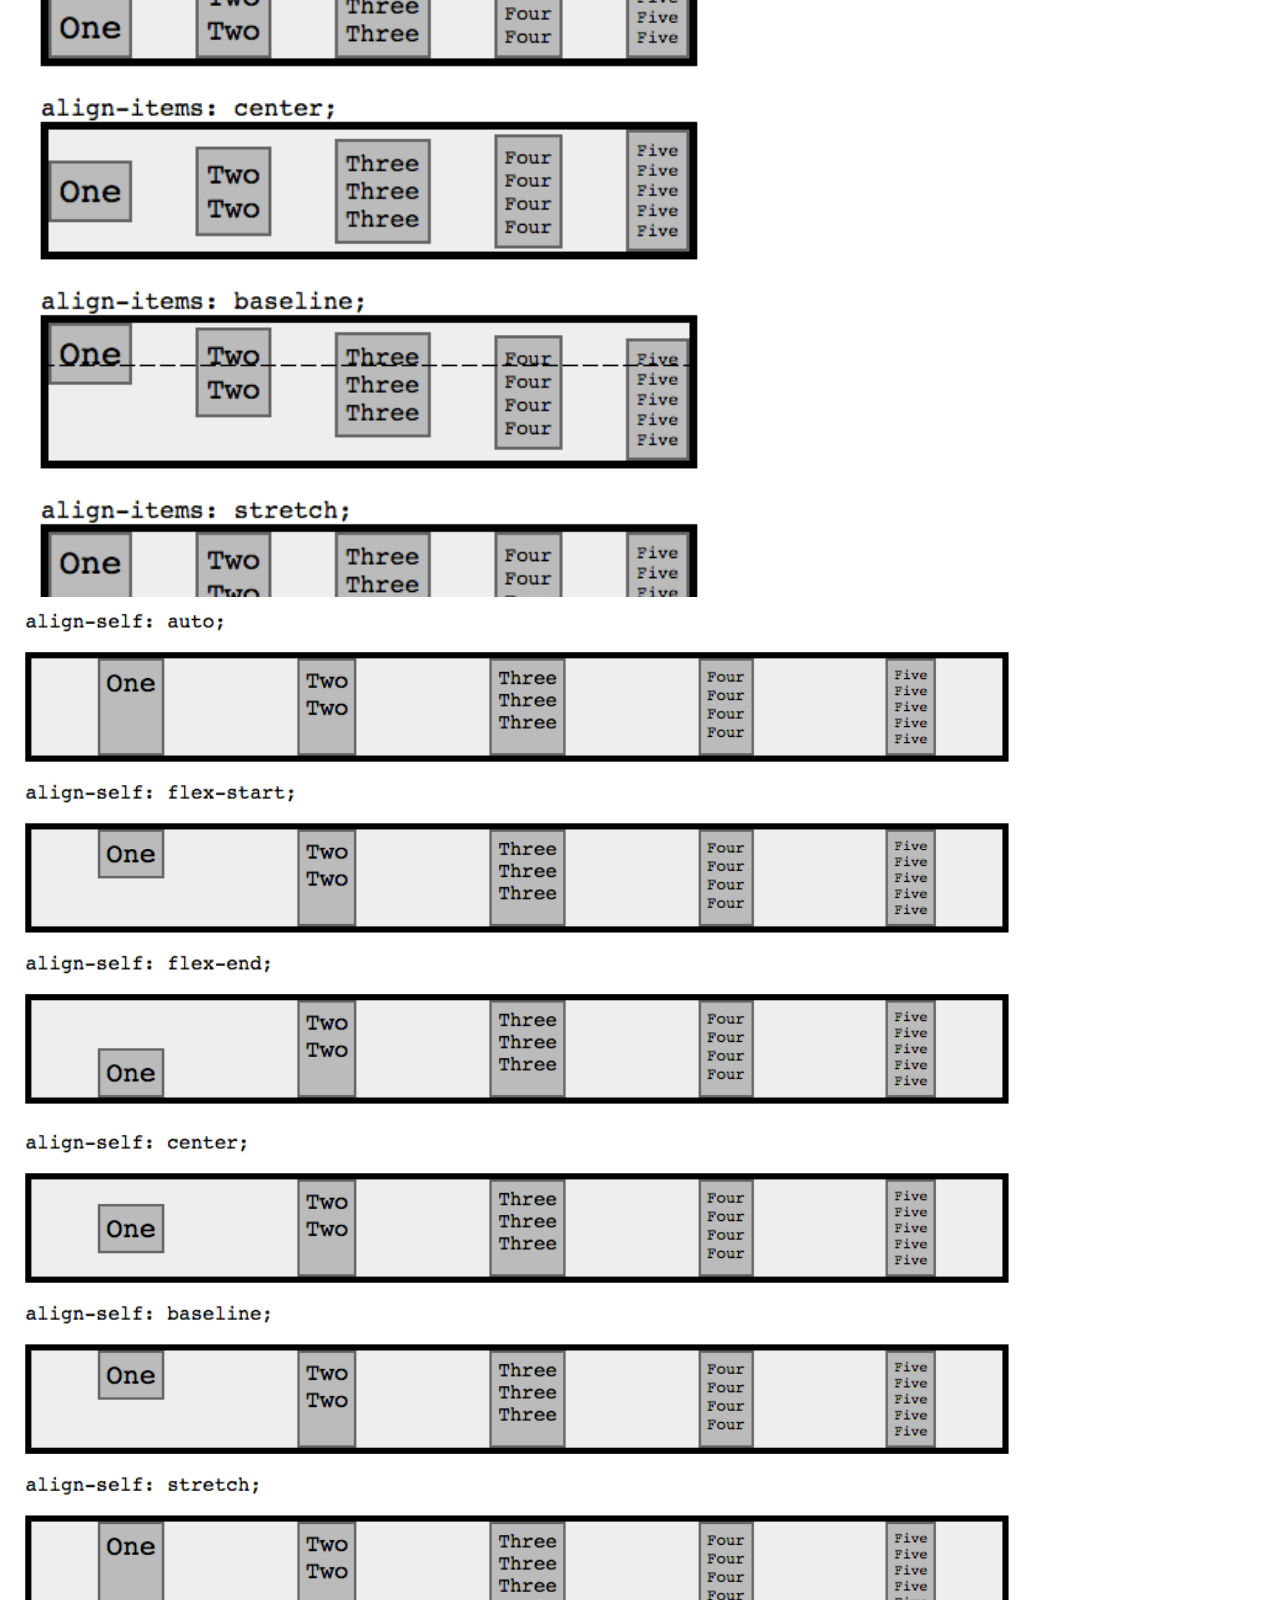
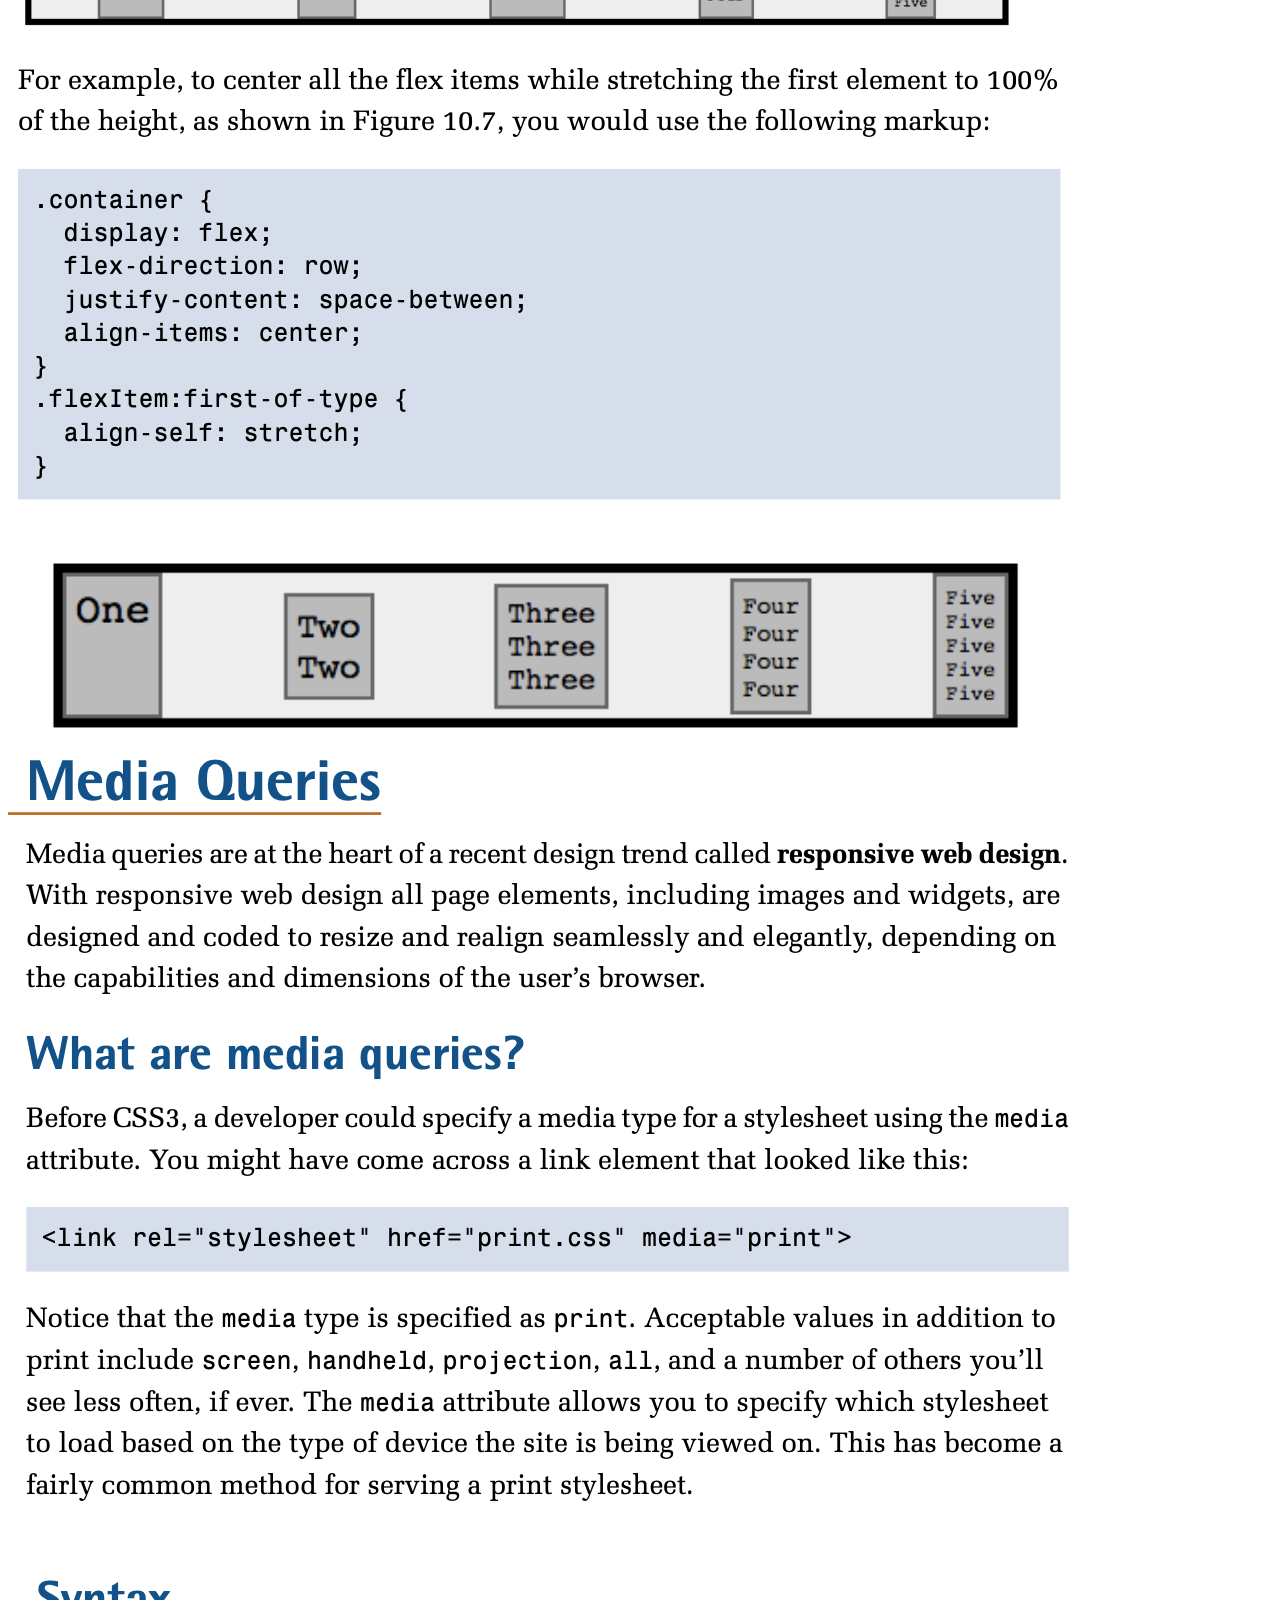
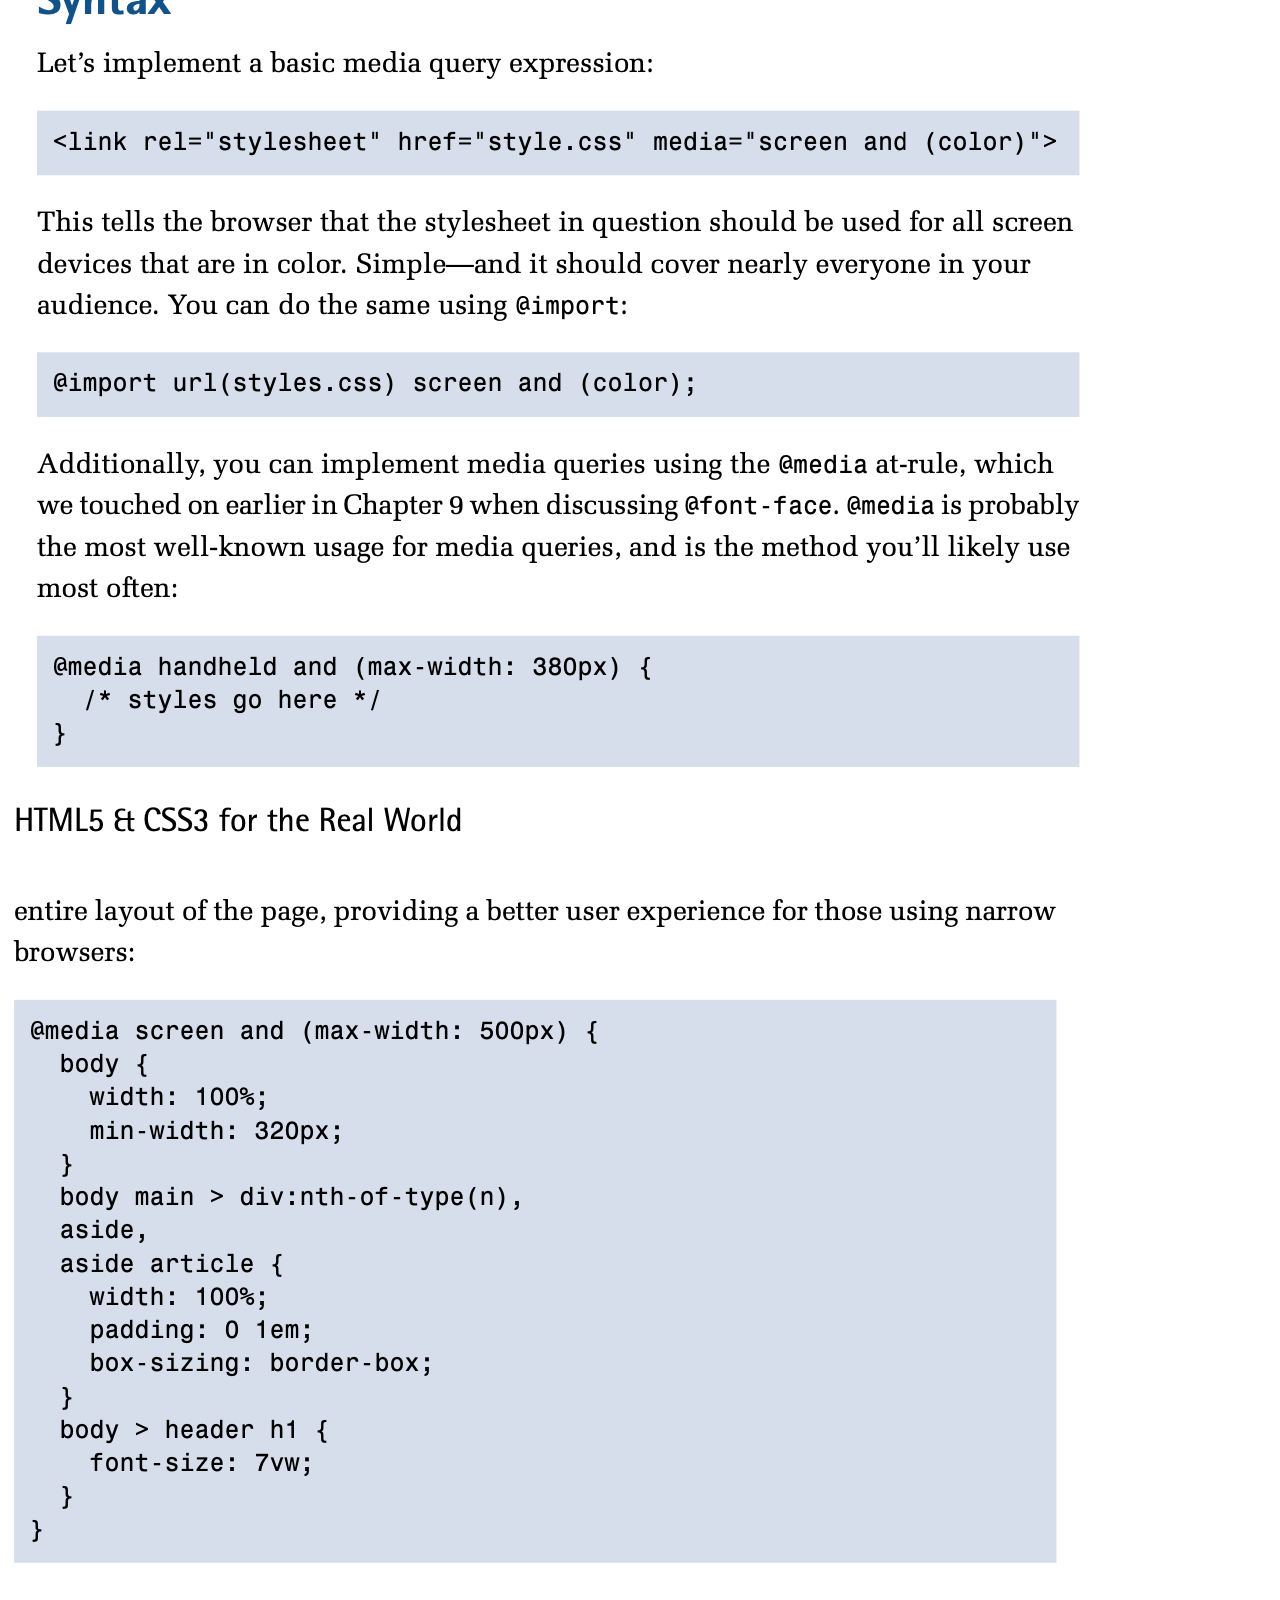
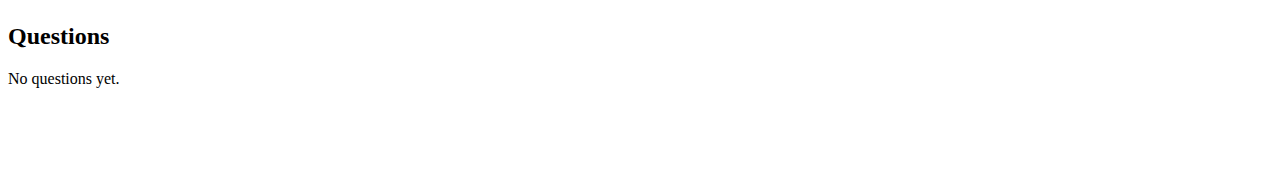
<file: week8/index.html>
<!DOCTYPE html>
<html lang="en">
<head>
    <meta charset="UTF-8">
    <meta http-equiv="X-UA-Compatible" content="IE=edge">
    <meta name="viewport" content="width=device-width, initial-scale=1.0">
    <title>WDD 330 portfolio</title>
</head>
<body>
    <main>
        <div class="header">
            <h1>Week 8</h1>
        </div>
        <br>

        <img src="1.png">
        <img src="2.png">
        <img src="3.png">
        <img src="4.png">
        <img src="5.png">
        <img src="6.png">
        <img src="7.png">
        <img src="8.png">
        <img src="9.png">
        <img src="10.png">
        <img src="11.png">
        <img src="12.png">
        <img src="13.png">
        <img src="14.png">
        <img src="15.png">
        <img src="16.png">
        <img src="17.png">
        <img src="18.png">
        <img src="19.png">
        <img src="20.png">
        <img src="21.png">
        <img src="22.png">
        <img src="23.png">
        <img src="24.png">
        <img src="25.png">
        
        <br>
        <br>
        
        <h2>Questions</h2>
        <p>No questions yet.</p>
        <br>
        <br>
        <br>
        <br>
        
    </main>
</body>
</html>
</file>
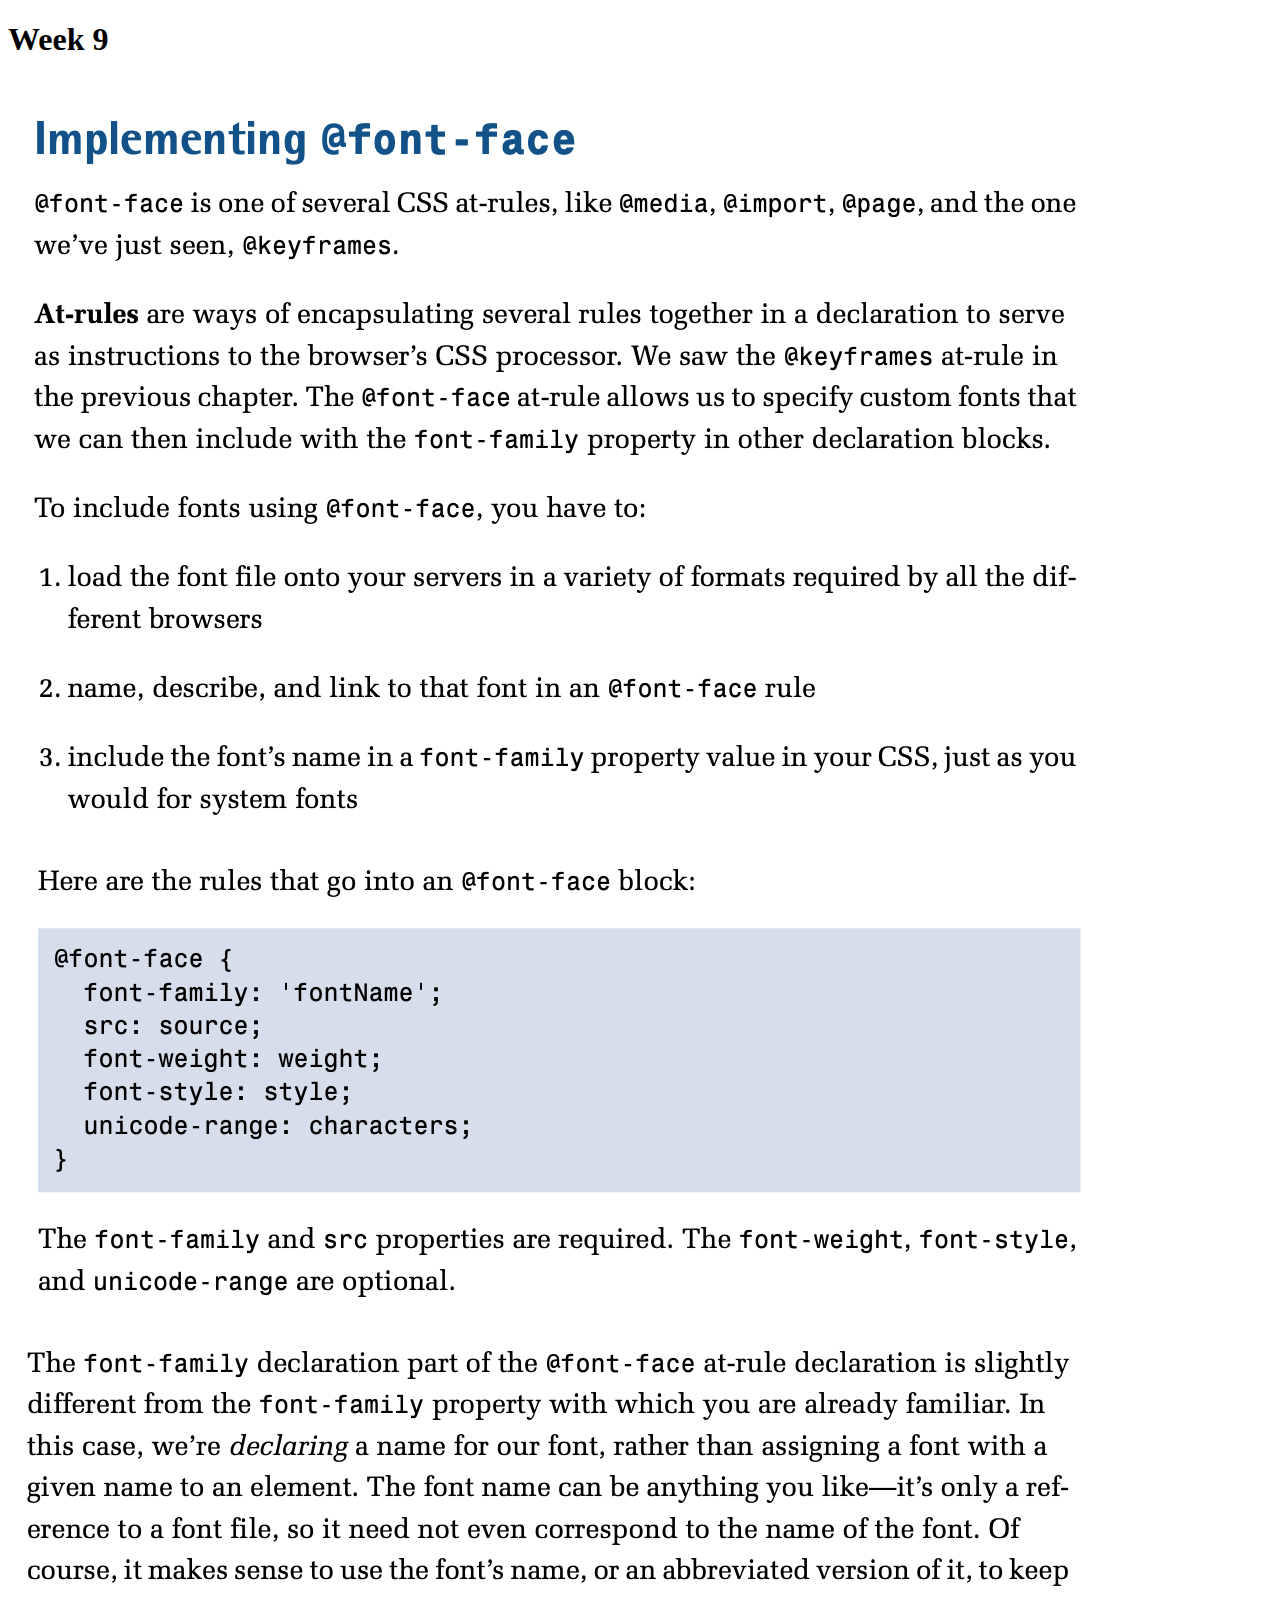
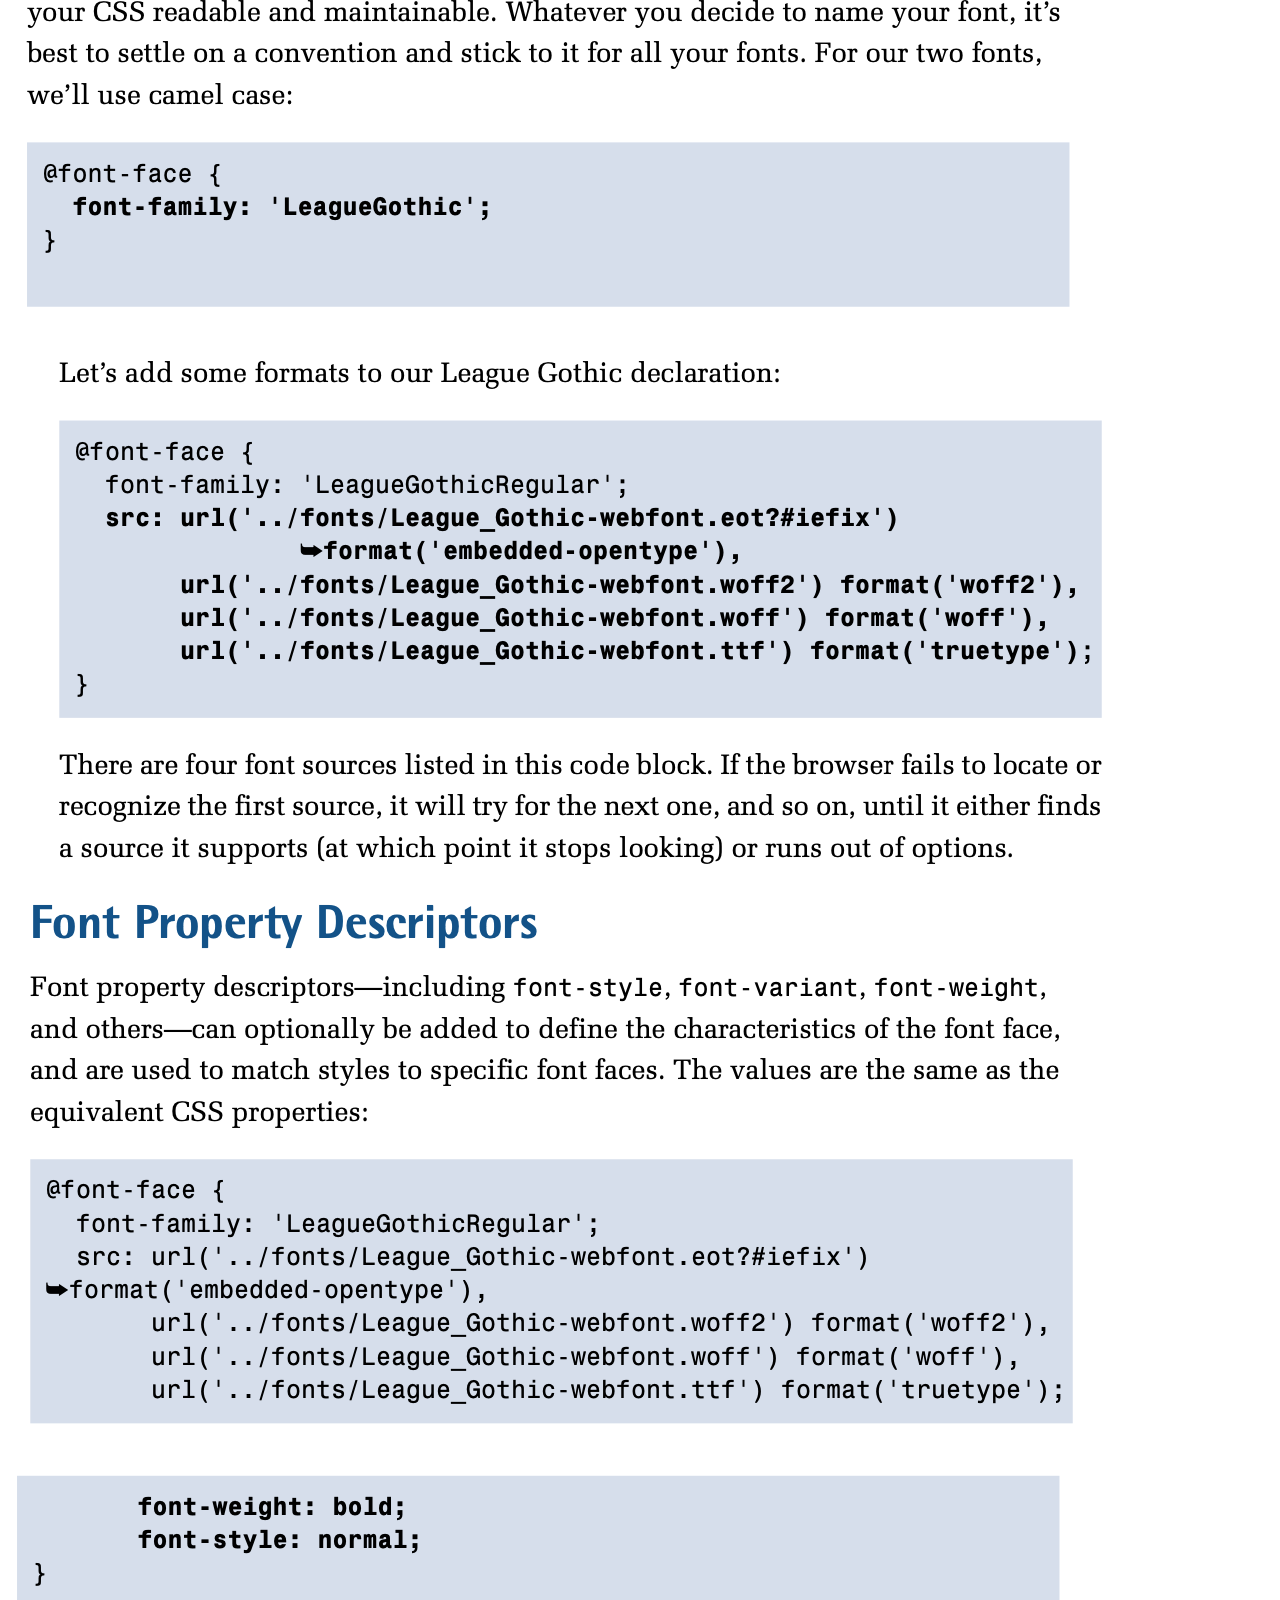
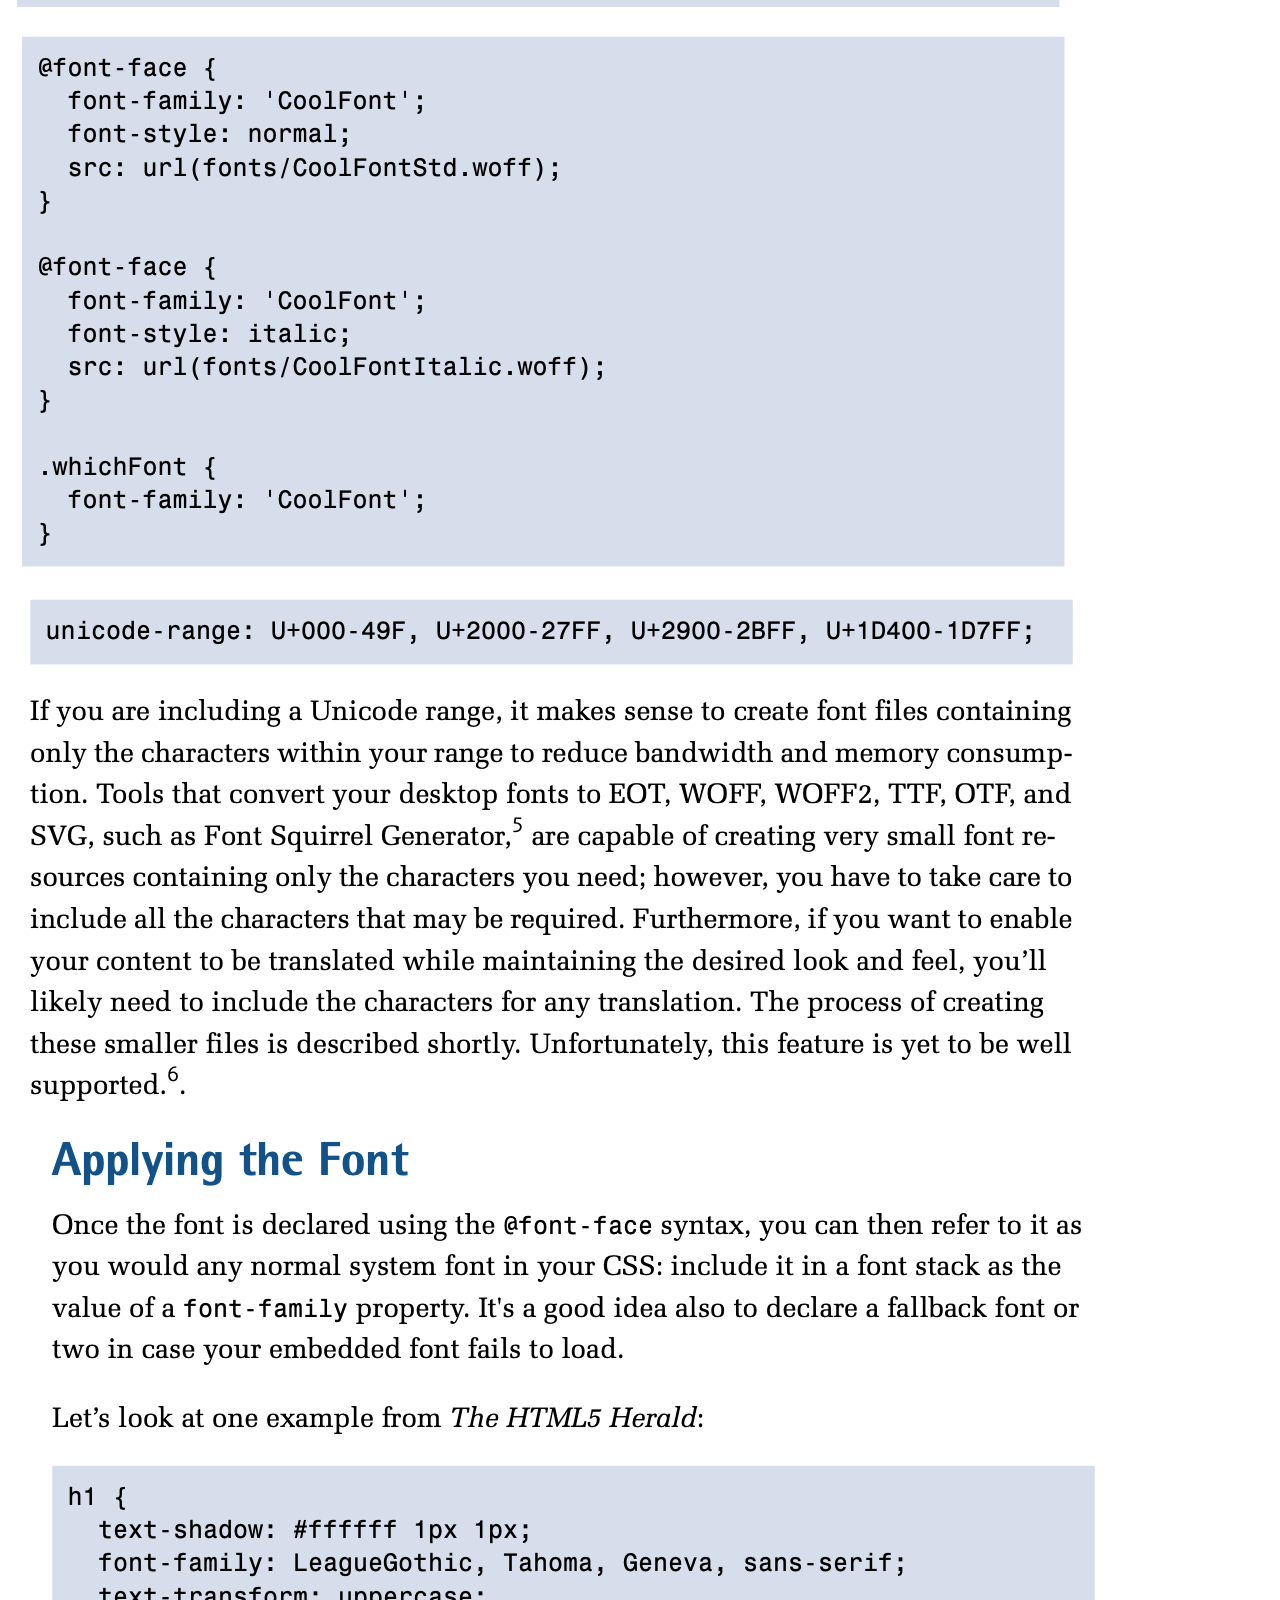
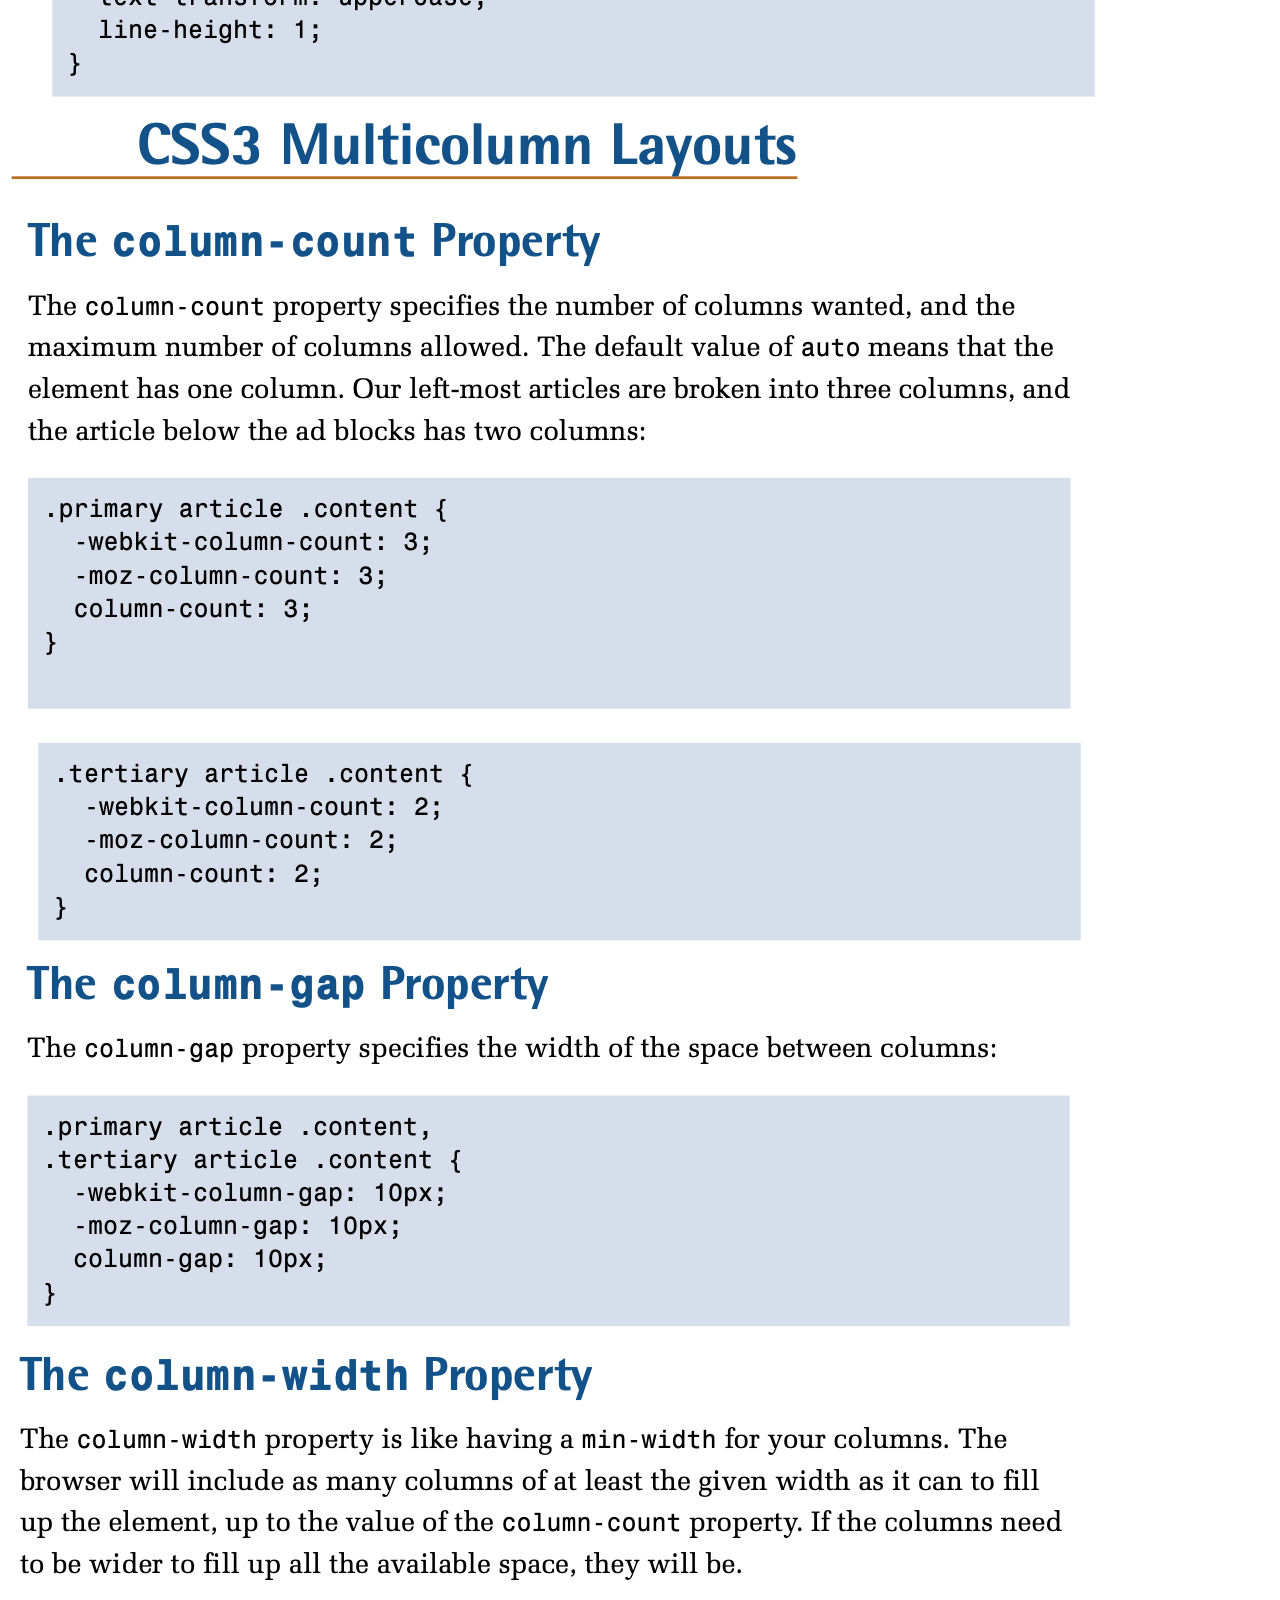
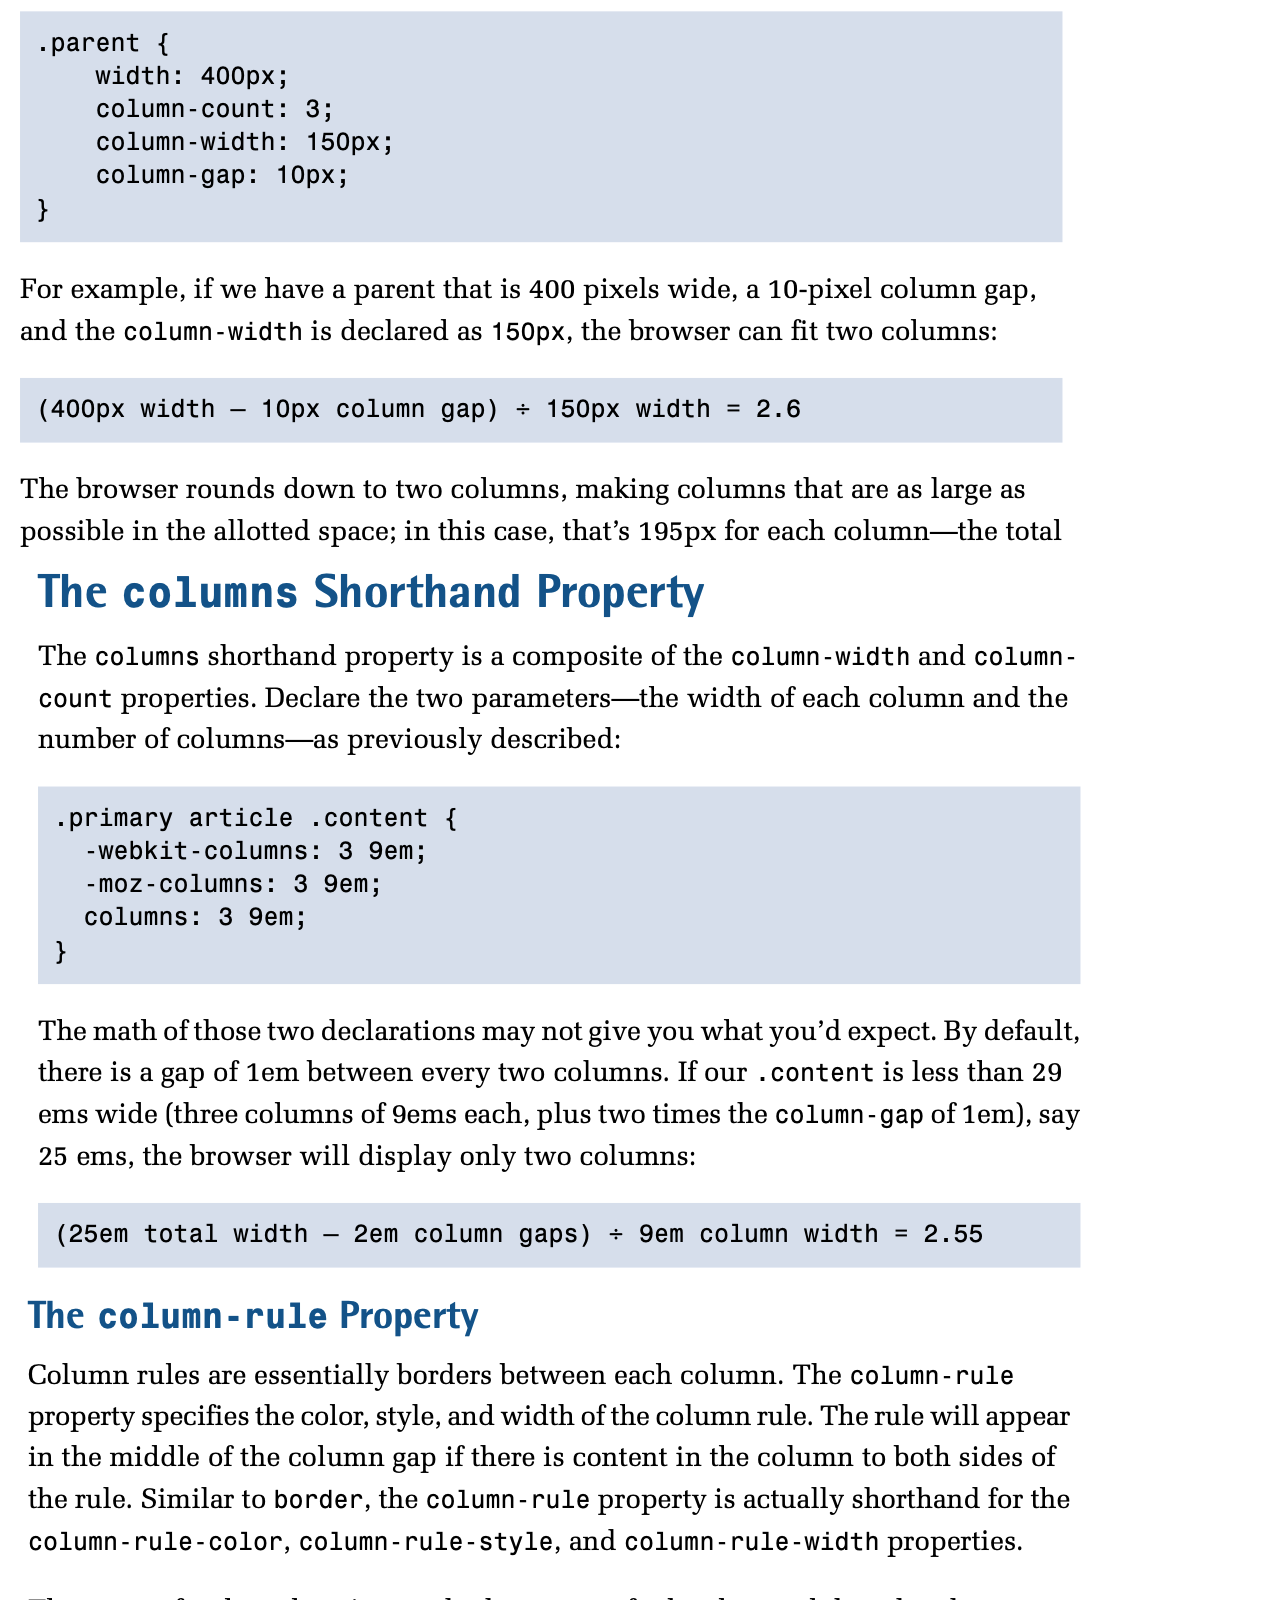
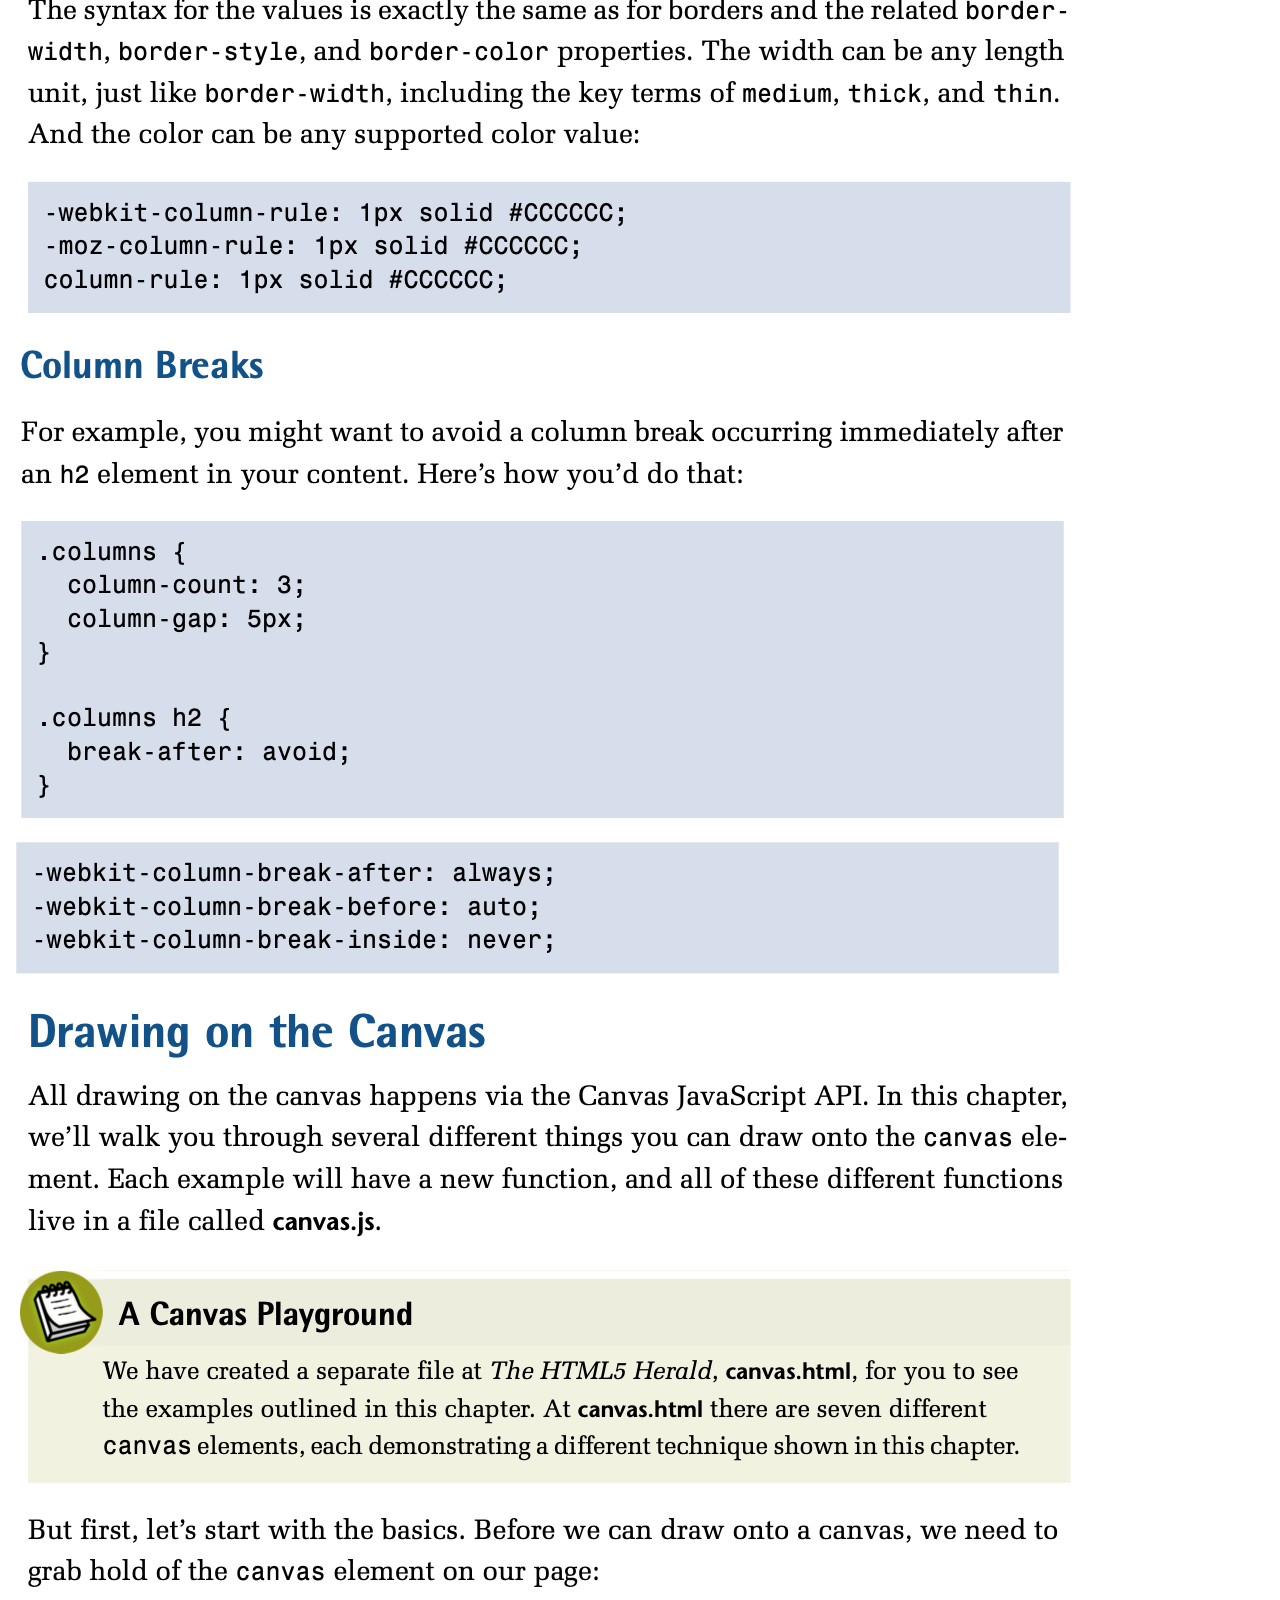
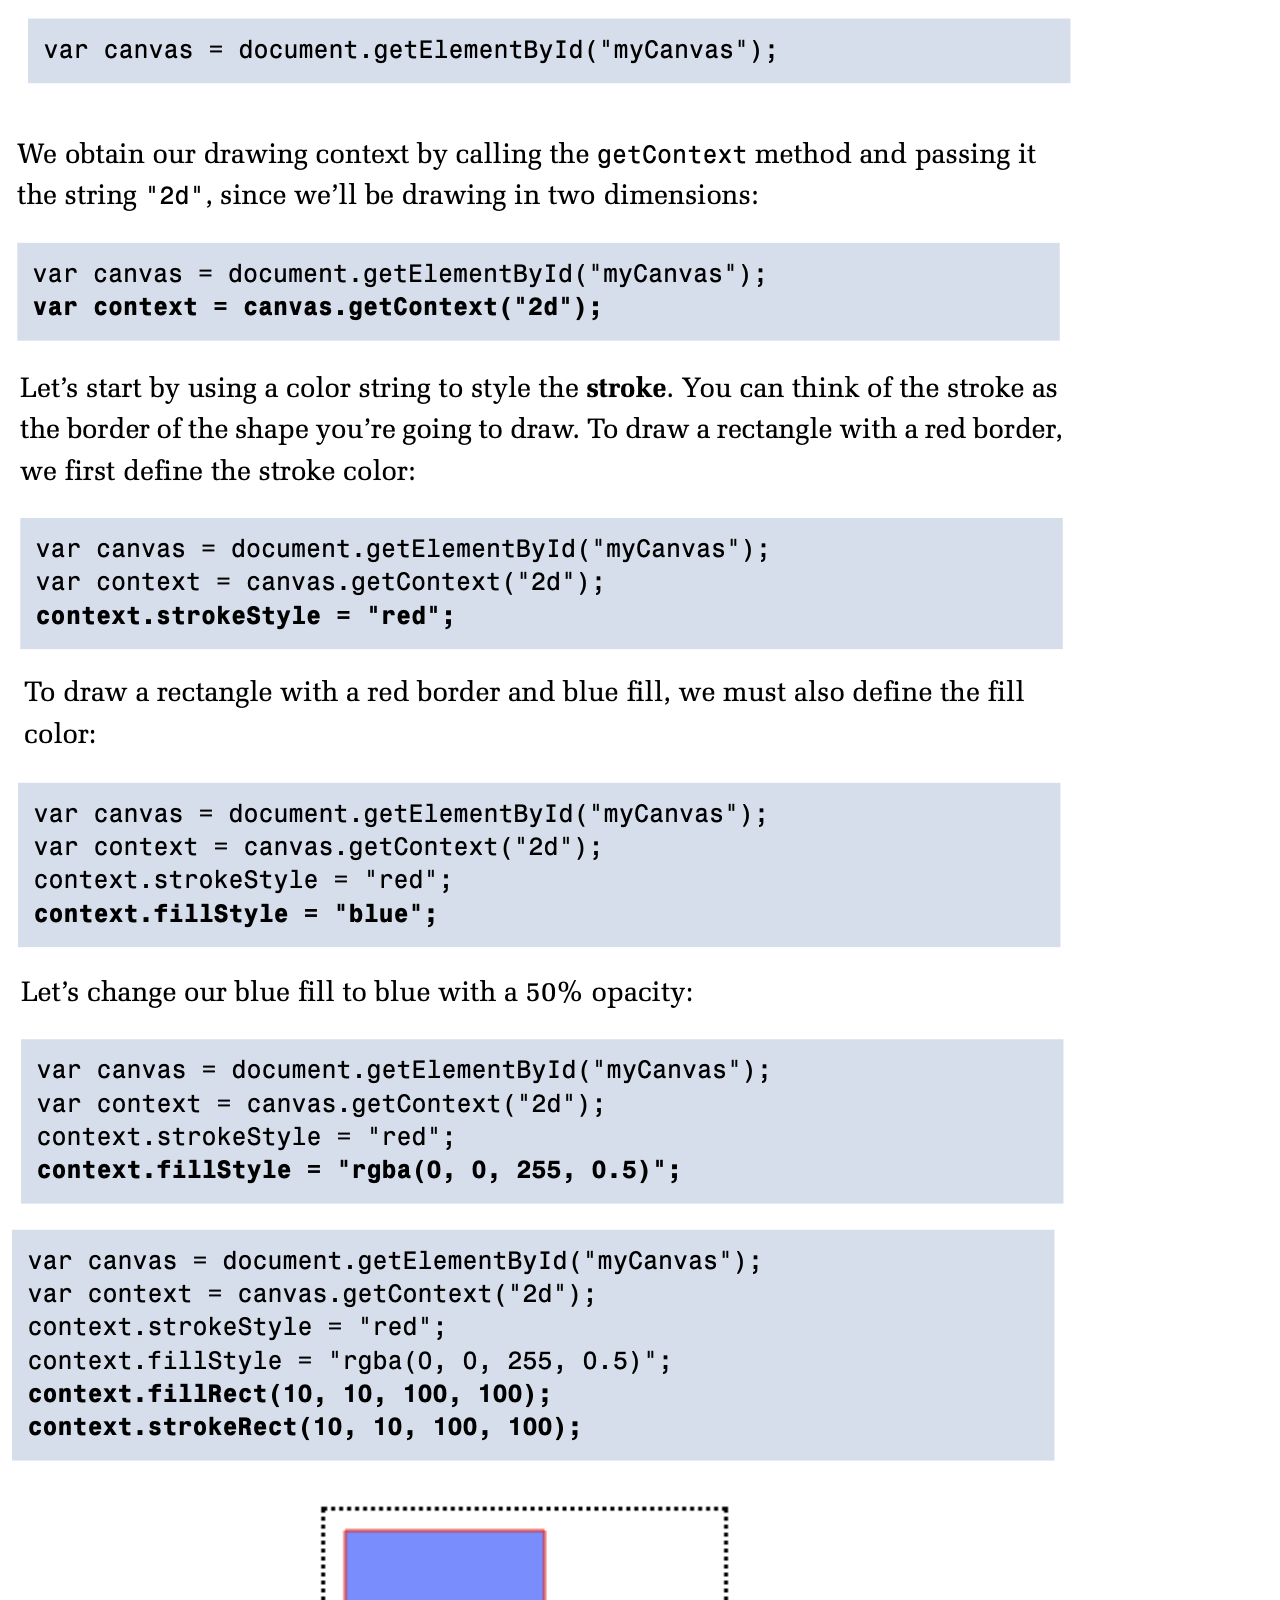
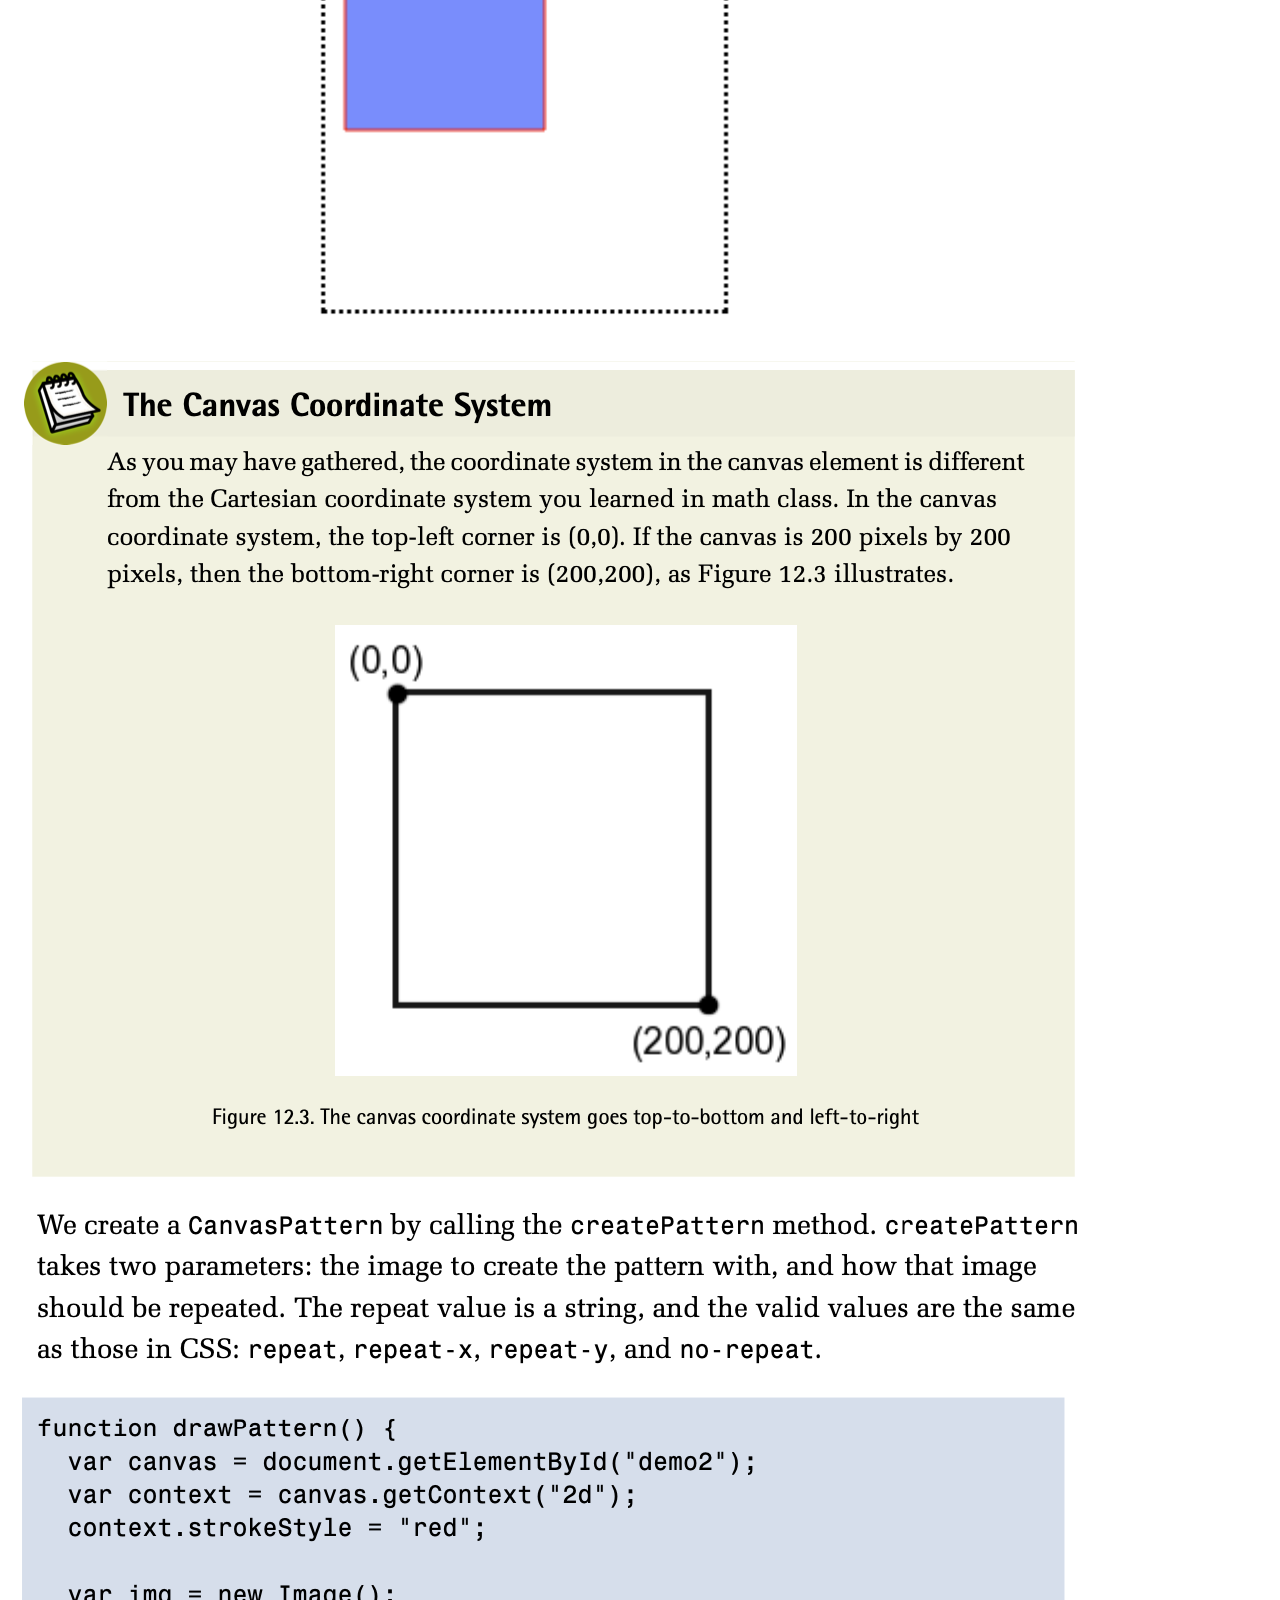
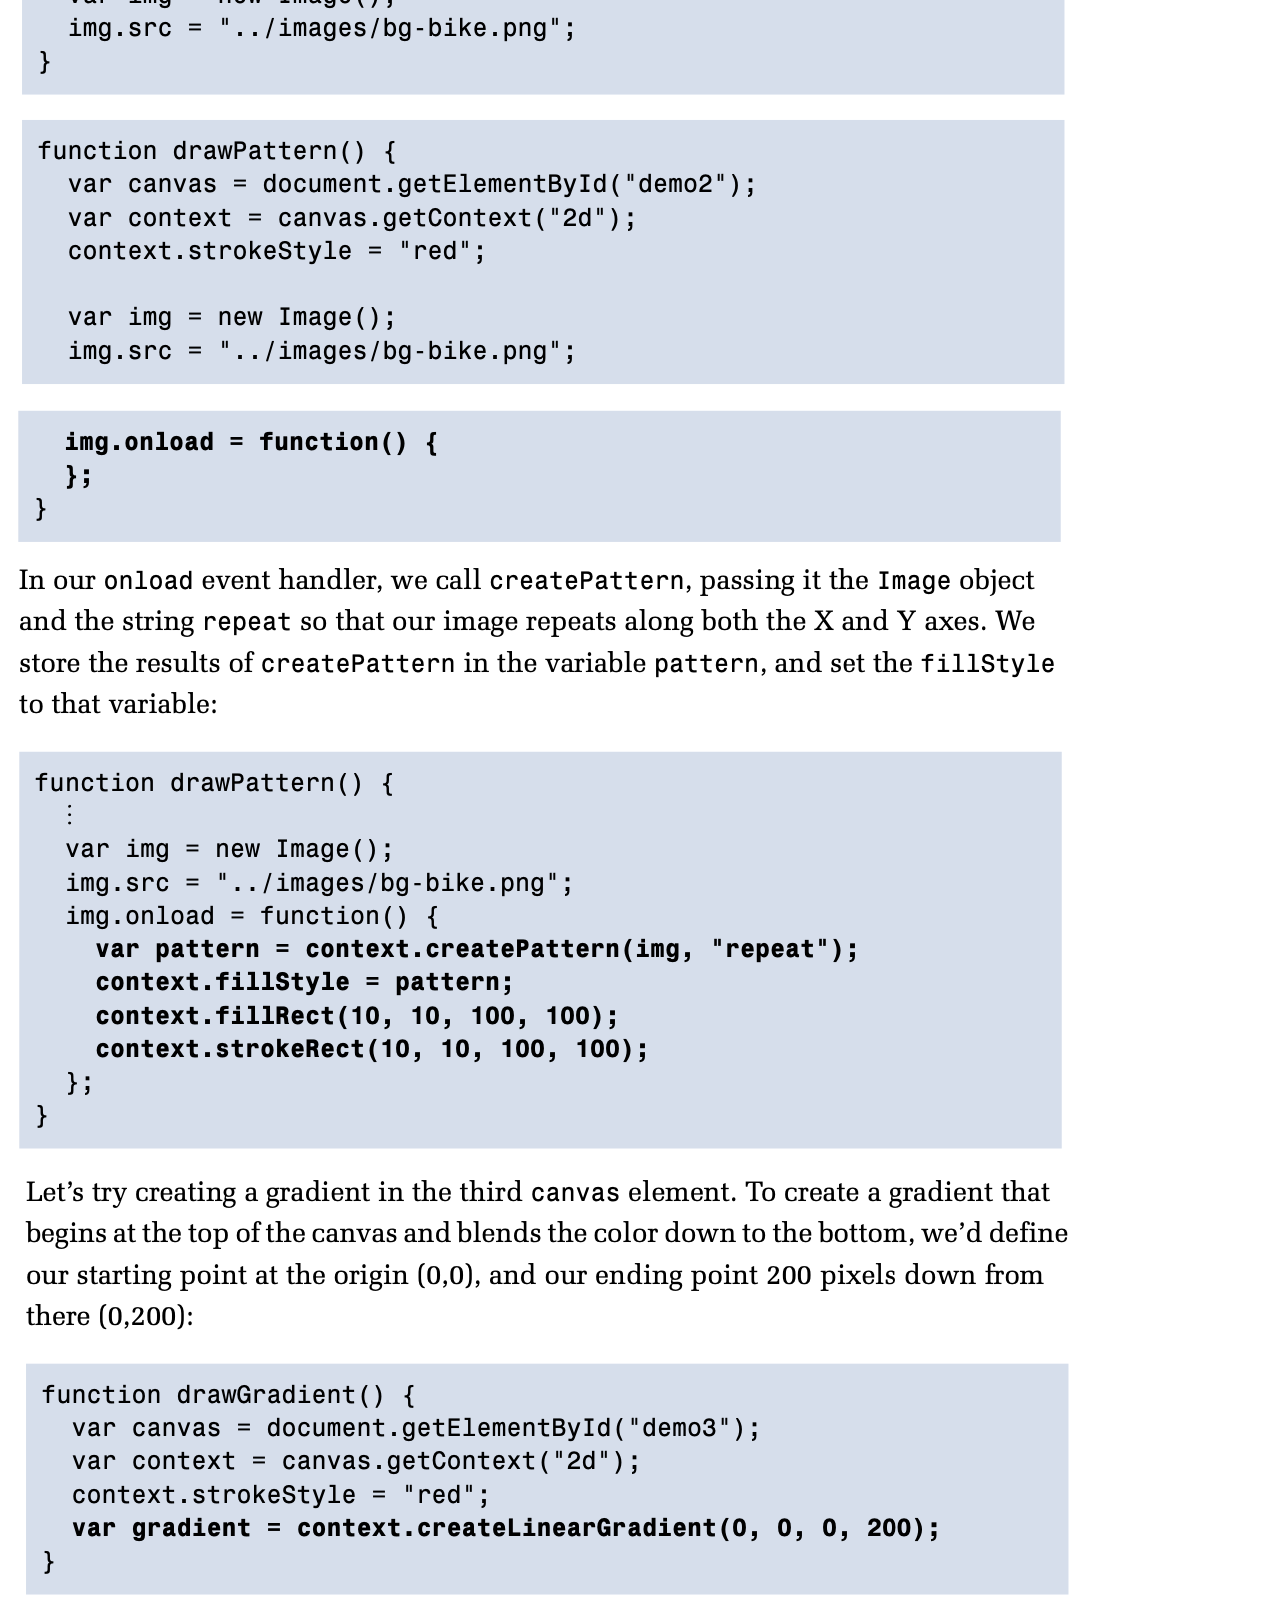
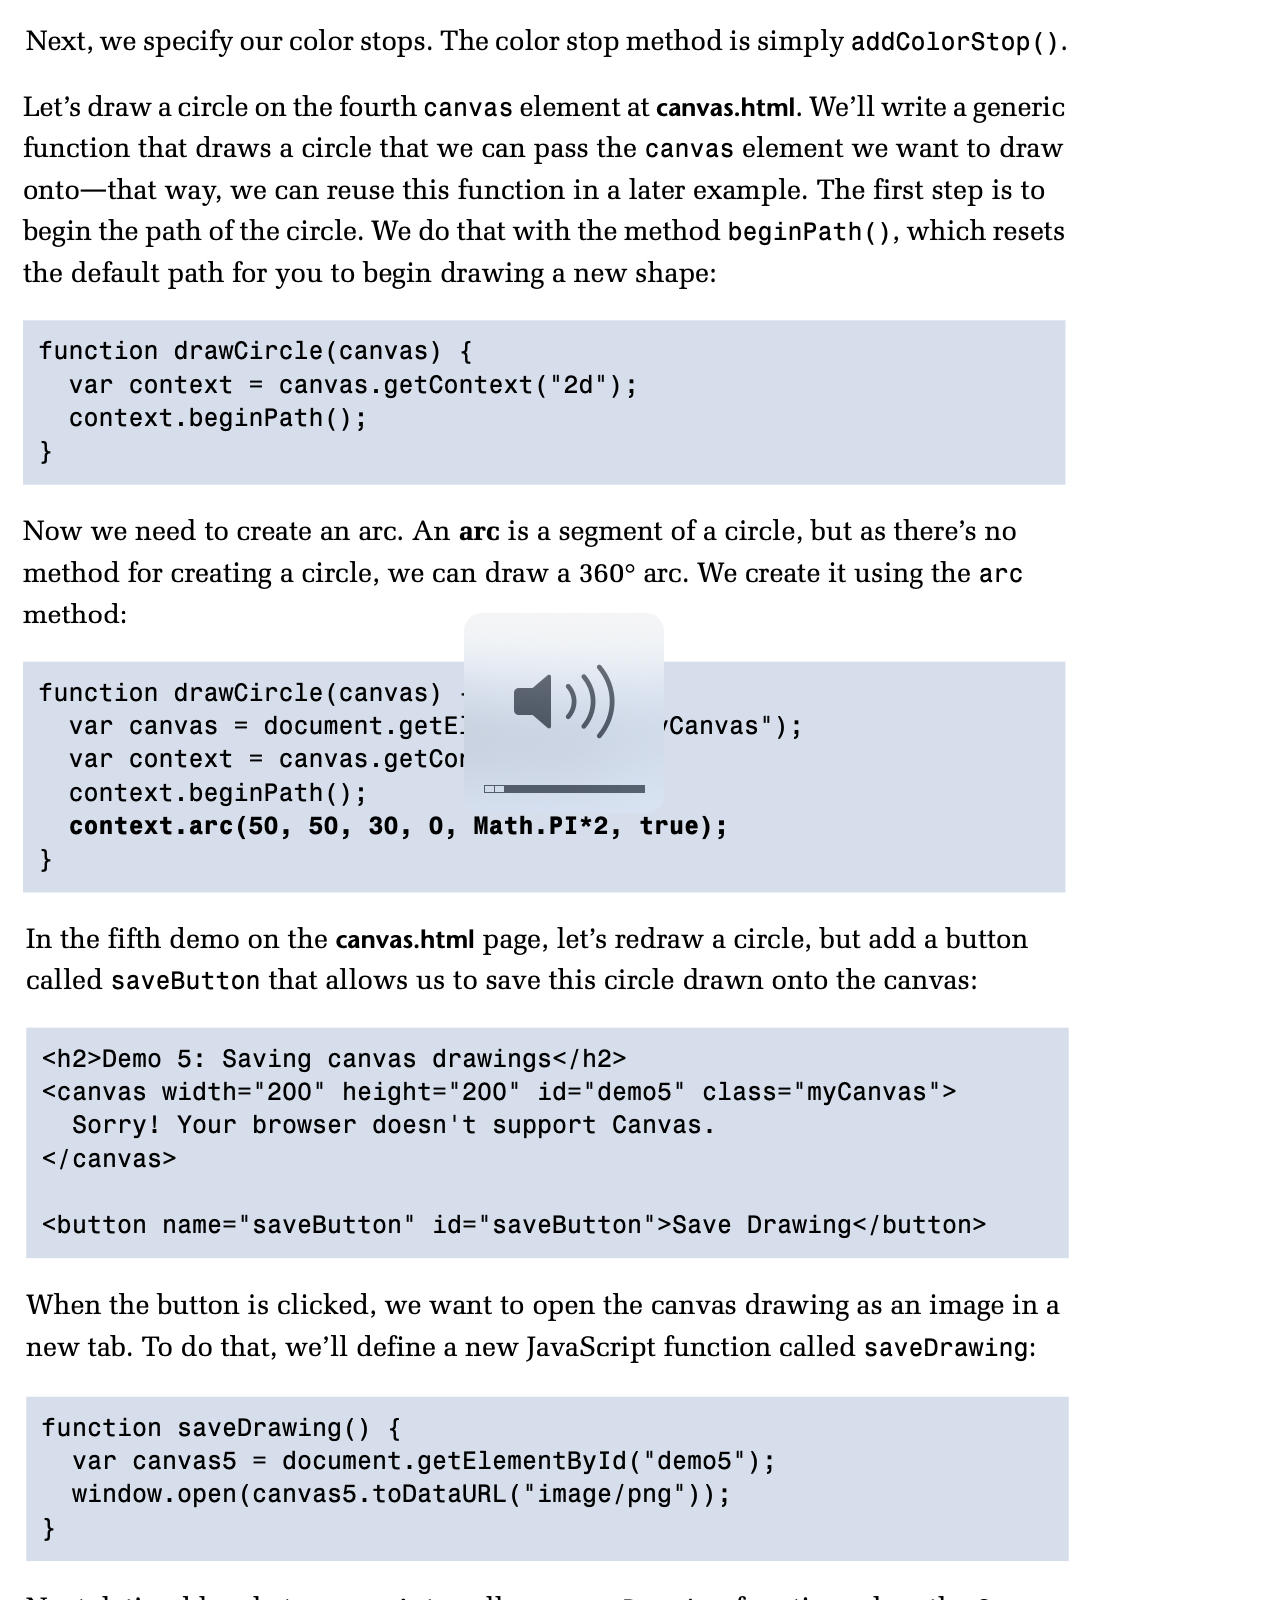
<file: week9/index.html>
<!DOCTYPE html>
<html lang="en">
<head>
    <meta charset="UTF-8">
    <meta http-equiv="X-UA-Compatible" content="IE=edge">
    <meta name="viewport" content="width=device-width, initial-scale=1.0">
    <title>WDD 330 portfolio</title>
</head>
<body>
    <main>
        <div class="header">
            <h1>Week 9</h1>
        </div>
        <br>

        <img src="1.png">
        <img src="2.png">
        <img src="3.png">
        <img src="4.png">
        <img src="5.png">
        <img src="6.png">
        <img src="7.png">
        <img src="8.png">
        <img src="9.png">
        <img src="10.png">
        <img src="11.png">
        <img src="12.png">
        <img src="13.png">
        <img src="14.png">
        <img src="15.png">
        <img src="16.png">
        <img src="17.png">
        <img src="18.png">
        <img src="19.png">
        <img src="20.png">
        <img src="21.png">
        <img src="22.png">
        <img src="23.png">
        <img src="24.png">
        <img src="25.png">
        <img src="26.png">
        <img src="27.png">
        <img src="28.png">
        <img src="29.png">
        <img src="30.png">
        <img src="31.png">
        <img src="32.png">
        <img src="33.png">
        <img src="34.png">
        <img src="35.png">
        <img src="36.png">
        <img src="37.png">
        <img src="38.png">
        
        <br>
        <br>
        
        <h2>Questions</h2>
        <p>No questions yet.</p>
        <br>
        <br>
        <br>
        <br>
        
    </main>
</body>
</html>
</file>
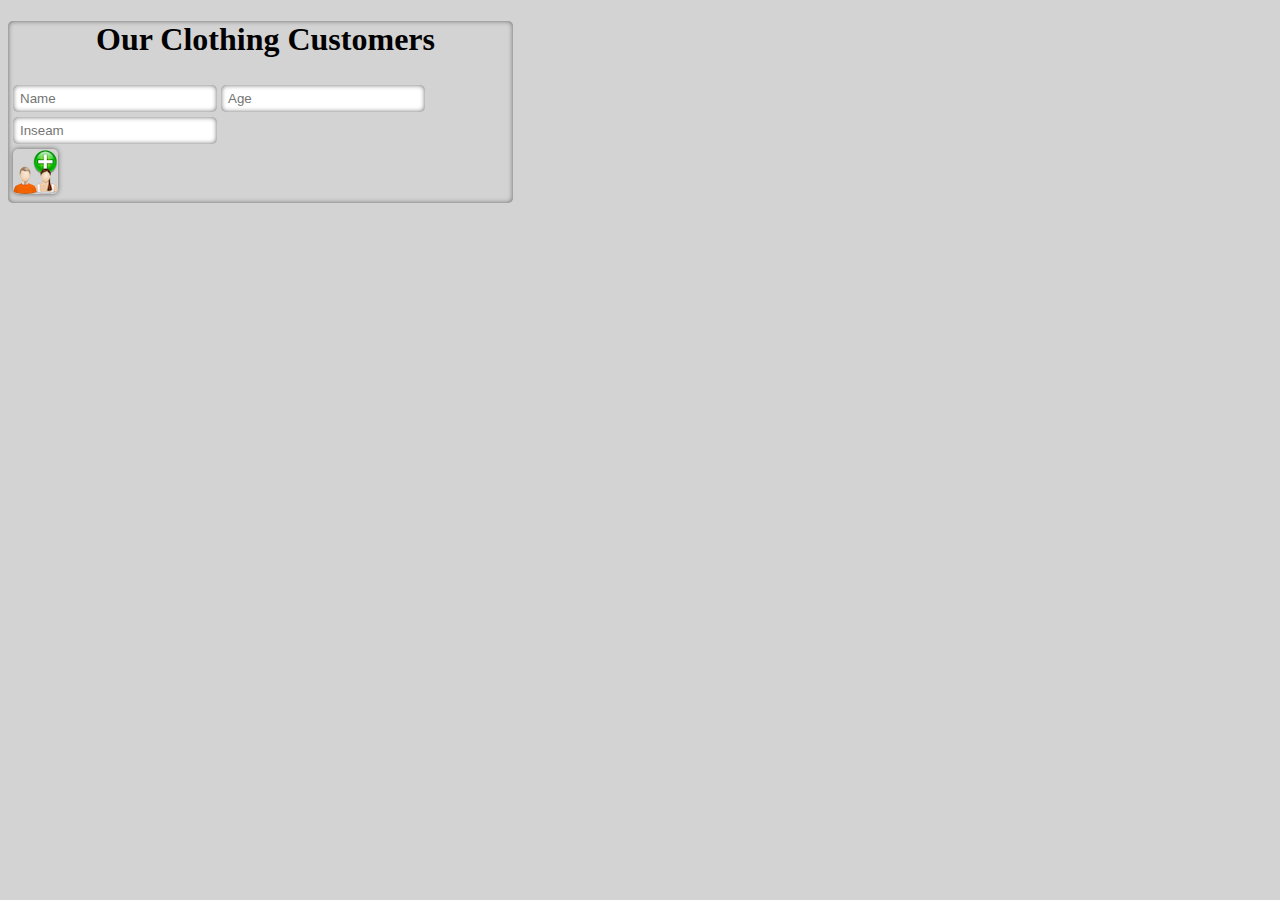
<file: week1/doing_stuff/customers.html>
<!doctype html>
<html>
<head>
  <title>Customers</title>
  <script>
  	function addAndSaveCustomer(){
  		var aName = document.getElementById("name_input").value
  		var anAge = document.getElementById("age_input").value * 1
  		var anInseam = document.getElementById("inseam_input").value * 1
  		var aClothingCustomer = {
  			"name":aName,
  			"age":anAge,
  			"inseam":anInseam
  		}
  		var allCustomers = null
		var storedCustomersString = localStorage["all_customers"]
		if(storedCustomersString == null){
			allCustomers = []
		}
		else{
			allCustomers = JSON.parse(storedCustomersString)
		}
		allCustomers.push(aClothingCustomer)
		var allCusomersString = JSON.stringify(allCustomers)
		localStorage["all_customers"] = allCusomersString
		showAllCustomers()

		document.getElementById("name_input").value = null
		document.getElementById("age_input").value  = null
		document.getElementById("inseam_input").value = null
  	}
  	function showAllCustomers(){
  		var storedCustomersString = localStorage["all_customers"]
		if(storedCustomersString != null){
			var allCustomers = JSON.parse(storedCustomersString)
			var customerDisplayer = document.getElementById("all_customers_display")
	  		customerDisplayer.innerHTML = null
	  		var numberOfCustomers = allCustomers.length
	  		for (var i = 0; i < allCustomers.length; i++) {
	  			var aClothingCustomer = allCustomers[i]
	  			customerDisplayer.innerHTML += "<hr><p>Customer: "+ aClothingCustomer["name"] +"</p>"+"<p>Age: "+ aClothingCustomer["age"] +"</p>"+"<p>Inseam: "+ aClothingCustomer["inseam"] +"</p>"
	  		}
		}
  	}
  </script>

  <style>

  	h1{
  		text-align: center;
  	}
  	body{
  		background-color: LightGrey;
  	}
  	input{
  		margin-top: 5px;
		border:none; 
		border-radius:5px; 
		box-shadow:0px 0px 5px #666666 inset; 
		height:25px;
		width:200px; 
		text-indent:5px; 
	} 
	input:focus { 
		outline:none;
  	}
  	textarea{
		margin-top: 10px;
		border:none; 
		border-radius:5px; 
		box-shadow:0px 0px 5px #666666 inset;
		width:90%;
		height: 150px; 
		text-indent:5px; 
  		resize:none;
  		overflow: scroll;
  	}
  	#customer_entry_area{
  		width: 500px;
  		padding-left: 5px;
		border:none; 
		border-radius:5px; 
		box-shadow:0px 0px 5px #666666 inset; 
		text-indent:5px; 
  	}
  	img{
  		margin-top: 5px;
  		margin-bottom: 5px;
		border:none; 
		border-radius:5px; 
		box-shadow:0px 0px 5px #666666;
	} 
  </style>
</head>

<body onload="showAllCustomers()">
	<section id="customer_entry_area">
		<h1>Our Clothing Customers</h1>
		<input id="name_input" placeholder="Name"></input>
		<input id="age_input" placeholder="Age"></input>
		<input id="inseam_input" placeholder="Inseam"></input>
		<br>
		<img src="add_customer.png" onclick="addAndSaveCustomer()"></img>
	</section>
	<section id="all_customers_display"></section>
</body>
</html>
</file>
<file: style.css>
@import url("https://fonts.googleapis.com/css2?family=Roboto:wght@100;400;900&display=swap");

* {
    font-family: Roboto, sans-serif;
    font-weight: 400;
    box-sizing: border-box;
    margin: 0;
    padding: 0;
}

h2 {
    margin-left: 3rem;
    margin-bottom: 1rem;
    font-weight: 900;
}

h3 {
    margin-left: 3rem;
    margin-top: 1rem;
    margin-bottom: 1rem;
    font-weight: 900;
}

li, p {
    margin-left: 5rem;
    margin-right: 30rem;
}

.header {
    background-color: #bddaf3;
    padding: 2rem;
    margin-bottom: 2rem;
}

.back {
    background-color: #bddaf3;
    border-radius: 20px;
    text-align: center;

    width: 200px;
    padding: 1rem;
    margin: 2rem;
}

.back a {
    text-decoration: none;
    font-weight: 900;
}
</file>
<file: RubikScrambler/style.css>
@import url('https://fonts.googleapis.com/css2?family=Rubik:ital,wght@0,300;0,500;0,900;1,300;1,500;1,900&display=swap');

/*  MAIN ELEMENTS  */

* {
    box-sizing: border-box;
    padding: 0;
    margin: 0;
    font-family: 'Rubik';
}

body {
    background-color: rgb(89, 125, 224);
}

h1 {
    font-weight: 700;
    font-size: 5rem;
    color: white;
}

p {
    font-weight: 100;
    font-size: 2rem;
}

footer p {
    font-size: 1rem;
}


/*  HEADER - MAIN - FOOTER  */

header {
    width: 100%;
    display: flex;
    justify-content: center;
    margin-top: 7rem;
}

main {
    width: 100%;
    display: flex;
    justify-content: center;
}

footer {
    width: 100%;
    display: flex;
    justify-content: center;
    margin: 5rem 0;
}


/*  IDs AND CLASSES  */
#main {
    display: flex;
    flex-direction: column;
    align-items: center;
}

#scramble {
    font-size: 2rem;
    margin-top: 6rem;
}

#scramble-btn {
    background-color: white;
    border: none;
    border-radius: 5px;
    color: rgb(227, 128, 47);
    cursor: pointer;
    display: inline-block;
    font-size: 26px;
    margin: 0.5rem 0 0.1rem 0 ;
    padding: 20px 0;
    width: 258px;
}

#save-btn {
    background-color: white;
    border: none;
    border-radius: 5px;
    color: rgb(227, 128, 47);
    cursor: pointer;
    display: inline-block;
    font-size: 26px;
    margin: 1rem;
    padding: 20px 0;
    width: 258px;
}

#button-start, #button-stop, #button-reset {
    background-color: white;
    border: none;
    border-radius: 5px;
    color: rgb(227, 128, 47);
    cursor: pointer;
    display: inline-block;
    font-size: 1.5rem;
    margin: 0.1rem;

    padding: 10px;
}

header img {
    margin: 0 3rem;
}

span, p {
    font-size: 10rem;
    margin: 2rem 0;
}

input {
    padding: 0.3rem;
    font-size: 1rem;
    border: none;
    border-radius: 0.2rem;
}

li {
    color: white;
    padding: 0.3rem;
    border-radius: 0.2rem;
    text-decoration: none;
    list-style: none;
}

.timeList {
    display: flex;
    flex-direction: column;
}

#spotifyFrame {
    margin-top: 5rem;
}

.container {
    display: flex;
    flex-direction: column;
    justify-content: center;
    align-items: center;
    margin-top: 2rem;
}
</file>
<file: todoapp/style.css>
@import url('https://fonts.googleapis.com/css2?family=Roboto:wght@100;300;400&display=swap');


/* GENERAL */

* {
    box-sizing: border-box;
    margin: 0;
    padding: 0;
    font-family: 'Roboto';
    font-weight: 300;
}

ul {
    list-style: none;
}

html {
    height: 100%;
}

body {
    background: url("bg.jpg") no-repeat fixed;
    background-repeat: no-repeat;
    background-size: cover;
    
    display: flex;
    flex-direction: column;
    align-items: center;
    justify-content: center;
    height: 100%;
}

h1 {
    font-size: 4rem;
    margin-bottom: 2rem;
}

p {
    font-size: 1rem;
}

input {
    font-size: 2rem;
    padding: 0.2rem 1rem;
    border: none;
    border-radius: 3px;
    margin-bottom: 0.5rem;
}

#push {
    font-size: 2rem;
    padding-left: 0.5rem;
    padding-right: 0.5rem;
    border-radius: 3px;
    cursor: pointer;
    background-color: rgb(117, 145, 230);
    border: none;
    color: white;
}

button {
    font-size: 1rem;
    padding-left: 0.5rem;
    padding-right: 0.5rem;
    border-radius: 3px;
    cursor: pointer;
    background-color: rgb(117, 145, 230);
    border: none;
    color: white;
}


/* CLASSES AND IDS */

.task {
    background: white;
    font-size: 2rem;
    height: 3rem;
    padding: 5px 10px;
    border-radius: 3px;
    margin-top: 1rem;
    margin-bottom: 1rem;
    display: flex;
    align-items: center;
    justify-content: space-between;
    cursor: pointer;
}

.task span {
    cursor: pointer;
}

.delete {
    background-color: rgb(207, 117, 117);
    height: 100%;
    color: white;
    cursor: pointer;
    padding: 0 10px;
    margin-left: 10px;
}

#taskname {
    margin: 0 1rem;
}

.radio {
    display: inline-flex;
    overflow: hidden;
    border-radius: 3px;
}

.radio__input {
    display: none;
}

.radio__label {
    padding: 0.5rem 1rem;
    background-color: rgb(200, 204, 243);
    font-size: 1.5rem;
    cursor: pointer;
}

.radio__label:not(:last-of-type) {
    border-right: 1px solid rgb(136, 160, 198);
}
.radio__input:checked + .radio__label {
    background-color: rgb(255, 255, 255);
}

input.completed {
    width: 2rem;
    height: 2rem;
    margin: 10px 10px 10px 0;
}

form {
    margin: 2rem 0 0.5rem 0;
}

li {
    display: flex;
    align-items: center;
    justify-content: space-between;
    background-color: white;
    padding: 0.3rem;
    margin: 0.3rem;
}
</file>
